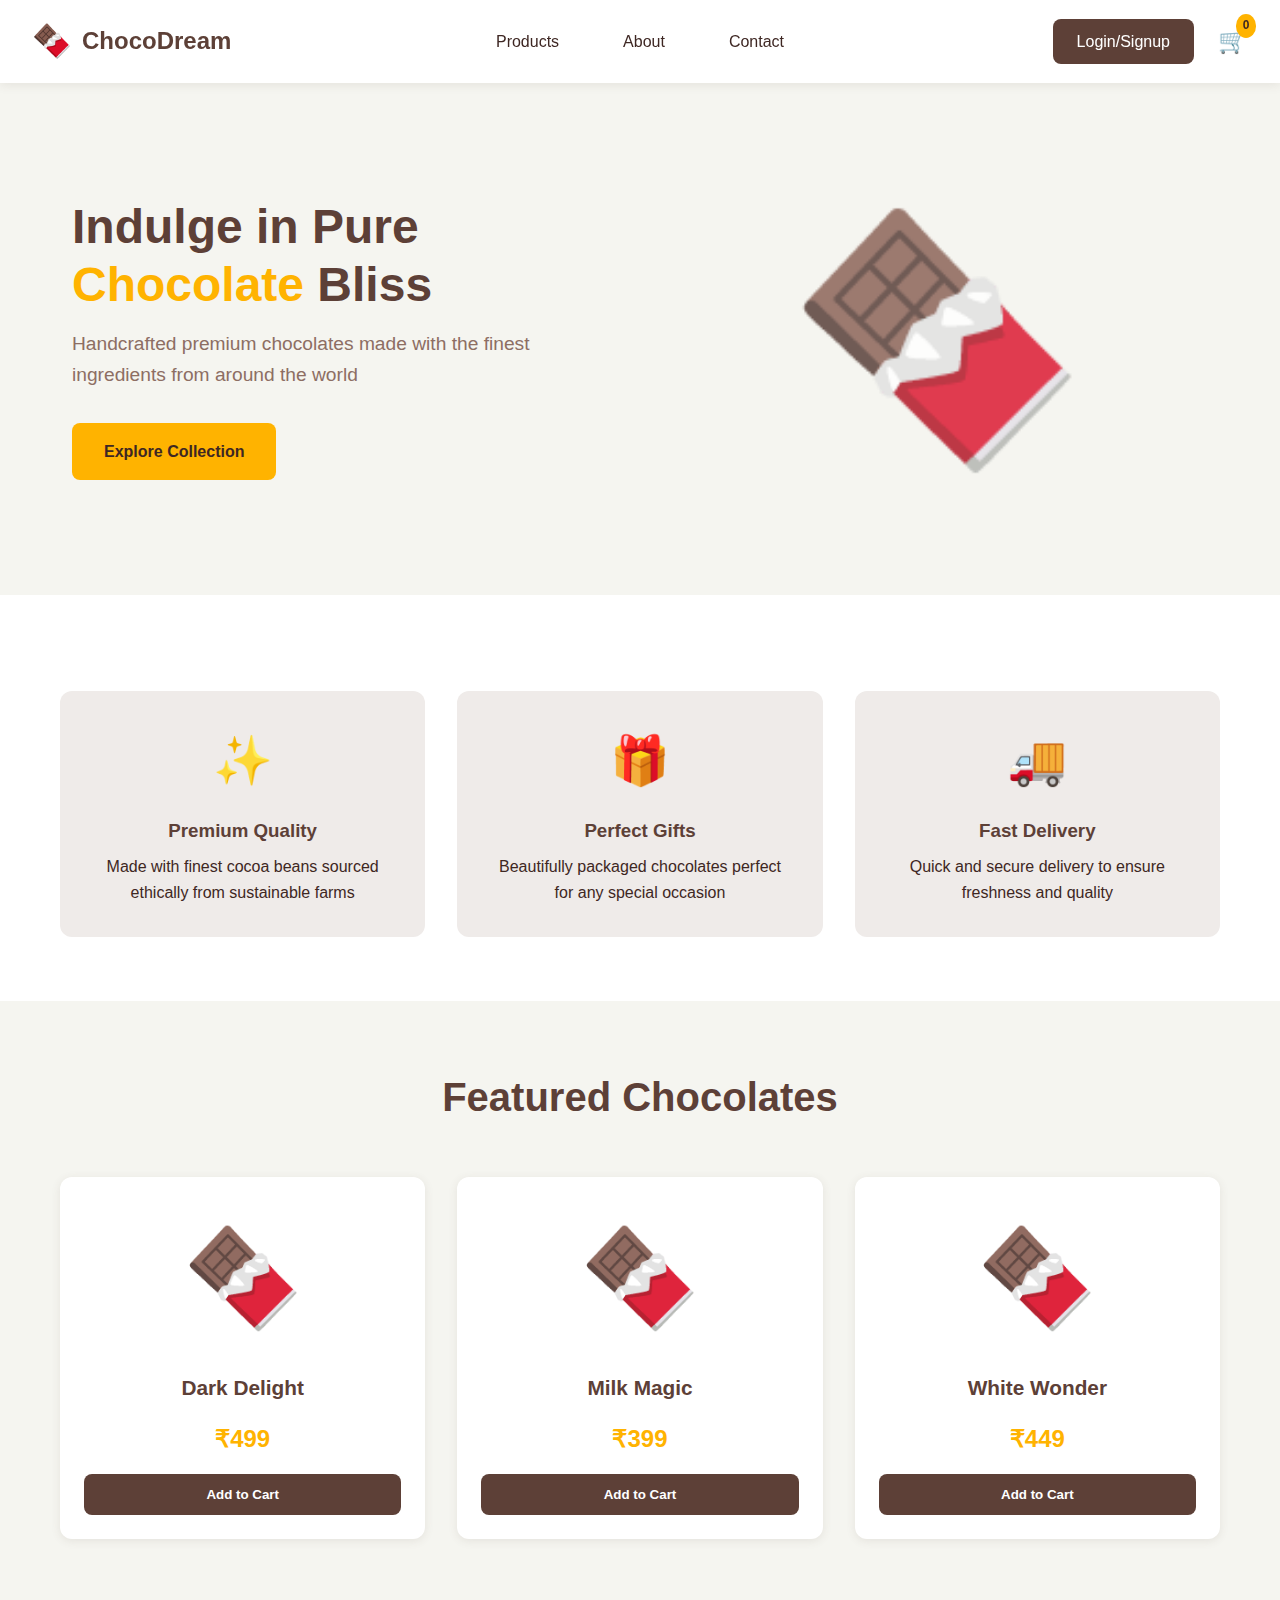
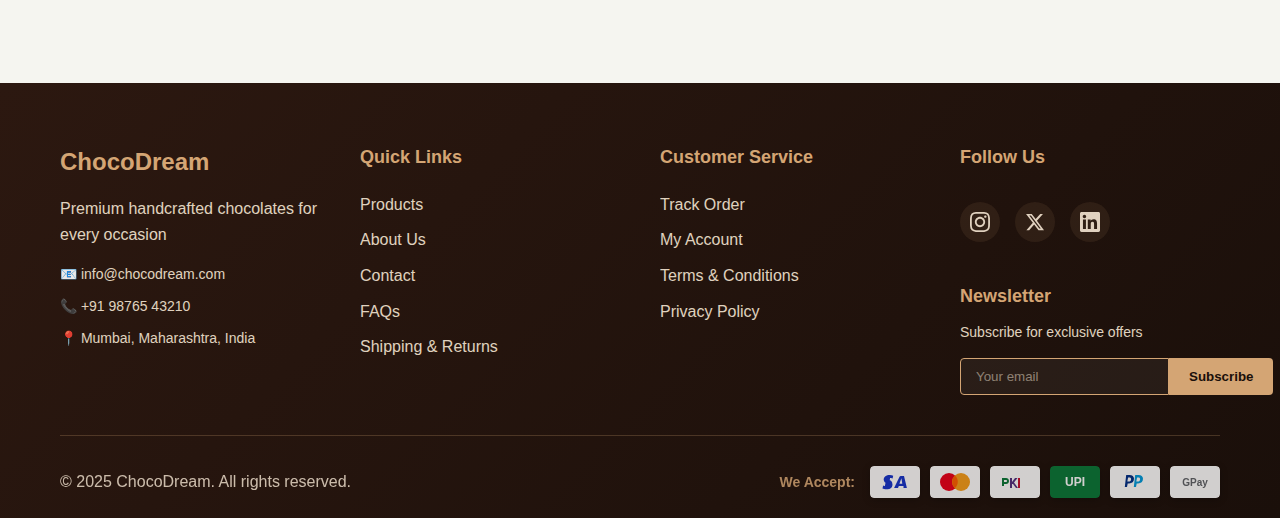
<file: index.html>
<!DOCTYPE html>
<html lang="en">
<head>
    <meta charset="UTF-8">
    <meta name="viewport" content="width=device-width, initial-scale=1.0">
    <title>ChocoDream - Premium Chocolate Experience</title>
    <link rel="stylesheet" href="css/style.css">
</head>
<body>
    <nav class="navbar" id="navbar">
        <div class="nav-container">
           <div class="nav-left">
    <a href="index.html" class="logo">
        <span class="logo-icon">🍫</span>
        <span class="brand-name">ChocoDream</span>
    </a>
</div>

            <div class="nav-toggle" id="navToggle">
                <span></span>
                <span></span>
                <span></span>
            </div>
            <div class="nav-center" id="navMenu">
                <a href="products.html">Products</a>
                <a href="about.html">About</a>
                <a href="contact.html">Contact</a>
            </div>
            <div class="nav-right">
                <a href="login.html" class="login-btn">Login/Signup</a>
                <div class="cart-icon" id="cartIcon">
                    🛒
                    <span class="cart-count" id="cartCount">0</span>
                </div>
            </div>
        </div>
    </nav>

    <main>
        <section class="hero">
            <div class="hero-content">
                <h1>Indulge in Pure <span class="highlight">Chocolate</span> Bliss</h1>
                <p>Handcrafted premium chocolates made with the finest ingredients from around the world</p>
                <a href="products.html" class="cta-button">Explore Collection</a>
            </div>
            <div class="hero-image">
                <div class="hero-placeholder">🍫</div>
            </div>
        </section>

        <section class="features">
            <div class="container">
                <div class="feature-grid">
                    <div class="feature-card">
                        <div class="feature-icon">✨</div>
                        <h3>Premium Quality</h3>
                        <p>Made with finest cocoa beans sourced ethically from sustainable farms</p>
                    </div>
                    <div class="feature-card">
                        <div class="feature-icon">🎁</div>
                        <h3>Perfect Gifts</h3>
                        <p>Beautifully packaged chocolates perfect for any special occasion</p>
                    </div>
                    <div class="feature-card">
                        <div class="feature-icon">🚚</div>
                        <h3>Fast Delivery</h3>
                        <p>Quick and secure delivery to ensure freshness and quality</p>
                    </div>
                </div>
            </div>
        </section>

        <section class="featured-products">
            <div class="container">
                <h2>Featured Chocolates</h2>
                <div class="product-grid">
                    <div class="product-card">
                        <div class="product-image">
                            <div class="product-placeholder">🍫</div>
                        </div>
                        <h3>Dark Delight</h3>
                        <p class="product-price">₹499</p>
                        <button class="add-to-cart-btn" data-id="1" data-name="Dark Delight" data-price="499">Add to Cart</button>
                    </div>
                    <div class="product-card">
                        <div class="product-image">
                            <div class="product-placeholder">🍫</div>
                        </div>
                        <h3>Milk Magic</h3>
                        <p class="product-price">₹399</p>
                        <button class="add-to-cart-btn" data-id="2" data-name="Milk Magic" data-price="399">Add to Cart</button>
                    </div>
                    <div class="product-card">
                        <div class="product-image">
                            <div class="product-placeholder">🍫</div>
                        </div>
                        <h3>White Wonder</h3>
                        <p class="product-price">₹449</p>
                        <button class="add-to-cart-btn" data-id="3" data-name="White Wonder" data-price="449">Add to Cart</button>
                    </div>
                </div>
            </div>
        </section>
    </main>

    <div class="cart-modal" id="cartModal">
        <div class="cart-content">
            <div class="cart-header">
                <h2>Shopping Cart</h2>
                <button class="close-cart" id="closeCart">&times;</button>
            </div>
            <div class="cart-items" id="cartItems"></div>
            <div class="cart-footer">
                <div class="cart-total">
                    <span>Total:</span>
                    <span id="cartTotal">₹0</span>
                </div>
                <button class="checkout-btn">Checkout</button>
            </div>
        </div>
    </div>

  <footer class="footer">
    <div class="container">
        <div class="footer-content">
            <div class="footer-section">
                <h3>ChocoDream</h3>
                <p>Premium handcrafted chocolates for every occasion</p>
                <div class="footer-contact">
                    <p>📧 info@chocodream.com</p>
                    <p>📞 +91 98765 43210</p>
                    <p>📍 Mumbai, Maharashtra, India</p>
                </div>
            </div>
            <div class="footer-section">
                <h4>Quick Links</h4>
                <a href="products.html">Products</a>
                <a href="about.html">About Us</a>
                <a href="contact.html">Contact</a>
                <a href="faq.html">FAQs</a>
                <a href="shipping.html">Shipping & Returns</a>
            </div>
            <div class="footer-section">
                <h4>Customer Service</h4>
                <a href="track-order.html">Track Order</a>
                <a href="my-account.html">My Account</a>
                <a href="terms.html">Terms & Conditions</a>
                <a href="privacy.html">Privacy Policy</a>
            </div>
            <div class="footer-section">
                <h4>Follow Us</h4>
                <div class="social-links">
                    <a href="https://instagram.com/chocodream" target="_blank" aria-label="Instagram">
                        <svg width="24" height="24" viewBox="0 0 24 24" fill="currentColor">
                            <path d="M12 2.163c3.204 0 3.584.012 4.85.07 3.252.148 4.771 1.691 4.919 4.919.058 1.265.069 1.645.069 4.849 0 3.205-.012 3.584-.069 4.849-.149 3.225-1.664 4.771-4.919 4.919-1.266.058-1.644.07-4.85.07-3.204 0-3.584-.012-4.849-.07-3.26-.149-4.771-1.699-4.919-4.92-.058-1.265-.07-1.644-.07-4.849 0-3.204.013-3.583.07-4.849.149-3.227 1.664-4.771 4.919-4.919 1.266-.057 1.645-.069 4.849-.069zm0-2.163c-3.259 0-3.667.014-4.947.072-4.358.2-6.78 2.618-6.98 6.98-.059 1.281-.073 1.689-.073 4.948 0 3.259.014 3.668.072 4.948.2 4.358 2.618 6.78 6.98 6.98 1.281.058 1.689.072 4.948.072 3.259 0 3.668-.014 4.948-.072 4.354-.2 6.782-2.618 6.979-6.98.059-1.28.073-1.689.073-4.948 0-3.259-.014-3.667-.072-4.947-.196-4.354-2.617-6.78-6.979-6.98-1.281-.059-1.69-.073-4.949-.073zm0 5.838c-3.403 0-6.162 2.759-6.162 6.162s2.759 6.163 6.162 6.163 6.162-2.759 6.162-6.163c0-3.403-2.759-6.162-6.162-6.162zm0 10.162c-2.209 0-4-1.79-4-4 0-2.209 1.791-4 4-4s4 1.791 4 4c0 2.21-1.791 4-4 4zm6.406-11.845c-.796 0-1.441.645-1.441 1.44s.645 1.44 1.441 1.44c.795 0 1.439-.645 1.439-1.44s-.644-1.44-1.439-1.44z"/>
                        </svg>
                    </a>
                    <a href="https://twitter.com/chocodream" target="_blank" aria-label="Twitter">
                        <svg width="24" height="24" viewBox="0 0 24 24" fill="currentColor">
                            <path d="M18.244 2.25h3.308l-7.227 8.26 8.502 11.24H16.17l-5.214-6.817L4.99 21.75H1.68l7.73-8.835L1.254 2.25H8.08l4.713 6.231zm-1.161 17.52h1.833L7.084 4.126H5.117z"/>
                        </svg>
                    </a>
                    <a href="https://linkedin.com/company/chocodream" target="_blank" aria-label="LinkedIn">
                        <svg width="24" height="24" viewBox="0 0 24 24" fill="currentColor">
                            <path d="M20.447 20.452h-3.554v-5.569c0-1.328-.027-3.037-1.852-3.037-1.853 0-2.136 1.445-2.136 2.939v5.667H9.351V9h3.414v1.561h.046c.477-.9 1.637-1.85 3.37-1.85 3.601 0 4.267 2.37 4.267 5.455v6.286zM5.337 7.433c-1.144 0-2.063-.926-2.063-2.065 0-1.138.92-2.063 2.063-2.063 1.14 0 2.064.925 2.064 2.063 0 1.139-.925 2.065-2.064 2.065zm1.782 13.019H3.555V9h3.564v11.452zM22.225 0H1.771C.792 0 0 .774 0 1.729v20.542C0 23.227.792 24 1.771 24h20.451C23.2 24 24 23.227 24 22.271V1.729C24 .774 23.2 0 22.222 0h.003z"/>
                        </svg>
                    </a>
                </div>
                <div class="newsletter">
                    <h4>Newsletter</h4>
                    <p>Subscribe for exclusive offers</p>
                    <form class="newsletter-form">
                        <input type="email" placeholder="Your email" required>
                        <button type="submit">Subscribe</button>
                    </form>
                </div>
            </div>
        </div>
        <div class="footer-bottom">
            <p>&copy; 2025 ChocoDream. All rights reserved.</p>
            <div class="payment-methods">
                <span>We Accept:</span>
                <div class="payment-icons">
                    <!-- Visa -->
                    <svg width="50" height="32" viewBox="0 0 50 32" fill="none">
                        <rect width="50" height="32" rx="4" fill="white"/>
                        <path d="M20.5 10h-3.7l-2.3 12h3.7l2.3-12zm8.9 7.7l2-5.4.9 5.4h-2.9zm4.1 4.3h3.4l-2.9-12h-3.1c-.7 0-1.3.4-1.5 1l-5.3 11h3.9l.8-2.1h4.7zm-11.2-4.6c0-3.2-4.4-3.4-4.4-4.8 0-.4.4-.9 1.3-.9 1.2 0 2.6.4 3.4.9l.6-2.9c-.9-.3-2-.6-3.4-.6-3.6 0-6.1 1.9-6.1 4.6 0 2 1.8 3.1 3.1 3.8 1.4.7 1.9 1.1 1.9 1.7 0 .9-1.1 1.3-2.1 1.3-1.8 0-2.7-.5-3.5-.9l-.6 3c.8.4 2.3.7 3.8.7 3.8.1 6.2-1.8 6.2-4.9z" fill="#1434CB"/>
                    </svg>
                    
                    <!-- Mastercard -->
                    <svg width="50" height="32" viewBox="0 0 50 32" fill="none">
                        <rect width="50" height="32" rx="4" fill="white"/>
                        <circle cx="19" cy="16" r="9" fill="#EB001B"/>
                        <circle cx="31" cy="16" r="9" fill="#F79E1B"/>
                        <path d="M25 9.5c-1.7 1.5-2.8 3.7-2.8 6.2s1.1 4.7 2.8 6.2c1.7-1.5 2.8-3.7 2.8-6.2s-1.1-4.7-2.8-6.2z" fill="#FF5F00"/>
                    </svg>
                    
                    <!-- RuPay -->
                    <svg width="50" height="32" viewBox="0 0 50 32" fill="none">
                        <rect width="50" height="32" rx="4" fill="white"/>
                        <path d="M12 12h4c1.7 0 3 1.3 3 3s-1.3 3-3 3h-2v2h-2v-8zm2 4h2c.6 0 1-.4 1-1s-.4-1-1-1h-2v2z" fill="#097939"/>
                        <path d="M22 18v4h-2v-10h2v4l3-4h2.5l-3.5 4.5 4 5.5H26l-3-4z" fill="#523080"/>
                        <path d="M30 12v10h-2v-10h2z" fill="#C8102E"/>
                    </svg>
                    
                    <!-- UPI -->
                    <svg width="50" height="32" viewBox="0 0 50 32" fill="none">
                        <rect width="50" height="32" rx="4" fill="#097939"/>
                        <text x="50%" y="50%" text-anchor="middle" dy=".35em" fill="white" font-family="Arial" font-size="12" font-weight="bold">UPI</text>
                    </svg>
                    
                    <!-- PayPal -->
                    <svg width="50" height="32" viewBox="0 0 50 32" fill="none">
                        <rect width="50" height="32" rx="4" fill="white"/>
                        <path d="M19.5 9c2.8 0 4.5 1.4 4.5 3.8 0 2.8-2 4.7-4.9 4.7h-1.4l-.7 3.5h-2.2L16.2 9h3.3zm-.8 6.5c1.4 0 2.4-.9 2.4-2.3 0-1-.6-1.7-1.8-1.7h-1.2l-.8 4h1.4z" fill="#003087"/>
                        <path d="M28.5 9c2.8 0 4.5 1.4 4.5 3.8 0 2.8-2 4.7-4.9 4.7h-1.4l-.7 3.5h-2.2L25.2 9h3.3zm-.8 6.5c1.4 0 2.4-.9 2.4-2.3 0-1-.6-1.7-1.8-1.7h-1.2l-.8 4h1.4z" fill="#009CDE"/>
                    </svg>
                    
                    <!-- Google Pay -->
                    <svg width="50" height="32" viewBox="0 0 50 32" fill="none">
                        <rect width="50" height="32" rx="4" fill="white"/>
                        <text x="50%" y="50%" text-anchor="middle" dy=".35em" fill="#5F6368" font-family="Arial" font-size="10" font-weight="bold">GPay</text>
                    </svg>
                </div>
            </div>
        </div>
    </div>
</footer>

<style>
.footer {
    background: linear-gradient(135deg, #2c1810 0%, #1a0f0a 100%);
    color: #f5e6d3;
    padding: 60px 0 20px;
    margin-top: 80px;
}

.container {
    max-width: 1200px;
    margin: 0 auto;
    padding: 0 20px;
}

.footer-content {
    display: grid;
    grid-template-columns: repeat(auto-fit, minmax(250px, 1fr));
    gap: 40px;
    margin-bottom: 40px;
}

.footer-section h3 {
    color: #d4a574;
    font-size: 24px;
    margin-bottom: 15px;
}

.footer-section h4 {
    color: #d4a574;
    font-size: 18px;
    margin-bottom: 20px;
}

.footer-section p {
    line-height: 1.6;
    margin-bottom: 15px;
    color: #f5e6d3;
}

.footer-contact p {
    margin: 10px 0;
    font-size: 14px;
}

.footer-section a {
    display: block;
    color: #f5e6d3;
    text-decoration: none;
    margin: 10px 0;
    transition: color 0.3s;
}

.footer-section a:hover {
    color: #d4a574;
}

.social-links {
    display: flex;
    gap: 15px;
    margin-bottom: 30px;
}

.social-links a {
    display: flex;
    align-items: center;
    justify-content: center;
    width: 40px;
    height: 40px;
    background: rgba(212, 165, 116, 0.1);
    border-radius: 50%;
    transition: all 0.3s;
}

.social-links a:hover {
    background: #d4a574;
    color: #1a0f0a;
    transform: translateY(-3px);
}

.social-links svg {
    width: 20px;
    height: 20px;
}

.newsletter {
    margin-top: 20px;
}

.newsletter h4 {
    margin-bottom: 10px;
}

.newsletter p {
    font-size: 14px;
    margin-bottom: 10px;
}

.newsletter-form {
    display: flex;
    margin-top: 15px;
}

.newsletter-form input {
    flex: 1;
    padding: 10px 15px;
    border: 1px solid #d4a574;
    background: rgba(255, 255, 255, 0.05);
    color: #f5e6d3;
    border-radius: 4px 0 0 4px;
    outline: none;
}

.newsletter-form input::placeholder {
    color: rgba(245, 230, 211, 0.5);
}

.newsletter-form button {
    padding: 10px 20px;
    background: #d4a574;
    color: #1a0f0a;
    border: none;
    border-radius: 0 4px 4px 0;
    cursor: pointer;
    font-weight: 600;
    transition: background 0.3s;
}

.newsletter-form button:hover {
    background: #c89961;
}

.footer-bottom {
    display: flex;
    justify-content: space-between;
    align-items: center;
    padding-top: 30px;
    border-top: 1px solid rgba(212, 165, 116, 0.3);
    flex-wrap: wrap;
    gap: 20px;
}

.footer-bottom p {
    margin: 0;
}

.payment-methods {
    display: flex;
    align-items: center;
    gap: 15px;
}

.payment-methods span {
    font-size: 14px;
    color: #d4a574;
    font-weight: 600;
}

.payment-icons {
    display: flex;
    gap: 10px;
    flex-wrap: wrap;
}

.payment-icons svg {
    box-shadow: 0 2px 8px rgba(0, 0, 0, 0.3);
    border-radius: 4px;
    transition: transform 0.3s;
}

.payment-icons svg:hover {
    transform: translateY(-2px);
}

@media (max-width: 768px) {
    .footer-content {
        grid-template-columns: 1fr;
    }
    
    .footer-bottom {
        flex-direction: column;
        text-align: center;
    }
    
    .payment-methods {
        flex-direction: column;
        text-align: center;
    }
    
    .payment-icons {
        justify-content: center;
    }
}
</style>



    <div class="toast" id="toast"></div>

   <!-- At the end of body, before closing </body> tag -->
<script src="js/cart.js"></script>
<script src="js/validation.js"></script>
<script src="js/main.js"></script>

</body>
</html>
</file>
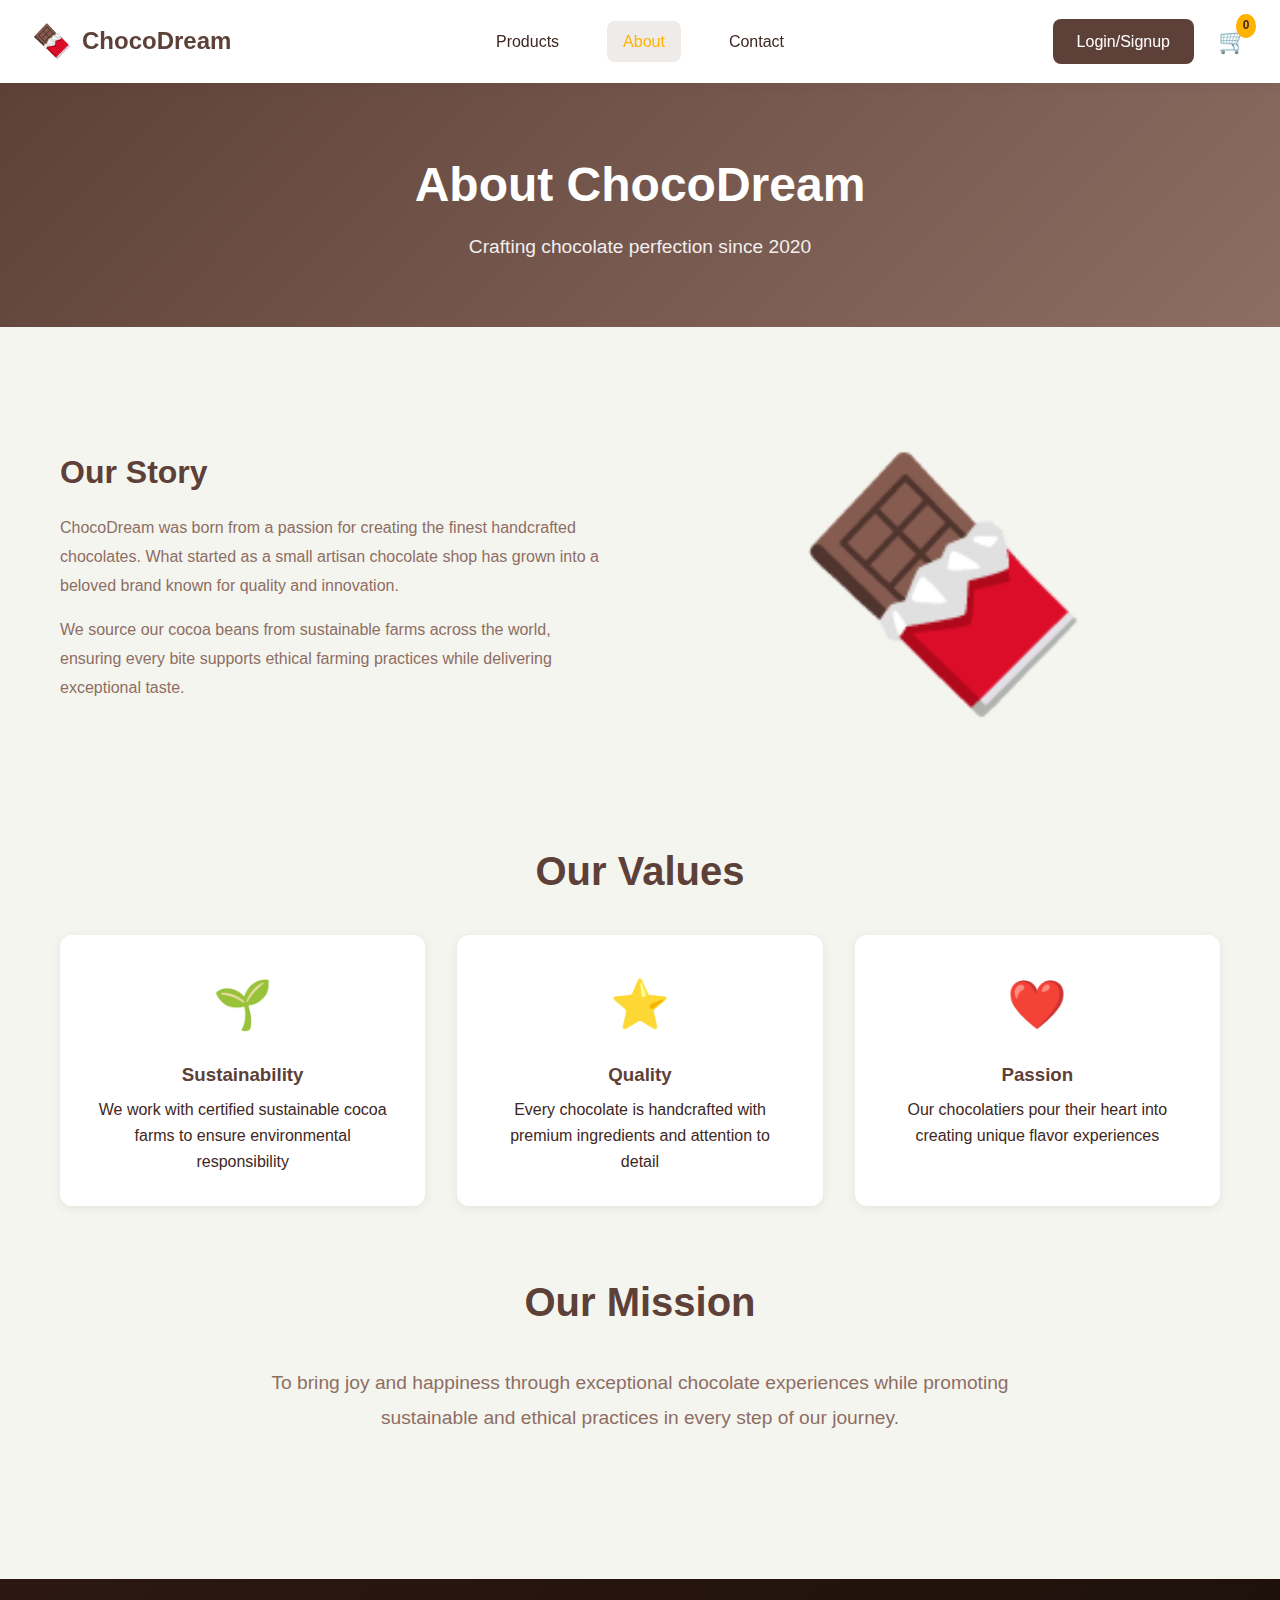
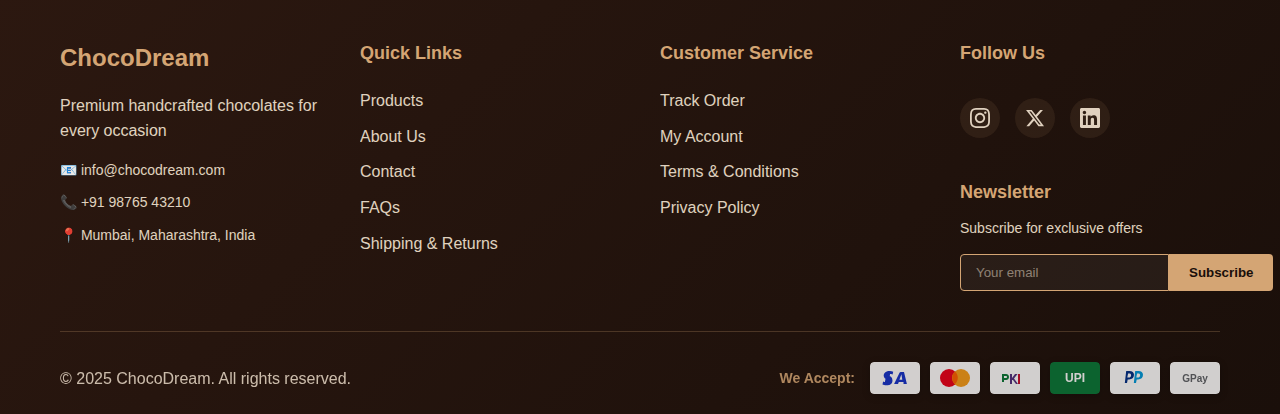
<file: about.html>
<!DOCTYPE html>
<html lang="en">
<head>
    <meta charset="UTF-8">
    <meta name="viewport" content="width=device-width, initial-scale=1.0">
    <title>About - ChocoDream</title>
    <link rel="stylesheet" href="css/style.css">
</head>
<body>
    <nav class="navbar" id="navbar">
        <div class="nav-container">
            <div class="nav-left">
    <a href="index.html" class="logo">
        <span class="logo-icon">🍫</span>
        <span class="brand-name">ChocoDream</span>
    </a>
</div>

            <div class="nav-toggle" id="navToggle">
                <span></span>
                <span></span>
                <span></span>
            </div>
            <div class="nav-center" id="navMenu">
                <a href="products.html">Products</a>
                <a href="about.html" class="active">About</a>
                <a href="contact.html">Contact</a>
            </div>
            <div class="nav-right">
                <a href="login.html" class="login-btn">Login/Signup</a>
                <div class="cart-icon" id="cartIcon">
                    🛒
                    <span class="cart-count" id="cartCount">0</span>
                </div>
            </div>
        </div>
    </nav>

    <main>
        <section class="page-header">
            <div class="container">
                <h1>About ChocoDream</h1>
                <p>Crafting chocolate perfection since 2020</p>
            </div>
        </section>

        <section class="about-content">
            <div class="container">
                <div class="about-grid">
                    <div class="about-text">
                        <h2>Our Story</h2>
                        <p>ChocoDream was born from a passion for creating the finest handcrafted chocolates. What started as a small artisan chocolate shop has grown into a beloved brand known for quality and innovation.</p>
                        <p>We source our cocoa beans from sustainable farms across the world, ensuring every bite supports ethical farming practices while delivering exceptional taste.</p>
                    </div>
                    <div class="about-image">
                        <div class="about-placeholder">🍫</div>
                    </div>
                </div>

                <div class="values-section">
                    <h2>Our Values</h2>
                    <div class="values-grid">
                        <div class="value-card">
                            <div class="value-icon">🌱</div>
                            <h3>Sustainability</h3>
                            <p>We work with certified sustainable cocoa farms to ensure environmental responsibility</p>
                        </div>
                        <div class="value-card">
                            <div class="value-icon">⭐</div>
                            <h3>Quality</h3>
                            <p>Every chocolate is handcrafted with premium ingredients and attention to detail</p>
                        </div>
                        <div class="value-card">
                            <div class="value-icon">❤️</div>
                            <h3>Passion</h3>
                            <p>Our chocolatiers pour their heart into creating unique flavor experiences</p>
                        </div>
                    </div>
                </div>

                <div class="mission-section">
                    <h2>Our Mission</h2>
                    <p>To bring joy and happiness through exceptional chocolate experiences while promoting sustainable and ethical practices in every step of our journey.</p>
                </div>
            </div>
        </section>
    </main>

    <div class="cart-modal" id="cartModal">
        <div class="cart-content">
            <div class="cart-header">
                <h2>Shopping Cart</h2>
                <button class="close-cart" id="closeCart">&times;</button>
            </div>
            <div class="cart-items" id="cartItems"></div>
            <div class="cart-footer">
                <div class="cart-total">
                    <span>Total:</span>
                    <span id="cartTotal">₹0</span>
                </div>
                <button class="checkout-btn">Checkout</button>
            </div>
        </div>
    </div>
<footer class="footer">
    <div class="container">
        <div class="footer-content">
            <div class="footer-section">
                <h3>ChocoDream</h3>
                <p>Premium handcrafted chocolates for every occasion</p>
                <div class="footer-contact">
                    <p>📧 info@chocodream.com</p>
                    <p>📞 +91 98765 43210</p>
                    <p>📍 Mumbai, Maharashtra, India</p>
                </div>
            </div>
            <div class="footer-section">
                <h4>Quick Links</h4>
                <a href="products.html">Products</a>
                <a href="about.html">About Us</a>
                <a href="contact.html">Contact</a>
                <a href="faq.html">FAQs</a>
                <a href="shipping.html">Shipping & Returns</a>
            </div>
            <div class="footer-section">
                <h4>Customer Service</h4>
                <a href="track-order.html">Track Order</a>
                <a href="my-account.html">My Account</a>
                <a href="terms.html">Terms & Conditions</a>
                <a href="privacy.html">Privacy Policy</a>
            </div>
            <div class="footer-section">
                <h4>Follow Us</h4>
                <div class="social-links">
                    <a href="https://instagram.com/chocodream" target="_blank" aria-label="Instagram">
                        <svg width="24" height="24" viewBox="0 0 24 24" fill="currentColor">
                            <path d="M12 2.163c3.204 0 3.584.012 4.85.07 3.252.148 4.771 1.691 4.919 4.919.058 1.265.069 1.645.069 4.849 0 3.205-.012 3.584-.069 4.849-.149 3.225-1.664 4.771-4.919 4.919-1.266.058-1.644.07-4.85.07-3.204 0-3.584-.012-4.849-.07-3.26-.149-4.771-1.699-4.919-4.92-.058-1.265-.07-1.644-.07-4.849 0-3.204.013-3.583.07-4.849.149-3.227 1.664-4.771 4.919-4.919 1.266-.057 1.645-.069 4.849-.069zm0-2.163c-3.259 0-3.667.014-4.947.072-4.358.2-6.78 2.618-6.98 6.98-.059 1.281-.073 1.689-.073 4.948 0 3.259.014 3.668.072 4.948.2 4.358 2.618 6.78 6.98 6.98 1.281.058 1.689.072 4.948.072 3.259 0 3.668-.014 4.948-.072 4.354-.2 6.782-2.618 6.979-6.98.059-1.28.073-1.689.073-4.948 0-3.259-.014-3.667-.072-4.947-.196-4.354-2.617-6.78-6.979-6.98-1.281-.059-1.69-.073-4.949-.073zm0 5.838c-3.403 0-6.162 2.759-6.162 6.162s2.759 6.163 6.162 6.163 6.162-2.759 6.162-6.163c0-3.403-2.759-6.162-6.162-6.162zm0 10.162c-2.209 0-4-1.79-4-4 0-2.209 1.791-4 4-4s4 1.791 4 4c0 2.21-1.791 4-4 4zm6.406-11.845c-.796 0-1.441.645-1.441 1.44s.645 1.44 1.441 1.44c.795 0 1.439-.645 1.439-1.44s-.644-1.44-1.439-1.44z"/>
                        </svg>
                    </a>
                    <a href="https://twitter.com/chocodream" target="_blank" aria-label="Twitter">
                        <svg width="24" height="24" viewBox="0 0 24 24" fill="currentColor">
                            <path d="M18.244 2.25h3.308l-7.227 8.26 8.502 11.24H16.17l-5.214-6.817L4.99 21.75H1.68l7.73-8.835L1.254 2.25H8.08l4.713 6.231zm-1.161 17.52h1.833L7.084 4.126H5.117z"/>
                        </svg>
                    </a>
                    <a href="https://linkedin.com/company/chocodream" target="_blank" aria-label="LinkedIn">
                        <svg width="24" height="24" viewBox="0 0 24 24" fill="currentColor">
                            <path d="M20.447 20.452h-3.554v-5.569c0-1.328-.027-3.037-1.852-3.037-1.853 0-2.136 1.445-2.136 2.939v5.667H9.351V9h3.414v1.561h.046c.477-.9 1.637-1.85 3.37-1.85 3.601 0 4.267 2.37 4.267 5.455v6.286zM5.337 7.433c-1.144 0-2.063-.926-2.063-2.065 0-1.138.92-2.063 2.063-2.063 1.14 0 2.064.925 2.064 2.063 0 1.139-.925 2.065-2.064 2.065zm1.782 13.019H3.555V9h3.564v11.452zM22.225 0H1.771C.792 0 0 .774 0 1.729v20.542C0 23.227.792 24 1.771 24h20.451C23.2 24 24 23.227 24 22.271V1.729C24 .774 23.2 0 22.222 0h.003z"/>
                        </svg>
                    </a>
                </div>
                <div class="newsletter">
                    <h4>Newsletter</h4>
                    <p>Subscribe for exclusive offers</p>
                    <form class="newsletter-form">
                        <input type="email" placeholder="Your email" required>
                        <button type="submit">Subscribe</button>
                    </form>
                </div>
            </div>
        </div>
        <div class="footer-bottom">
            <p>&copy; 2025 ChocoDream. All rights reserved.</p>
            <div class="payment-methods">
                <span>We Accept:</span>
                <div class="payment-icons">
                    <!-- Visa -->
                    <svg width="50" height="32" viewBox="0 0 50 32" fill="none">
                        <rect width="50" height="32" rx="4" fill="white"/>
                        <path d="M20.5 10h-3.7l-2.3 12h3.7l2.3-12zm8.9 7.7l2-5.4.9 5.4h-2.9zm4.1 4.3h3.4l-2.9-12h-3.1c-.7 0-1.3.4-1.5 1l-5.3 11h3.9l.8-2.1h4.7zm-11.2-4.6c0-3.2-4.4-3.4-4.4-4.8 0-.4.4-.9 1.3-.9 1.2 0 2.6.4 3.4.9l.6-2.9c-.9-.3-2-.6-3.4-.6-3.6 0-6.1 1.9-6.1 4.6 0 2 1.8 3.1 3.1 3.8 1.4.7 1.9 1.1 1.9 1.7 0 .9-1.1 1.3-2.1 1.3-1.8 0-2.7-.5-3.5-.9l-.6 3c.8.4 2.3.7 3.8.7 3.8.1 6.2-1.8 6.2-4.9z" fill="#1434CB"/>
                    </svg>
                    
                    <!-- Mastercard -->
                    <svg width="50" height="32" viewBox="0 0 50 32" fill="none">
                        <rect width="50" height="32" rx="4" fill="white"/>
                        <circle cx="19" cy="16" r="9" fill="#EB001B"/>
                        <circle cx="31" cy="16" r="9" fill="#F79E1B"/>
                        <path d="M25 9.5c-1.7 1.5-2.8 3.7-2.8 6.2s1.1 4.7 2.8 6.2c1.7-1.5 2.8-3.7 2.8-6.2s-1.1-4.7-2.8-6.2z" fill="#FF5F00"/>
                    </svg>
                    
                    <!-- RuPay -->
                    <svg width="50" height="32" viewBox="0 0 50 32" fill="none">
                        <rect width="50" height="32" rx="4" fill="white"/>
                        <path d="M12 12h4c1.7 0 3 1.3 3 3s-1.3 3-3 3h-2v2h-2v-8zm2 4h2c.6 0 1-.4 1-1s-.4-1-1-1h-2v2z" fill="#097939"/>
                        <path d="M22 18v4h-2v-10h2v4l3-4h2.5l-3.5 4.5 4 5.5H26l-3-4z" fill="#523080"/>
                        <path d="M30 12v10h-2v-10h2z" fill="#C8102E"/>
                    </svg>
                    
                    <!-- UPI -->
                    <svg width="50" height="32" viewBox="0 0 50 32" fill="none">
                        <rect width="50" height="32" rx="4" fill="#097939"/>
                        <text x="50%" y="50%" text-anchor="middle" dy=".35em" fill="white" font-family="Arial" font-size="12" font-weight="bold">UPI</text>
                    </svg>
                    
                    <!-- PayPal -->
                    <svg width="50" height="32" viewBox="0 0 50 32" fill="none">
                        <rect width="50" height="32" rx="4" fill="white"/>
                        <path d="M19.5 9c2.8 0 4.5 1.4 4.5 3.8 0 2.8-2 4.7-4.9 4.7h-1.4l-.7 3.5h-2.2L16.2 9h3.3zm-.8 6.5c1.4 0 2.4-.9 2.4-2.3 0-1-.6-1.7-1.8-1.7h-1.2l-.8 4h1.4z" fill="#003087"/>
                        <path d="M28.5 9c2.8 0 4.5 1.4 4.5 3.8 0 2.8-2 4.7-4.9 4.7h-1.4l-.7 3.5h-2.2L25.2 9h3.3zm-.8 6.5c1.4 0 2.4-.9 2.4-2.3 0-1-.6-1.7-1.8-1.7h-1.2l-.8 4h1.4z" fill="#009CDE"/>
                    </svg>
                    
                    <!-- Google Pay -->
                    <svg width="50" height="32" viewBox="0 0 50 32" fill="none">
                        <rect width="50" height="32" rx="4" fill="white"/>
                        <text x="50%" y="50%" text-anchor="middle" dy=".35em" fill="#5F6368" font-family="Arial" font-size="10" font-weight="bold">GPay</text>
                    </svg>
                </div>
            </div>
        </div>
    </div>
</footer>

<style>
.footer {
    background: linear-gradient(135deg, #2c1810 0%, #1a0f0a 100%);
    color: #f5e6d3;
    padding: 60px 0 20px;
    margin-top: 80px;
}

.container {
    max-width: 1200px;
    margin: 0 auto;
    padding: 0 20px;
}

.footer-content {
    display: grid;
    grid-template-columns: repeat(auto-fit, minmax(250px, 1fr));
    gap: 40px;
    margin-bottom: 40px;
}

.footer-section h3 {
    color: #d4a574;
    font-size: 24px;
    margin-bottom: 15px;
}

.footer-section h4 {
    color: #d4a574;
    font-size: 18px;
    margin-bottom: 20px;
}

.footer-section p {
    line-height: 1.6;
    margin-bottom: 15px;
    color: #f5e6d3;
}

.footer-contact p {
    margin: 10px 0;
    font-size: 14px;
}

.footer-section a {
    display: block;
    color: #f5e6d3;
    text-decoration: none;
    margin: 10px 0;
    transition: color 0.3s;
}

.footer-section a:hover {
    color: #d4a574;
}

.social-links {
    display: flex;
    gap: 15px;
    margin-bottom: 30px;
}

.social-links a {
    display: flex;
    align-items: center;
    justify-content: center;
    width: 40px;
    height: 40px;
    background: rgba(212, 165, 116, 0.1);
    border-radius: 50%;
    transition: all 0.3s;
}

.social-links a:hover {
    background: #d4a574;
    color: #1a0f0a;
    transform: translateY(-3px);
}

.social-links svg {
    width: 20px;
    height: 20px;
}

.newsletter {
    margin-top: 20px;
}

.newsletter h4 {
    margin-bottom: 10px;
}

.newsletter p {
    font-size: 14px;
    margin-bottom: 10px;
}

.newsletter-form {
    display: flex;
    margin-top: 15px;
}

.newsletter-form input {
    flex: 1;
    padding: 10px 15px;
    border: 1px solid #d4a574;
    background: rgba(255, 255, 255, 0.05);
    color: #f5e6d3;
    border-radius: 4px 0 0 4px;
    outline: none;
}

.newsletter-form input::placeholder {
    color: rgba(245, 230, 211, 0.5);
}

.newsletter-form button {
    padding: 10px 20px;
    background: #d4a574;
    color: #1a0f0a;
    border: none;
    border-radius: 0 4px 4px 0;
    cursor: pointer;
    font-weight: 600;
    transition: background 0.3s;
}

.newsletter-form button:hover {
    background: #c89961;
}

.footer-bottom {
    display: flex;
    justify-content: space-between;
    align-items: center;
    padding-top: 30px;
    border-top: 1px solid rgba(212, 165, 116, 0.3);
    flex-wrap: wrap;
    gap: 20px;
}

.footer-bottom p {
    margin: 0;
}

.payment-methods {
    display: flex;
    align-items: center;
    gap: 15px;
}

.payment-methods span {
    font-size: 14px;
    color: #d4a574;
    font-weight: 600;
}

.payment-icons {
    display: flex;
    gap: 10px;
    flex-wrap: wrap;
}

.payment-icons svg {
    box-shadow: 0 2px 8px rgba(0, 0, 0, 0.3);
    border-radius: 4px;
    transition: transform 0.3s;
}

.payment-icons svg:hover {
    transform: translateY(-2px);
}

@media (max-width: 768px) {
    .footer-content {
        grid-template-columns: 1fr;
    }
    
    .footer-bottom {
        flex-direction: column;
        text-align: center;
    }
    
    .payment-methods {
        flex-direction: column;
        text-align: center;
    }
    
    .payment-icons {
        justify-content: center;
    }
}
</style>



    <div class="toast" id="toast"></div>
<!-- At the end of body, before closing </body> tag -->
<script src="js/cart.js"></script>
<script src="js/validation.js"></script>
<script src="js/main.js"></script>

</body>
</html>
</file>
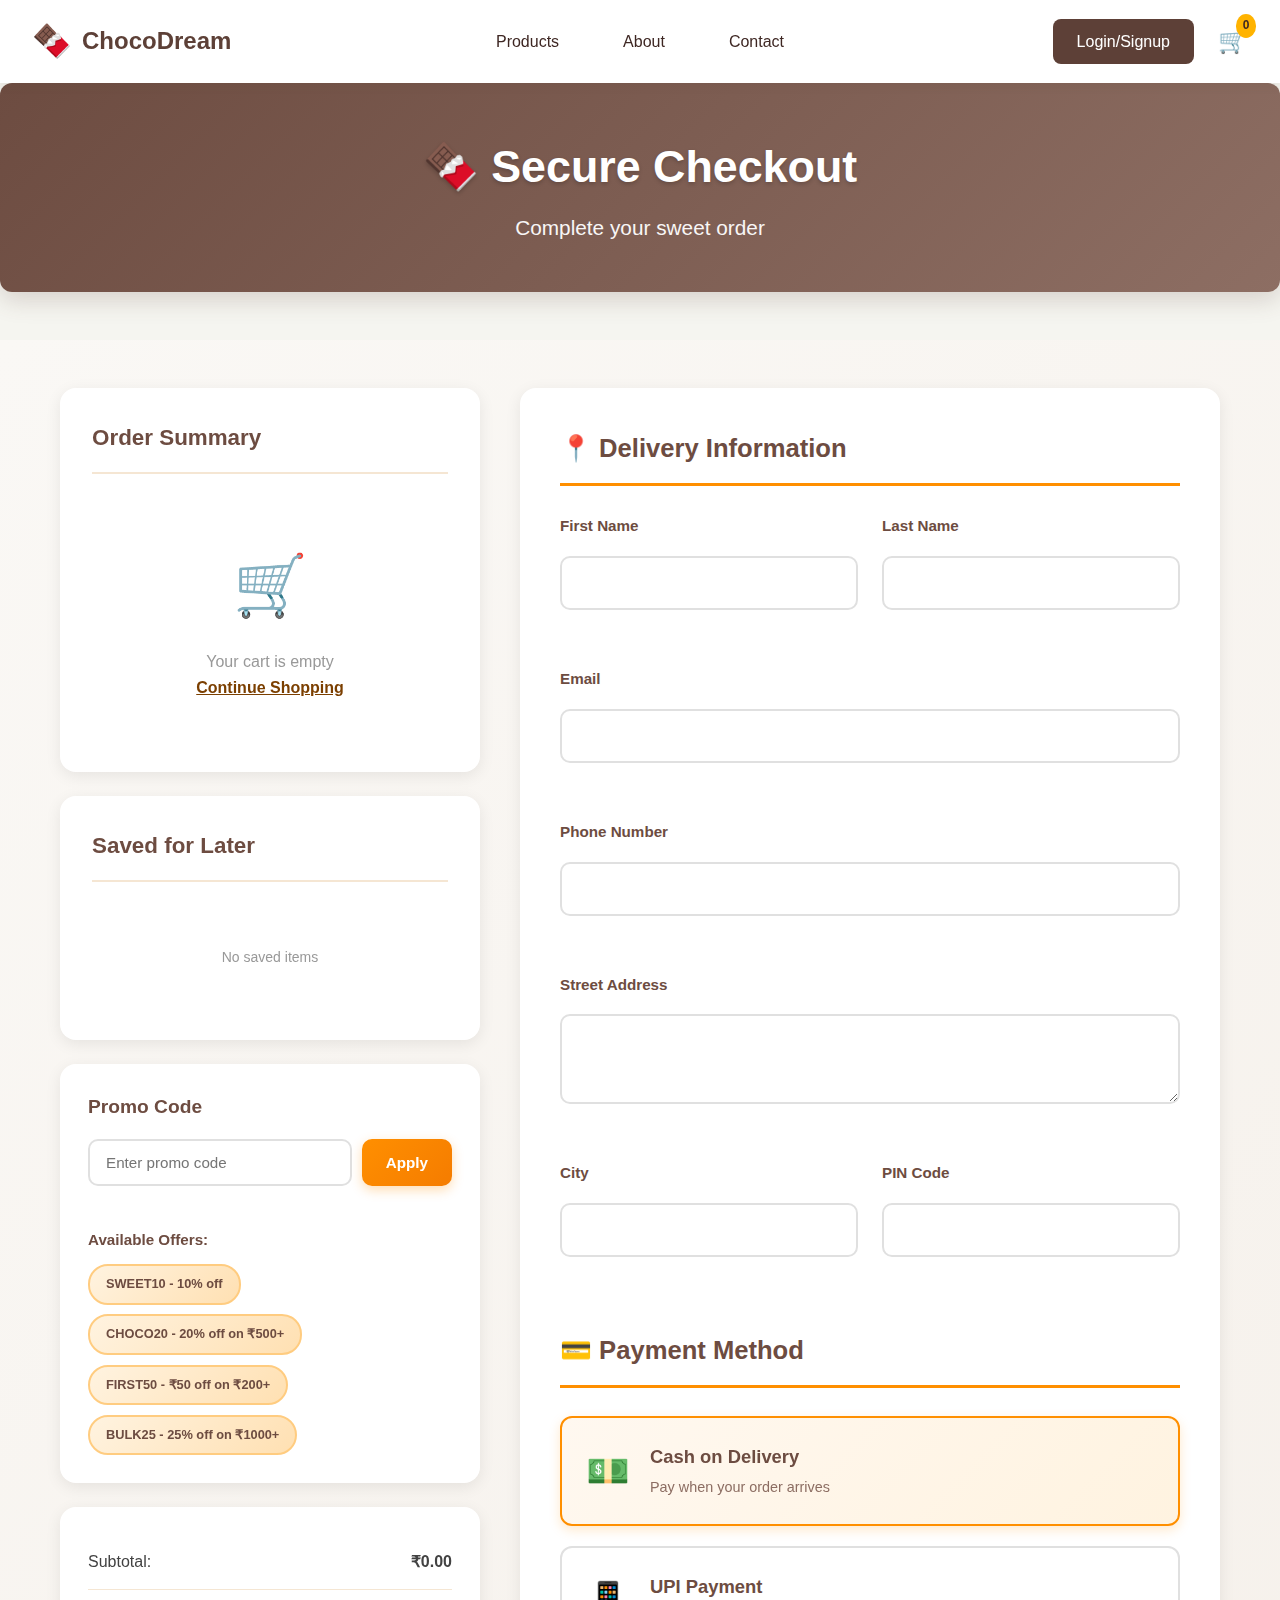
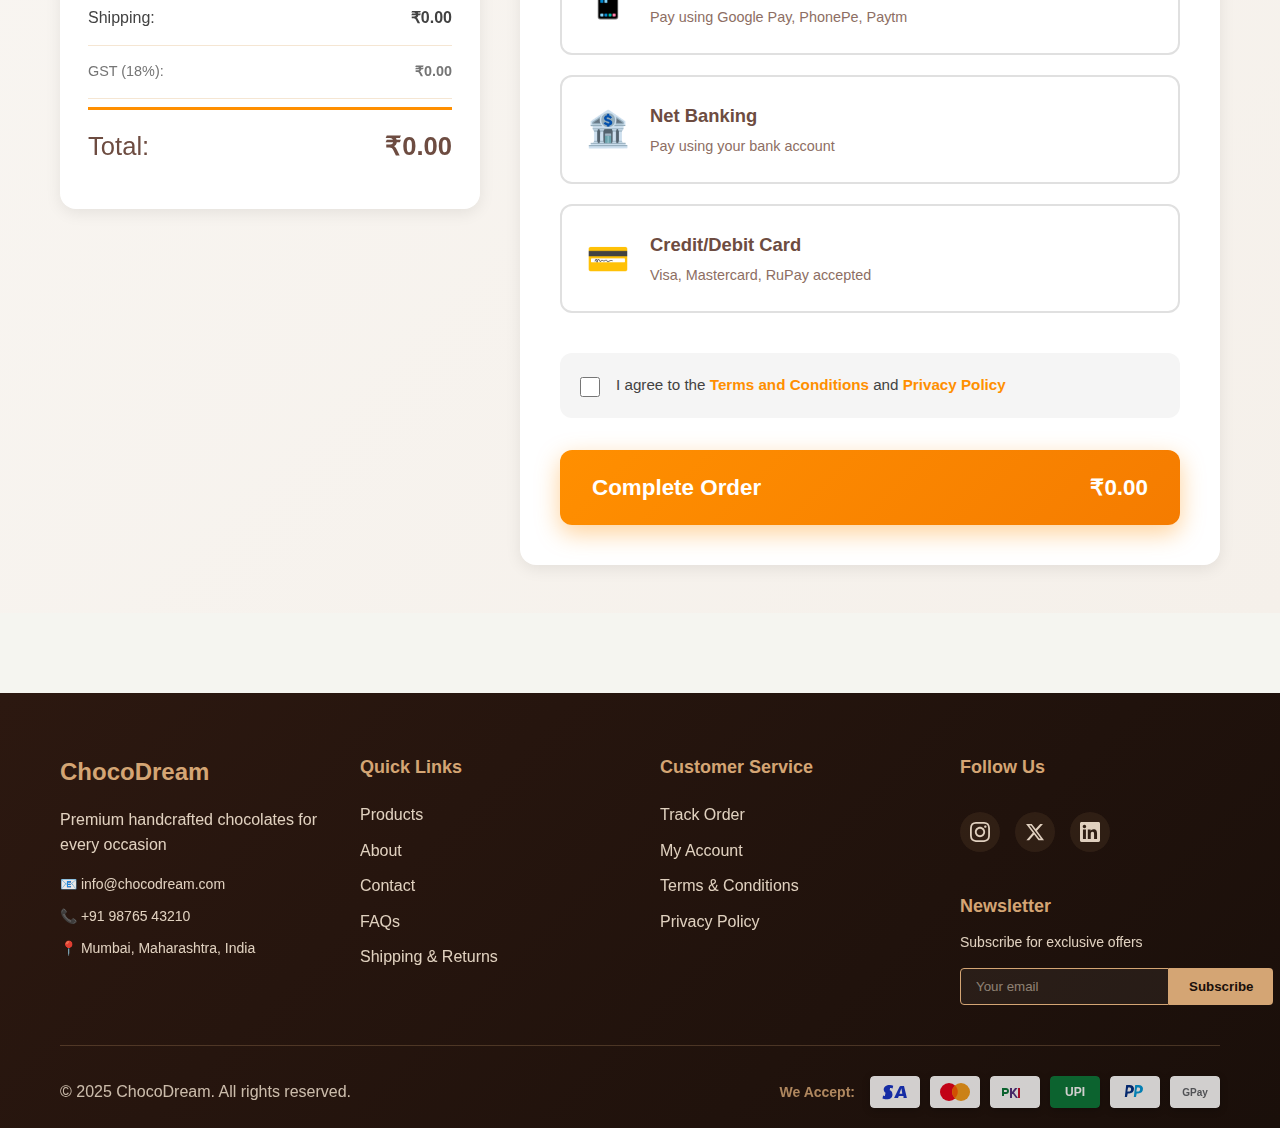
<file: checkout.html>
<!DOCTYPE html>
<html lang="en">
<head>
    <meta charset="UTF-8">
    <meta name="viewport" content="width=device-width, initial-scale=1.0">
    <title>Checkout - ChocoDream</title>
    <link rel="stylesheet" href="css/style.css">
    <link rel="stylesheet" href="css/checkout-styles.css">
    
    <style>
        /* Additional styles for gradient product images and quantity controls */
        .cart-item {
            display: flex;
            gap: 15px;
            padding: 15px;
            border-bottom: 1px solid #eee;
            align-items: center;
        }
        
        .cart-item-image {
            width: 80px;
            height: 80px;
            border-radius: 10px;
            overflow: hidden;
            display: flex;
            align-items: center;
            justify-content: center;
            position: relative;
            flex-shrink: 0;
        }
        
        /* Gradient variations for different product types */
        .cart-item-image[data-type="Dark"] {
            background: linear-gradient(135deg, #3f0110 0%, #5b1f07 100%);
        }
        .cart-item-image[data-type="Milk"] {
            background: linear-gradient(135deg, #8b5a3c 0%, #d4a574 100%);
        }
        .cart-item-image[data-type="White"] {
            background: linear-gradient(135deg, #f5e6d3 0%, #e8d4b8 100%);
        }
        .cart-item-image[data-type="Ruby"] {
            background: linear-gradient(135deg, #e05297 0%, #b83b6f 100%);
        }
        .cart-item-image[data-type="Praline"] {
            background: linear-gradient(135deg, #6f3203 0%, #8a4e0f 100%);
        }
        .cart-item-image[data-type="Truffle"] {
            background: linear-gradient(135deg, #4b0b0d 0%, #7b3e00 100%);
        }
        .cart-item-image[data-type="Gianduja"] {
            background: linear-gradient(135deg, #7e4e42 0%, #b06e70 100%);
        }
        .cart-item-image[data-type="Single Origin"] {
            background: linear-gradient(135deg, #2c1810 0%, #4b2e16 100%);
        }
        .cart-item-image[data-type="Matcha"] {
            background: linear-gradient(135deg, #7cb342 0%, #558b2f 100%);
        }
        .cart-item-image[data-type="Orange"] {
            background: linear-gradient(135deg, #ff6f00 0%, #e65100 100%);
        }
        .cart-item-image[data-type="Caramel"] {
            background: linear-gradient(135deg, #c68642 0%, #9d6b3b 100%);
        }
        .cart-item-image[data-type="Sea Salt"] {
            background: linear-gradient(135deg, #78909c 0%, #546e7a 100%);
        }
        .cart-item-image[data-type="Coffee"] {
            background: linear-gradient(135deg, #4e342e 0%, #3e2723 100%);
        }
        .cart-item-image[data-type="Nutty"] {
            background: linear-gradient(135deg, #a0826d 0%, #8d6e63 100%);
        }
        .cart-item-image[data-type="Fruity"] {
            background: linear-gradient(135deg, #d32f2f 0%, #c62828 100%);
        }
        .cart-item-image[data-type="Spiced"] {
            background: linear-gradient(135deg, #bf360c 0%, #e64a19 100%);
        }
        .cart-item-image[data-type="Coconut"] {
            background: linear-gradient(135deg, #efebe9 0%, #d7ccc8 100%);
        }
        .cart-item-image[data-type="Chili"] {
            background: linear-gradient(135deg, #d32f2f 0%, #b71c1c 100%);
        }
        .cart-item-image[data-type="Mint"] {
            background: linear-gradient(135deg, #26a69a 0%, #00897b 100%);
        }
        .cart-item-image[data-type="Raspberry"] {
            background: linear-gradient(135deg, #c2185b 0%, #ad1457 100%);
        }
        .cart-item-image[data-type="Filled"] {
            background: linear-gradient(135deg, #6d4c41 0%, #5d4037 100%);
        }
        .cart-item-image[data-type="Vegan"] {
            background: linear-gradient(135deg, #689f38 0%, #558b2f 100%);
        }
        
        /* Default gradient for unspecified types */
        .cart-item-image:not([data-type]) {
            background: linear-gradient(135deg, #7b3f00 0%, #5d2100 100%);
        }
        
        /* Chocolate icon in the center */
        .cart-item-image::before {
            content: '🍫';
            font-size: 40px;
            opacity: 0.9;
            filter: drop-shadow(0 2px 4px rgba(0,0,0,0.3));
        }
        
        /* Decorative pattern overlay */
        .cart-item-image::after {
            content: '';
            position: absolute;
            top: 0;
            left: 0;
            right: 0;
            bottom: 0;
            background: 
                radial-gradient(circle at 20% 30%, rgba(255,255,255,0.1) 0%, transparent 50%),
                radial-gradient(circle at 80% 70%, rgba(255,255,255,0.08) 0%, transparent 50%);
            pointer-events: none;
        }
        
        .cart-item-details {
            flex: 1;
            display: flex;
            flex-direction: column;
            gap: 5px;
        }
        
        .cart-item-name {
            font-weight: 700;
            font-size: 16px;
            color: #333;
        }
        
        .cart-item-type {
            font-size: 13px;
            color: #666;
        }
        
        .cart-item-price {
            font-weight: 600;
            color: #7b3f00;
            font-size: 15px;
        }
        
        /* Quantity Controls */
        .quantity-control {
            display: flex;
            align-items: center;
            gap: 8px;
            border: 1px solid #ddd;
            border-radius: 8px;
            padding: 4px;
            background: #f9f9f9;
        }
        
        .quantity-btn {
            width: 30px;
            height: 30px;
            border: none;
            background: #7b3f00;
            color: white;
            border-radius: 6px;
            cursor: pointer;
            font-size: 18px;
            font-weight: 700;
            display: flex;
            align-items: center;
            justify-content: center;
            transition: background 0.2s ease;
        }
        
        .quantity-btn:hover {
            background: #5e3000;
        }
        
        .quantity-btn:disabled {
            background: #ccc;
            cursor: not-allowed;
            opacity: 0.6;
        }
        
        .quantity-value {
            min-width: 40px;
            text-align: center;
            font-weight: 700;
            font-size: 16px;
            color: #333;
        }
        
        .cart-item-actions {
            display: flex;
            flex-direction: column;
            gap: 10px;
            align-items: flex-end;
        }
        
        .cart-item-total {
            font-weight: 800;
            font-size: 16px;
            color: #2e2e2e;
            white-space: nowrap;
        }
        
        .remove-btn {
            background: none;
            border: none;
            color: #dc3545;
            cursor: pointer;
            font-size: 12px;
            padding: 5px 10px;
            border-radius: 5px;
            transition: all 0.2s;
        }
        
        .remove-btn:hover {
            background: #dc3545;
            color: white;
        }
        
        .save-later-btn {
            background: none;
            border: none;
            color: #007bff;
            cursor: pointer;
            font-size: 12px;
            padding: 5px 10px;
            border-radius: 5px;
            transition: all 0.2s;
        }
        
        .save-later-btn:hover {
            background: #007bff;
            color: white;
        }
        
        .empty-cart {
            text-align: center;
            padding: 40px 20px;
            color: #999;
        }
        
        .empty-cart-icon {
            font-size: 60px;
            margin-bottom: 15px;
        }
        
        /* Saved for later items */
        .saved-item {
            display: flex;
            gap: 15px;
            padding: 15px;
            border-bottom: 1px solid #eee;
            align-items: center;
        }
        
        .move-to-cart-btn {
            background: #28a745;
            color: white;
            border: none;
            padding: 8px 16px;
            border-radius: 6px;
            cursor: pointer;
            font-size: 13px;
            font-weight: 600;
            transition: background 0.2s;
        }
        
        .move-to-cart-btn:hover {
            background: #218838;
        }
        
        /* Mobile responsive */
        @media (max-width: 768px) {
            .cart-item {
                flex-wrap: wrap;
            }
            
            .cart-item-actions {
                width: 100%;
                flex-direction: row;
                justify-content: space-between;
                align-items: center;
            }
        }
    </style>
</head>
<body>
    <div id="toast" class="toast"></div>

    <nav class="navbar" id="navbar">
        <div class="nav-container">
            <div class="nav-left">
                <a href="index.html" class="logo">
                    <span class="logo-icon">🍫</span>
                    <span class="brand-name">ChocoDream</span>
                </a>
            </div>
            <div class="nav-toggle" id="navToggle">
                <span></span><span></span><span></span>
            </div>
            <div class="nav-center" id="navMenu">
                <a href="products.html">Products</a>
                <a href="about.html">About</a>
                <a href="contact.html">Contact</a>
            </div>
            <div class="nav-right">
                <a href="login.html" class="login-btn">Login/Signup</a>
                <div class="cart-icon" id="cartIcon">🛒 <span class="cart-count" id="cartCount">0</span></div>
            </div>
        </div>
    </nav>

    <main>
        <section class="page-header">
            <div class="container">
                <h1>🍫 Secure Checkout</h1>
                <p>Complete your sweet order</p>
            </div>
        </section>

        <section class="checkout-section">
            <div class="container">
                <div class="checkout-grid">
                    <!-- LEFT SIDEBAR: Order Summary, Promo, Total -->
                    <div class="order-summary">
                        <!-- Cart Items -->
                        <div class="summary-card">
                            <h2>Order Summary</h2>
                            <div id="checkoutItems"></div>
                        </div>

                        <!-- Saved for Later -->
                        <div class="summary-card">
                            <h2>Saved for Later</h2>
                            <div id="savedForLaterItems"></div>
                        </div>

                        <!-- Promo Code -->
                        <div class="promo-section">
                            <h3>Promo Code</h3>
                            <div class="promo-input">
                                <input type="text" id="promoCode" placeholder="Enter promo code">
                                <button id="applyPromo" class="apply-btn" type="button">Apply</button>
                            </div>
                            <div class="promo-message" id="promoMessage"></div>
                            <div class="available-offers">
                                <h4>Available Offers:</h4>
                                <div class="offer-tags">
                                    <span class="offer-tag" data-code="SWEET10">SWEET10 - 10% off</span>
                                    <span class="offer-tag" data-code="CHOCO20">CHOCO20 - 20% off on ₹500+</span>
                                    <span class="offer-tag" data-code="FIRST50">FIRST50 - ₹50 off on ₹200+</span>
                                    <span class="offer-tag" data-code="BULK25">BULK25 - 25% off on ₹1000+</span>
                                </div>
                            </div>
                        </div>

                        <!-- Price Breakdown -->
                        <div class="price-breakdown">
                            <div class="price-row">
                                <span>Subtotal:</span>
                                <span id="subtotal">₹0.00</span>
                            </div>
                            <div class="price-row discount-row" id="discountRow" style="display:none;">
                                <span>Discount:</span>
                                <span class="discount-text" id="discountAmount">-₹0.00</span>
                            </div>
                            <div class="price-row">
                                <span>Shipping:</span>
                                <span id="shipping">₹50.00</span>
                            </div>
                            <div class="price-row tax-row">
                                <span>GST (18%):</span>
                                <span id="gst">₹0.00</span>
                            </div>
                            <div class="price-row total-row">
                                <span>Total:</span>
                                <span id="finalTotal">₹0.00</span>
                            </div>
                        </div>
                    </div>

                    <!-- RIGHT SIDE: Delivery Information & Payment -->
                    <div class="checkout-form">
                        <form id="checkoutForm">
                            <!-- Delivery Information -->
                            <div class="form-section">
                                <h2>📍 Delivery Information</h2>
                                <div class="form-grid">
                                    <div class="form-group">
                                        <label for="firstName">First Name</label>
                                        <input type="text" id="firstName" name="firstName" required>
                                        <span class="error-message" id="firstNameError"></span>
                                    </div>
                                    <div class="form-group">
                                        <label for="lastName">Last Name</label>
                                        <input type="text" id="lastName" name="lastName" required>
                                        <span class="error-message" id="lastNameError"></span>
                                    </div>
                                    <div class="form-group full-width">
                                        <label for="email">Email</label>
                                        <input type="email" id="email" name="email" required>
                                        <span class="error-message" id="emailError"></span>
                                    </div>
                                    <div class="form-group full-width">
                                        <label for="phone">Phone Number</label>
                                        <input type="tel" id="phone" name="phone" required>
                                        <span class="error-message" id="phoneError"></span>
                                    </div>
                                    <div class="form-group full-width">
                                        <label for="address">Street Address</label>
                                        <textarea id="address" name="address" rows="3" required></textarea>
                                        <span class="error-message" id="addressError"></span>
                                    </div>
                                    <div class="form-group">
                                        <label for="city">City</label>
                                        <input type="text" id="city" name="city" required>
                                        <span class="error-message" id="cityError"></span>
                                    </div>
                                    <div class="form-group">
                                        <label for="pincode">PIN Code</label>
                                        <input type="text" id="pincode" name="pincode" maxlength="6" required>
                                        <span class="error-message" id="pincodeError"></span>
                                    </div>
                                </div>
                            </div>

                            <!-- Payment Method -->
                            <div class="form-section">
                                <h2>💳 Payment Method</h2>
                                <div class="payment-options">
                                    <div class="payment-option">
                                        <input type="radio" id="cod" name="payment" value="cod" checked>
                                        <label for="cod" class="payment-label">
                                            <div class="payment-icon">💵</div>
                                            <div class="payment-info">
                                                <h3>Cash on Delivery</h3>
                                                <p>Pay when your order arrives</p>
                                            </div>
                                        </label>
                                    </div>

                                    <div class="payment-option">
                                        <input type="radio" id="upi" name="payment" value="upi">
                                        <label for="upi" class="payment-label">
                                            <div class="payment-icon">📱</div>
                                            <div class="payment-info">
                                                <h3>UPI Payment</h3>
                                                <p>Pay using Google Pay, PhonePe, Paytm</p>
                                            </div>
                                        </label>
                                    </div>

                                    <div class="payment-option">
                                        <input type="radio" id="bank" name="payment" value="bank">
                                        <label for="bank" class="payment-label">
                                            <div class="payment-icon">🏦</div>
                                            <div class="payment-info">
                                                <h3>Net Banking</h3>
                                                <p>Pay using your bank account</p>
                                            </div>
                                        </label>
                                    </div>

                                    <div class="payment-option">
                                        <input type="radio" id="card" name="payment" value="card">
                                        <label for="card" class="payment-label">
                                            <div class="payment-icon">💳</div>
                                            <div class="payment-info">
                                                <h3>Credit/Debit Card</h3>
                                                <p>Visa, Mastercard, RuPay accepted</p>
                                            </div>
                                        </label>
                                    </div>
                                </div>

                                <!-- Payment Details (Hidden initially) -->
                                <div class="payment-details" id="upiDetails" style="display:none;">
                                    <div class="form-group">
                                        <label for="upiId">UPI ID</label>
                                        <input type="text" id="upiId" name="upiId" placeholder="yourname@paytm">
                                        <span class="error-message" id="upiIdError"></span>
                                    </div>
                                </div>

                                <div class="payment-details" id="bankDetails" style="display:none;">
                                    <div class="form-group">
                                        <label for="bankName">Select Bank</label>
                                        <select id="bankName" name="bankName">
                                            <option value="">Choose your bank</option>
                                            <option value="sbi">State Bank of India</option>
                                            <option value="hdfc">HDFC Bank</option>
                                            <option value="icici">ICICI Bank</option>
                                            <option value="axis">Axis Bank</option>
                                            <option value="pnb">Punjab National Bank</option>
                                        </select>
                                        <span class="error-message" id="bankNameError"></span>
                                    </div>
                                </div>

                                <div class="payment-details" id="cardDetails" style="display:none;">
                                    <div class="form-group">
                                        <label for="cardNumber">Card Number</label>
                                        <input type="text" id="cardNumber" name="cardNumber" placeholder="1234 5678 9012 3456" maxlength="19">
                                        <span class="error-message" id="cardNumberError"></span>
                                    </div>
                                    <div class="form-grid">
                                        <div class="form-group">
                                            <label for="expiryDate">Expiry Date</label>
                                            <input type="text" id="expiryDate" name="expiryDate" placeholder="MM/YY" maxlength="5">
                                            <span class="error-message" id="expiryDateError"></span>
                                        </div>
                                        <div class="form-group">
                                            <label for="cvv">CVV</label>
                                            <input type="text" id="cvv" name="cvv" placeholder="123" maxlength="4">
                                            <span class="error-message" id="cvvError"></span>
                                        </div>
                                    </div>
                                    <div class="form-group">
                                        <label for="cardName">Name on Card</label>
                                        <input type="text" id="cardName" name="cardName" placeholder="John Doe">
                                        <span class="error-message" id="cardNameError"></span>
                                    </div>
                                </div>
                            </div>

                            <!-- Terms & Submit -->
                            <div class="form-section">
                                <div class="terms-checkbox">
                                    <input type="checkbox" id="terms" name="terms" required>
                                    <label for="terms">
                                        I agree to the <a href="#" class="link">Terms and Conditions</a> and 
                                        <a href="#" class="link">Privacy Policy</a>
                                    </label>
                                    <span class="error-message" id="termsError"></span>
                                </div>
                                <button type="submit" id="placeOrderBtn" class="place-order-btn">
                                    <span class="btn-text">Complete Order</span>
                                    <span class="btn-amount" id="btnAmount">₹0.00</span>
                                </button>
                            </div>
                        </form>
                    </div>
                </div>
            </div>
        </section>
    </main>

<footer class="footer">
    <div class="container">
        <div class="footer-content">
            <div class="footer-section">
                <h3>ChocoDream</h3>
                <p>Premium handcrafted chocolates for every occasion</p>
                <div class="footer-contact">
                    <p>📧 info@chocodream.com</p>
                    <p>📞 +91 98765 43210</p>
                    <p>📍 Mumbai, Maharashtra, India</p>
                </div>
            </div>
            <div class="footer-section">
                <h4>Quick Links</h4>
                <a href="products.html">Products</a>
                <a href="about.html">About</a>
                <a href="contact.html">Contact</a>
                <a href="faq.html">FAQs</a>
                <a href="shipping.html">Shipping & Returns</a>
            </div>
            <div class="footer-section">
                <h4>Customer Service</h4>
                <a href="track-order.html">Track Order</a>
                <a href="my-account.html">My Account</a>
                <a href="terms.html">Terms & Conditions</a>
                <a href="privacy.html">Privacy Policy</a>
            </div>
            <div class="footer-section">
                <h4>Follow Us</h4>
                <div class="social-links">
                    <a href="https://instagram.com/chocodream" target="_blank" aria-label="Instagram">
                        <svg width="24" height="24" viewBox="0 0 24 24" fill="currentColor">
                            <path d="M12 2.163c3.204 0 3.584.012 4.85.07 3.252.148 4.771 1.691 4.919 4.919.058 1.265.069 1.645.069 4.849 0 3.205-.012 3.584-.069 4.849-.149 3.225-1.664 4.771-4.919 4.919-1.266.058-1.644.07-4.85.07-3.204 0-3.584-.012-4.849-.07-3.26-.149-4.771-1.699-4.919-4.92-.058-1.265-.07-1.644-.07-4.849 0-3.204.013-3.583.07-4.849.149-3.227 1.664-4.771 4.919-4.919 1.266-.057 1.645-.069 4.849-.069zm0-2.163c-3.259 0-3.667.014-4.947.072-4.358.2-6.78 2.618-6.98 6.98-.059 1.281-.073 1.689-.073 4.948 0 3.259.014 3.668.072 4.948.2 4.358 2.618 6.78 6.98 6.98 1.281.058 1.689.072 4.948.072 3.259 0 3.668-.014 4.948-.072 4.354-.2 6.782-2.618 6.979-6.98.059-1.28.073-1.689.073-4.948 0-3.259-.014-3.667-.072-4.947-.196-4.354-2.617-6.78-6.979-6.98-1.281-.059-1.69-.073-4.949-.073zm0 5.838c-3.403 0-6.162 2.759-6.162 6.162s2.759 6.163 6.162 6.163 6.162-2.759 6.162-6.163c0-3.403-2.759-6.162-6.162-6.162zm0 10.162c-2.209 0-4-1.79-4-4 0-2.209 1.791-4 4-4s4 1.791 4 4c0 2.21-1.791 4-4 4zm6.406-11.845c-.796 0-1.441.645-1.441 1.44s.645 1.44 1.441 1.44c.795 0 1.439-.645 1.439-1.44s-.644-1.44-1.439-1.44z"/>
                        </svg>
                    </a>
                    <a href="https://twitter.com/chocodream" target="_blank" aria-label="Twitter">
                        <svg width="24" height="24" viewBox="0 0 24 24" fill="currentColor">
                            <path d="M18.244 2.25h3.308l-7.227 8.26 8.502 11.24H16.17l-5.214-6.817L4.99 21.75H1.68l7.73-8.835L1.254 2.25H8.08l4.713 6.231zm-1.161 17.52h1.833L7.084 4.126H5.117z"/>
                        </svg>
                    </a>
                    <a href="https://linkedin.com/company/chocodream" target="_blank" aria-label="LinkedIn">
                        <svg width="24" height="24" viewBox="0 0 24 24" fill="currentColor">
                            <path d="M20.447 20.452h-3.554v-5.569c0-1.328-.027-3.037-1.852-3.037-1.853 0-2.136 1.445-2.136 2.939v5.667H9.351V9h3.414v1.561h.046c.477-.9 1.637-1.85 3.37-1.85 3.601 0 4.267 2.37 4.267 5.455v6.286zM5.337 7.433c-1.144 0-2.063-.926-2.063-2.065 0-1.138.92-2.063 2.063-2.063 1.14 0 2.064.925 2.064 2.063 0 1.139-.925 2.065-2.064 2.065zm1.782 13.019H3.555V9h3.564v11.452zM22.225 0H1.771C.792 0 0 .774 0 1.729v20.542C0 23.227.792 24 1.771 24h20.451C23.2 24 24 23.227 24 22.271V1.729C24 .774 23.2 0 22.222 0h.003z"/>
                        </svg>
                    </a>
                </div>
                <div class="newsletter">
                    <h4>Newsletter</h4>
                    <p>Subscribe for exclusive offers</p>
                    <form class="newsletter-form">
                        <input type="email" placeholder="Your email" required>
                        <button type="submit">Subscribe</button>
                    </form>
                </div>
            </div>
        </div>
        <div class="footer-bottom">
            <p>&copy; 2025 ChocoDream. All rights reserved.</p>
            <div class="payment-methods">
                <span>We Accept:</span>
                <div class="payment-icons">
                    <svg width="50" height="32" viewBox="0 0 50 32" fill="none">
                        <rect width="50" height="32" rx="4" fill="white"/>
                        <path d="M20.5 10h-3.7l-2.3 12h3.7l2.3-12zm8.9 7.7l2-5.4.9 5.4h-2.9zm4.1 4.3h3.4l-2.9-12h-3.1c-.7 0-1.3.4-1.5 1l-5.3 11h3.9l.8-2.1h4.7zm-11.2-4.6c0-3.2-4.4-3.4-4.4-4.8 0-.4.4-.9 1.3-.9 1.2 0 2.6.4 3.4.9l.6-2.9c-.9-.3-2-.6-3.4-.6-3.6 0-6.1 1.9-6.1 4.6 0 2 1.8 3.1 3.1 3.8 1.4.7 1.9 1.1 1.9 1.7 0 .9-1.1 1.3-2.1 1.3-1.8 0-2.7-.5-3.5-.9l-.6 3c.8.4 2.3.7 3.8.7 3.8.1 6.2-1.8 6.2-4.9z" fill="#1434CB"/>
                    </svg>
                    <svg width="50" height="32" viewBox="0 0 50 32" fill="none">
                        <rect width="50" height="32" rx="4" fill="white"/>
                        <circle cx="19" cy="16" r="9" fill="#EB001B"/>
                        <circle cx="31" cy="16" r="9" fill="#F79E1B"/>
                        <path d="M25 9.5c-1.7 1.5-2.8 3.7-2.8 6.2s1.1 4.7 2.8 6.2c1.7-1.5 2.8-3.7 2.8-6.2s-1.1-4.7-2.8-6.2z" fill="#FF5F00"/>
                    </svg>
                    <svg width="50" height="32" viewBox="0 0 50 32" fill="none">
                        <rect width="50" height="32" rx="4" fill="white"/>
                        <path d="M12 12h4c1.7 0 3 1.3 3 3s-1.3 3-3 3h-2v2h-2v-8zm2 4h2c.6 0 1-.4 1-1s-.4-1-1-1h-2v2z" fill="#097939"/>
                        <path d="M22 18v4h-2v-10h2v4l3-4h2.5l-3.5 4.5 4 5.5H26l-3-4z" fill="#523080"/>
                        <path d="M30 12v10h-2v-10h2z" fill="#C8102E"/>
                    </svg>
                    <svg width="50" height="32" viewBox="0 0 50 32" fill="none">
                        <rect width="50" height="32" rx="4" fill="#097939"/>
                        <text x="50%" y="50%" text-anchor="middle" dy=".35em" fill="white" font-family="Arial" font-size="12" font-weight="bold">UPI</text>
                    </svg>
                    <svg width="50" height="32" viewBox="0 0 50 32" fill="none">
                        <rect width="50" height="32" rx="4" fill="white"/>
                        <path d="M19.5 9c2.8 0 4.5 1.4 4.5 3.8 0 2.8-2 4.7-4.9 4.7h-1.4l-.7 3.5h-2.2L16.2 9h3.3zm-.8 6.5c1.4 0 2.4-.9 2.4-2.3 0-1-.6-1.7-1.8-1.7h-1.2l-.8 4h1.4z" fill="#003087"/>
                        <path d="M28.5 9c2.8 0 4.5 1.4 4.5 3.8 0 2.8-2 4.7-4.9 4.7h-1.4l-.7 3.5h-2.2L25.2 9h3.3zm-.8 6.5c1.4 0 2.4-.9 2.4-2.3 0-1-.6-1.7-1.8-1.7h-1.2l-.8 4h1.4z" fill="#009CDE"/>
                    </svg>
                    <svg width="50" height="32" viewBox="0 0 50 32" fill="none">
                        <rect width="50" height="32" rx="4" fill="white"/>
                        <text x="50%" y="50%" text-anchor="middle" dy=".35em" fill="#5F6368" font-family="Arial" font-size="10" font-weight="bold">GPay</text>
                    </svg>
                </div>
            </div>
        </div>
    </div>
</footer>

<style>
.footer {
    background: linear-gradient(135deg, #2c1810 0%, #1a0f0a 100%);
    color: #f5e6d3;
    padding: 60px 0 20px;
    margin-top: 80px;
}

.container {
    max-width: 1200px;
    margin: 0 auto;
    padding: 0 20px;
}

.footer-content {
    display: grid;
    grid-template-columns: repeat(auto-fit, minmax(250px, 1fr));
    gap: 40px;
    margin-bottom: 40px;
}

.footer-section h3 {
    color: #d4a574;
    font-size: 24px;
    margin-bottom: 15px;
}

.footer-section h4 {
    color: #d4a574;
    font-size: 18px;
    margin-bottom: 20px;
}

.footer-section p {
    line-height: 1.6;
    margin-bottom: 15px;
    color: #f5e6d3;
}

.footer-contact p {
    margin: 10px 0;
    font-size: 14px;
}

.footer-section a {
    display: block;
    color: #f5e6d3;
    text-decoration: none;
    margin: 10px 0;
    transition: color 0.3s;
}

.footer-section a:hover {
    color: #d4a574;
}

.social-links {
    display: flex;
    gap: 15px;
    margin-bottom: 30px;
}

.social-links a {
    display: flex;
    align-items: center;
    justify-content: center;
    width: 40px;
    height: 40px;
    background: rgba(212, 165, 116, 0.1);
    border-radius: 50%;
    transition: all 0.3s;
}

.social-links a:hover {
    background: #d4a574;
    color: #1a0f0a;
    transform: translateY(-3px);
}

.social-links svg {
    width: 20px;
    height: 20px;
}

.newsletter {
    margin-top: 20px;
}

.newsletter h4 {
    margin-bottom: 10px;
}

.newsletter p {
    font-size: 14px;
    margin-bottom: 10px;
}

.newsletter-form {
    display: flex;
    margin-top: 15px;
}

.newsletter-form input {
    flex: 1;
    padding: 10px 15px;
    border: 1px solid #d4a574;
    background: rgba(255, 255, 255, 0.05);
    color: #f5e6d3;
    border-radius: 4px 0 0 4px;
    outline: none;
}

.newsletter-form input::placeholder {
    color: rgba(245, 230, 211, 0.5);
}

.newsletter-form button {
    padding: 10px 20px;
    background: #d4a574;
    color: #1a0f0a;
    border: none;
    border-radius: 0 4px 4px 0;
    cursor: pointer;
    font-weight: 600;
    transition: background 0.3s;
}

.newsletter-form button:hover {
    background: #c89961;
}

.footer-bottom {
    display: flex;
    justify-content: space-between;
    align-items: center;
    padding-top: 30px;
    border-top: 1px solid rgba(212, 165, 116, 0.3);
    flex-wrap: wrap;
    gap: 20px;
}

.footer-bottom p {
    margin: 0;
}

.payment-methods {
    display: flex;
    align-items: center;
    gap: 15px;
}

.payment-methods span {
    font-size: 14px;
    color: #d4a574;
    font-weight: 600;
}

.payment-icons {
    display: flex;
    gap: 10px;
    flex-wrap: wrap;
}

.payment-icons svg {
    box-shadow: 0 2px 8px rgba(0, 0, 0, 0.3);
    border-radius: 4px;
    transition: transform 0.3s;
}

.payment-icons svg:hover {
    transform: translateY(-2px);
}

@media (max-width: 768px) {
    .footer-content {
        grid-template-columns: 1fr;
    }
    
    .footer-bottom {
        flex-direction: column;
        text-align: center;
    }
    
    .payment-methods {
        flex-direction: column;
        text-align: center;
    }
    
    .payment-icons {
        justify-content: center;
    }
}
</style>

    <script src="js/main.js" defer></script>
   <script>
    // Enhanced checkout.js with FULL FUNCTIONALITY - Including Form Submission & Redirect
    
    // Promo code definitions
    const PROMO_CODES = {
        'SWEET10': { discount: 0.10, minAmount: 0, description: '10% off' },
        'CHOCO20': { discount: 0.20, minAmount: 500, description: '20% off on ₹500+' },
        'FIRST50': { discount: 50, minAmount: 200, description: '₹50 off on ₹200+' },
        'BULK25': { discount: 0.25, minAmount: 1000, description: '25% off on ₹1000+' }
    };
    
    let appliedPromoCode = null;
    let currentDiscount = 0;
    
    document.addEventListener('DOMContentLoaded', function() {
        updateCartDisplay();
        updateSavedForLaterDisplay();
        setupPaymentMethodToggle();
        setupPromoCode();
        setupOfferTagClick();
        setupFormSubmission();
        
        // Event delegation for cart actions
        document.addEventListener('click', function(e) {
            const target = e.target;
            
            if (target.classList.contains('quantity-btn-minus')) {
                e.preventDefault();
                const itemId = target.getAttribute('data-id');
                decreaseQuantity(itemId);
            } 
            else if (target.classList.contains('quantity-btn-plus')) {
                e.preventDefault();
                const itemId = target.getAttribute('data-id');
                increaseQuantity(itemId);
            } 
            else if (target.classList.contains('remove-btn') && !target.classList.contains('remove-saved-btn')) {
                e.preventDefault();
                const itemId = target.getAttribute('data-id');
                removeFromCart(itemId);
            } 
            else if (target.classList.contains('save-later-btn')) {
                e.preventDefault();
                const itemId = target.getAttribute('data-id');
                saveForLater(itemId);
            } 
            else if (target.classList.contains('move-to-cart-btn')) {
                e.preventDefault();
                const itemId = target.getAttribute('data-id');
                moveToCart(itemId);
            } 
            else if (target.classList.contains('remove-saved-btn')) {
                e.preventDefault();
                const itemId = target.getAttribute('data-id');
                removeFromSaved(itemId);
            }
        });
    });
    
    // Setup form submission with validation and redirect
    function setupFormSubmission() {
        const checkoutForm = document.getElementById('checkoutForm');
        
        if (checkoutForm) {
            checkoutForm.addEventListener('submit', function(e) {
                e.preventDefault(); // Prevent default form submission
                
                // Validate form
                if (validateCheckoutForm()) {
                    // Get order data
                    const orderData = collectOrderData();
                    
                    // Save order to localStorage
                    saveOrderToLocalStorage(orderData);
                    
                    // Clear cart after successful order
                    localStorage.removeItem('chocodream_cart');
                    
                    // Show loading state
                    const submitBtn = document.getElementById('placeOrderBtn');
                    const originalText = submitBtn.innerHTML;
                    submitBtn.innerHTML = '<span>Processing...</span>';
                    submitBtn.disabled = true;
                    
                    // Simulate processing delay (remove in production if using real payment gateway)
                    setTimeout(function() {
                        // Redirect to success page with order ID
                        window.location.href = 'order-success.html?order=' + orderData.orderId;
                    }, 1500);
                } else {
                    showToast('Please fill all required fields correctly');
                }
            });
        }
    }
    
    function validateCheckoutForm() {
        let isValid = true;
        
        // Clear previous errors
        document.querySelectorAll('.error-message').forEach(el => el.textContent = '');
        
        // Validate delivery information
        const firstName = document.getElementById('firstName').value.trim();
        const lastName = document.getElementById('lastName').value.trim();
        const email = document.getElementById('email').value.trim();
        const phone = document.getElementById('phone').value.trim();
        const address = document.getElementById('address').value.trim();
        const city = document.getElementById('city').value.trim();
        const pincode = document.getElementById('pincode').value.trim();
        
        if (!firstName) {
            document.getElementById('firstNameError').textContent = 'First name is required';
            isValid = false;
        }
        
        if (!lastName) {
            document.getElementById('lastNameError').textContent = 'Last name is required';
            isValid = false;
        }
        
        if (!email || !isValidEmail(email)) {
            document.getElementById('emailError').textContent = 'Valid email is required';
            isValid = false;
        }
        
        if (!phone || !isValidPhone(phone)) {
            document.getElementById('phoneError').textContent = 'Valid phone number is required';
            isValid = false;
        }
        
        if (!address) {
            document.getElementById('addressError').textContent = 'Address is required';
            isValid = false;
        }
        
        if (!city) {
            document.getElementById('cityError').textContent = 'City is required';
            isValid = false;
        }
        
        if (!pincode || !isValidPincode(pincode)) {
            document.getElementById('pincodeError').textContent = 'Valid 6-digit PIN code is required';
            isValid = false;
        }
        
        // Validate payment method specific fields
        const paymentMethod = document.querySelector('input[name="payment"]:checked').value;
        
        if (paymentMethod === 'upi') {
            const upiId = document.getElementById('upiId').value.trim();
            if (!upiId || !isValidUPI(upiId)) {
                document.getElementById('upiIdError').textContent = 'Valid UPI ID is required';
                isValid = false;
            }
        } else if (paymentMethod === 'bank') {
            const bankName = document.getElementById('bankName').value;
            if (!bankName) {
                document.getElementById('bankNameError').textContent = 'Please select a bank';
                isValid = false;
            }
        } else if (paymentMethod === 'card') {
            const cardNumber = document.getElementById('cardNumber').value.replace(/\s/g, '');
            const expiryDate = document.getElementById('expiryDate').value;
            const cvv = document.getElementById('cvv').value;
            const cardName = document.getElementById('cardName').value.trim();
            
            if (!cardNumber || !isValidCardNumber(cardNumber)) {
                document.getElementById('cardNumberError').textContent = 'Valid card number is required';
                isValid = false;
            }
            
            if (!expiryDate || !isValidExpiry(expiryDate)) {
                document.getElementById('expiryDateError').textContent = 'Valid expiry date is required (MM/YY)';
                isValid = false;
            }
            
            if (!cvv || cvv.length < 3) {
                document.getElementById('cvvError').textContent = 'Valid CVV is required';
                isValid = false;
            }
            
            if (!cardName) {
                document.getElementById('cardNameError').textContent = 'Name on card is required';
                isValid = false;
            }
        }
        
        // Validate terms checkbox
        const terms = document.getElementById('terms').checked;
        if (!terms) {
            document.getElementById('termsError').textContent = 'You must accept terms and conditions';
            isValid = false;
        }
        
        // Check if cart is empty
        const cart = JSON.parse(localStorage.getItem('chocodream_cart') || '{}');
        if (Object.keys(cart).length === 0) {
            showToast('Your cart is empty');
            isValid = false;
        }
        
        return isValid;
    }
    
    function collectOrderData() {
        const cart = JSON.parse(localStorage.getItem('chocodream_cart') || '{}');
        const paymentMethod = document.querySelector('input[name="payment"]:checked').value;
        
        // Calculate totals
        let subtotal = 0;
        Object.values(cart).forEach(item => {
            subtotal += item.price * item.quantity;
        });
        
        const discount = currentDiscount;
        const shipping = 50;
        const gst = (subtotal - discount) * 0.18;
        const total = subtotal - discount + shipping + gst;
        
        // Generate order ID
        const orderId = 'ORD' + Date.now();
        
        // Collect order data
        const orderData = {
            orderId: orderId,
            orderDate: new Date().toISOString(),
            customer: {
                firstName: document.getElementById('firstName').value.trim(),
                lastName: document.getElementById('lastName').value.trim(),
                email: document.getElementById('email').value.trim(),
                phone: document.getElementById('phone').value.trim(),
                address: document.getElementById('address').value.trim(),
                city: document.getElementById('city').value.trim(),
                pincode: document.getElementById('pincode').value.trim()
            },
            items: cart,
            payment: {
                method: paymentMethod,
                subtotal: subtotal,
                discount: discount,
                shipping: shipping,
                gst: gst,
                total: total,
                promoCode: appliedPromoCode
            }
        };
        
        return orderData;
    }
    
    function saveOrderToLocalStorage(orderData) {
        // Get existing orders
        const orders = JSON.parse(localStorage.getItem('chocodream_orders') || '[]');
        
        // Add new order
        orders.push(orderData);
        
        // Save back to localStorage
        localStorage.setItem('chocodream_orders', JSON.stringify(orders));
        
        // Also save last order for success page
        localStorage.setItem('chocodream_last_order', JSON.stringify(orderData));
    }
    
    // Validation helper functions
    function isValidEmail(email) {
        return /^[^\s@]+@[^\s@]+\.[^\s@]+$/.test(email);
    }
    
    function isValidPhone(phone) {
        return /^[6-9]\d{9}$/.test(phone.replace(/\s/g, ''));
    }
    
    function isValidPincode(pincode) {
        return /^\d{6}$/.test(pincode);
    }
    
    function isValidUPI(upi) {
        return /^[\w.-]+@[\w.-]+$/.test(upi);
    }
    
    function isValidCardNumber(cardNumber) {
        return /^\d{13,19}$/.test(cardNumber);
    }
    
    function isValidExpiry(expiry) {
        if (!/^\d{2}\/\d{2}$/.test(expiry)) return false;
        
        const [month, year] = expiry.split('/');
        const monthNum = parseInt(month);
        const yearNum = parseInt('20' + year);
        const currentYear = new Date().getFullYear();
        const currentMonth = new Date().getMonth() + 1;
        
        if (monthNum < 1 || monthNum > 12) return false;
        if (yearNum < currentYear) return false;
        if (yearNum === currentYear && monthNum < currentMonth) return false;
        
        return true;
    }
    
    // Setup payment method toggle functionality
    function setupPaymentMethodToggle() {
        const paymentRadios = document.querySelectorAll('input[name="payment"]');
        
        paymentRadios.forEach(radio => {
            radio.addEventListener('change', function() {
                // Hide all payment details
                document.getElementById('upiDetails').style.display = 'none';
                document.getElementById('bankDetails').style.display = 'none';
                document.getElementById('cardDetails').style.display = 'none';
                
                // Clear required attributes
                clearPaymentValidation();
                
                // Show relevant payment details based on selection
                if (this.value === 'upi') {
                    document.getElementById('upiDetails').style.display = 'block';
                    document.getElementById('upiId').setAttribute('required', 'required');
                } 
                else if (this.value === 'bank') {
                    document.getElementById('bankDetails').style.display = 'block';
                    document.getElementById('bankName').setAttribute('required', 'required');
                } 
                else if (this.value === 'card') {
                    document.getElementById('cardDetails').style.display = 'block';
                    document.getElementById('cardNumber').setAttribute('required', 'required');
                    document.getElementById('expiryDate').setAttribute('required', 'required');
                    document.getElementById('cvv').setAttribute('required', 'required');
                    document.getElementById('cardName').setAttribute('required', 'required');
                }
            });
        });
    }
    
    function clearPaymentValidation() {
        // Remove required from all payment fields
        document.getElementById('upiId').removeAttribute('required');
        document.getElementById('bankName').removeAttribute('required');
        document.getElementById('cardNumber').removeAttribute('required');
        document.getElementById('expiryDate').removeAttribute('required');
        document.getElementById('cvv').removeAttribute('required');
        document.getElementById('cardName').removeAttribute('required');
        
        // Clear error messages
        document.getElementById('upiIdError').textContent = '';
        document.getElementById('bankNameError').textContent = '';
        document.getElementById('cardNumberError').textContent = '';
        document.getElementById('expiryDateError').textContent = '';
        document.getElementById('cvvError').textContent = '';
        document.getElementById('cardNameError').textContent = '';
    }
    
    // Setup promo code functionality
    function setupPromoCode() {
        const applyBtn = document.getElementById('applyPromo');
        const promoInput = document.getElementById('promoCode');
        
        applyBtn.addEventListener('click', function() {
            const code = promoInput.value.trim().toUpperCase();
            applyPromoCode(code);
        });
        
        // Allow Enter key to apply promo
        promoInput.addEventListener('keypress', function(e) {
            if (e.key === 'Enter') {
                e.preventDefault();
                const code = promoInput.value.trim().toUpperCase();
                applyPromoCode(code);
            }
        });
    }
    
    // Setup offer tag click functionality
    function setupOfferTagClick() {
        const offerTags = document.querySelectorAll('.offer-tag');
        offerTags.forEach(tag => {
            tag.addEventListener('click', function() {
                const code = this.getAttribute('data-code');
                document.getElementById('promoCode').value = code;
                applyPromoCode(code);
            });
        });
    }
    
    function applyPromoCode(code) {
        const promoMessage = document.getElementById('promoMessage');
        
        if (!code) {
            promoMessage.textContent = 'Please enter a promo code';
            promoMessage.style.color = '#dc3545';
            return;
        }
        
        if (!PROMO_CODES[code]) {
            promoMessage.textContent = 'Invalid promo code';
            promoMessage.style.color = '#dc3545';
            appliedPromoCode = null;
            currentDiscount = 0;
            updateCartDisplay();
            return;
        }
        
        const promo = PROMO_CODES[code];
        const cart = JSON.parse(localStorage.getItem('chocodream_cart') || '{}');
        let subtotal = 0;
        
        Object.values(cart).forEach(item => {
            subtotal += item.price * item.quantity;
        });
        
        // Check minimum amount requirement
        if (subtotal < promo.minAmount) {
            promoMessage.textContent = `Minimum order of ₹${promo.minAmount} required for this code`;
            promoMessage.style.color = '#dc3545';
            appliedPromoCode = null;
            currentDiscount = 0;
            updateCartDisplay();
            return;
        }
        
        // Calculate discount
        if (promo.discount < 1) {
            // Percentage discount
            currentDiscount = subtotal * promo.discount;
        } else {
            // Fixed amount discount
            currentDiscount = promo.discount;
        }
        
        appliedPromoCode = code;
        promoMessage.textContent = `✓ Promo code applied! You saved ₹${currentDiscount.toFixed(2)}`;
        promoMessage.style.color = '#28a745';
        
        updateCartDisplay();
        showToast(`Promo code ${code} applied successfully!`);
    }
    
    function updateCartDisplay() {
        const cart = JSON.parse(localStorage.getItem('chocodream_cart') || '{}');
        const checkoutItems = document.getElementById('checkoutItems');
        
        if (!cart || Object.keys(cart).length === 0) {
            checkoutItems.innerHTML = `
                <div class="empty-cart">
                    <div class="empty-cart-icon">🛒</div>
                    <p>Your cart is empty</p>
                    <a href="products.html" style="color: #7b3f00; text-decoration: underline;">Continue Shopping</a>
                </div>
            `;
            updatePriceBreakdown(0, 0);
            return;
        }
        
        let html = '';
        let subtotal = 0;
        
        Object.entries(cart).forEach(([key, item]) => {
            const itemTotal = item.price * item.quantity;
            subtotal += itemTotal;
            
            html += `
                <div class="cart-item" data-item-id="${key}">
                    <div class="cart-item-image" data-type="${item.type || ''}"></div>
                    <div class="cart-item-details">
                        <div class="cart-item-name">${item.name}</div>
                        <div class="cart-item-type">${item.type || 'Chocolate'}</div>
                        <div class="cart-item-price">₹${item.price}</div>
                    </div>
                    <div class="cart-item-actions">
                        <div class="quantity-control">
                            <button type="button" class="quantity-btn quantity-btn-minus" data-id="${key}" ${item.quantity <= 1 ? 'disabled' : ''}>−</button>
                            <span class="quantity-value">${item.quantity}</span>
                            <button type="button" class="quantity-btn quantity-btn-plus" data-id="${key}">+</button>
                        </div>
                        <div class="cart-item-total">₹${itemTotal.toFixed(2)}</div>
                        <button type="button" class="remove-btn" data-id="${key}">Remove</button>
                        <button type="button" class="save-later-btn" data-id="${key}">Save for Later</button>
                    </div>
                </div>
            `;
        });
        
        checkoutItems.innerHTML = html;
        updatePriceBreakdown(subtotal, currentDiscount);
        updateCartCount();
    }
    
    function updateSavedForLaterDisplay() {
        const saved = JSON.parse(localStorage.getItem('chocodream_saved') || '{}');
        const savedItems = document.getElementById('savedForLaterItems');
        
        if (!saved || Object.keys(saved).length === 0) {
            savedItems.innerHTML = `
                <div class="empty-cart">
                    <p style="font-size: 14px; color: #999;">No saved items</p>
                </div>
            `;
            return;
        }
        
        let html = '';
        Object.entries(saved).forEach(([key, item]) => {
            html += `
                <div class="saved-item" data-item-id="${key}">
                    <div class="cart-item-image" data-type="${item.type || ''}"></div>
                    <div class="cart-item-details">
                        <div class="cart-item-name">${item.name}</div>
                        <div class="cart-item-type">${item.type || 'Chocolate'}</div>
                        <div class="cart-item-price">₹${item.price}</div>
                    </div>
                    <div style="display: flex; flex-direction: column; gap: 8px;">
                        <button type="button" class="move-to-cart-btn" data-id="${key}">Move to Cart</button>
                        <button type="button" class="remove-btn remove-saved-btn" data-id="${key}">Remove</button>
                    </div>
                </div>
            `;
        });
        
        savedItems.innerHTML = html;
    }
    
    function increaseQuantity(itemId) {
        try {
            const cart = JSON.parse(localStorage.getItem('chocodream_cart') || '{}');
            
            if (cart.hasOwnProperty(itemId)) {
                cart[itemId].quantity += 1;
                localStorage.setItem('chocodream_cart', JSON.stringify(cart));
                updateCartDisplay();
                showToast('Quantity increased!');
            }
        } catch (error) {
            console.error('Error increasing quantity:', error);
        }
    }
    
    function decreaseQuantity(itemId) {
        try {
            const cart = JSON.parse(localStorage.getItem('chocodream_cart') || '{}');
            
            if (cart.hasOwnProperty(itemId) && cart[itemId].quantity > 1) {
                cart[itemId].quantity -= 1;
                localStorage.setItem('chocodream_cart', JSON.stringify(cart));
                updateCartDisplay();
                showToast('Quantity decreased!');
            }
        } catch (error) {
            console.error('Error decreasing quantity:', error);
        }
    }
    
    function removeFromCart(itemId) {
        try {
            const cart = JSON.parse(localStorage.getItem('chocodream_cart') || '{}');
            
            if (cart.hasOwnProperty(itemId)) {
                delete cart[itemId];
                localStorage.setItem('chocodream_cart', JSON.stringify(cart));
                updateCartDisplay();
                showToast('Item removed from cart!');
            } else {
                const foundKey = Object.keys(cart).find(k => k == itemId);
                if (foundKey) {
                    delete cart[foundKey];
                    localStorage.setItem('chocodream_cart', JSON.stringify(cart));
                    updateCartDisplay();
                    showToast('Item removed from cart!');
                }
            }
        } catch (error) {
            console.error('Error removing from cart:', error);
        }
    }
    
    function saveForLater(itemId) {
        try {
            const cart = JSON.parse(localStorage.getItem('chocodream_cart') || '{}');
            const saved = JSON.parse(localStorage.getItem('chocodream_saved') || '{}');
            
            if (cart.hasOwnProperty(itemId)) {
                saved[itemId] = { ...cart[itemId], quantity: 1 };
                delete cart[itemId];
                localStorage.setItem('chocodream_cart', JSON.stringify(cart));
                localStorage.setItem('chocodream_saved', JSON.stringify(saved));
                updateCartDisplay();
                updateSavedForLaterDisplay();
                showToast('Item saved for later!');
            }
        } catch (error) {
            console.error('Error saving for later:', error);
        }
    }
    
    function moveToCart(itemId) {
        try {
            const cart = JSON.parse(localStorage.getItem('chocodream_cart') || '{}');
            const saved = JSON.parse(localStorage.getItem('chocodream_saved') || '{}');
            
            if (saved.hasOwnProperty(itemId)) {
                cart[itemId] = saved[itemId];
                delete saved[itemId];
                localStorage.setItem('chocodream_cart', JSON.stringify(cart));
                localStorage.setItem('chocodream_saved', JSON.stringify(saved));
                updateCartDisplay();
                updateSavedForLaterDisplay();
                showToast('Item moved to cart!');
            }
        } catch (error) {
            console.error('Error moving to cart:', error);
        }
    }
    
    function removeFromSaved(itemId) {
        try {
            const saved = JSON.parse(localStorage.getItem('chocodream_saved') || '{}');
            
            if (saved.hasOwnProperty(itemId)) {
                delete saved[itemId];
                localStorage.setItem('chocodream_saved', JSON.stringify(saved));
                updateSavedForLaterDisplay();
                showToast('Item removed!');
            } else {
                const foundKey = Object.keys(saved).find(k => k == itemId);
                if (foundKey) {
                    delete saved[foundKey];
                    localStorage.setItem('chocodream_saved', JSON.stringify(saved));
                    updateSavedForLaterDisplay();
                    showToast('Item removed!');
                }
            }
        } catch (error) {
            console.error('Error removing from saved:', error);
        }
    }
    
    function updatePriceBreakdown(subtotal, discount) {
        const shipping = subtotal > 0 ? 50 : 0;
        const gst = (subtotal - discount) * 0.18;
        const total = subtotal - discount + shipping + gst;
        
        document.getElementById('subtotal').textContent = `₹${subtotal.toFixed(2)}`;
        document.getElementById('shipping').textContent = `₹${shipping.toFixed(2)}`;
        document.getElementById('gst').textContent = `₹${gst.toFixed(2)}`;
        document.getElementById('finalTotal').textContent = `₹${total.toFixed(2)}`;
        document.getElementById('btnAmount').textContent = `₹${total.toFixed(2)}`;
        
        if (discount > 0) {
            document.getElementById('discountRow').style.display = 'flex';
            document.getElementById('discountAmount').textContent = `-₹${discount.toFixed(2)}`;
        } else {
            document.getElementById('discountRow').style.display = 'none';
        }
    }
    
    function updateCartCount() {
        const cart = JSON.parse(localStorage.getItem('chocodream_cart') || '{}');
        let count = 0;
        Object.values(cart).forEach(item => count += (item.quantity || 0));
        const cartCountEl = document.getElementById('cartCount');
        if (cartCountEl) cartCountEl.textContent = count;
    }
    
    function showToast(message) {
        const toast = document.getElementById('toast');
        if (toast) {
            toast.textContent = message;
            toast.classList.add('show');
            setTimeout(() => {
                toast.classList.remove('show');
            }, 3000);
        }
    }
</script>




</body>
</html>
</file>
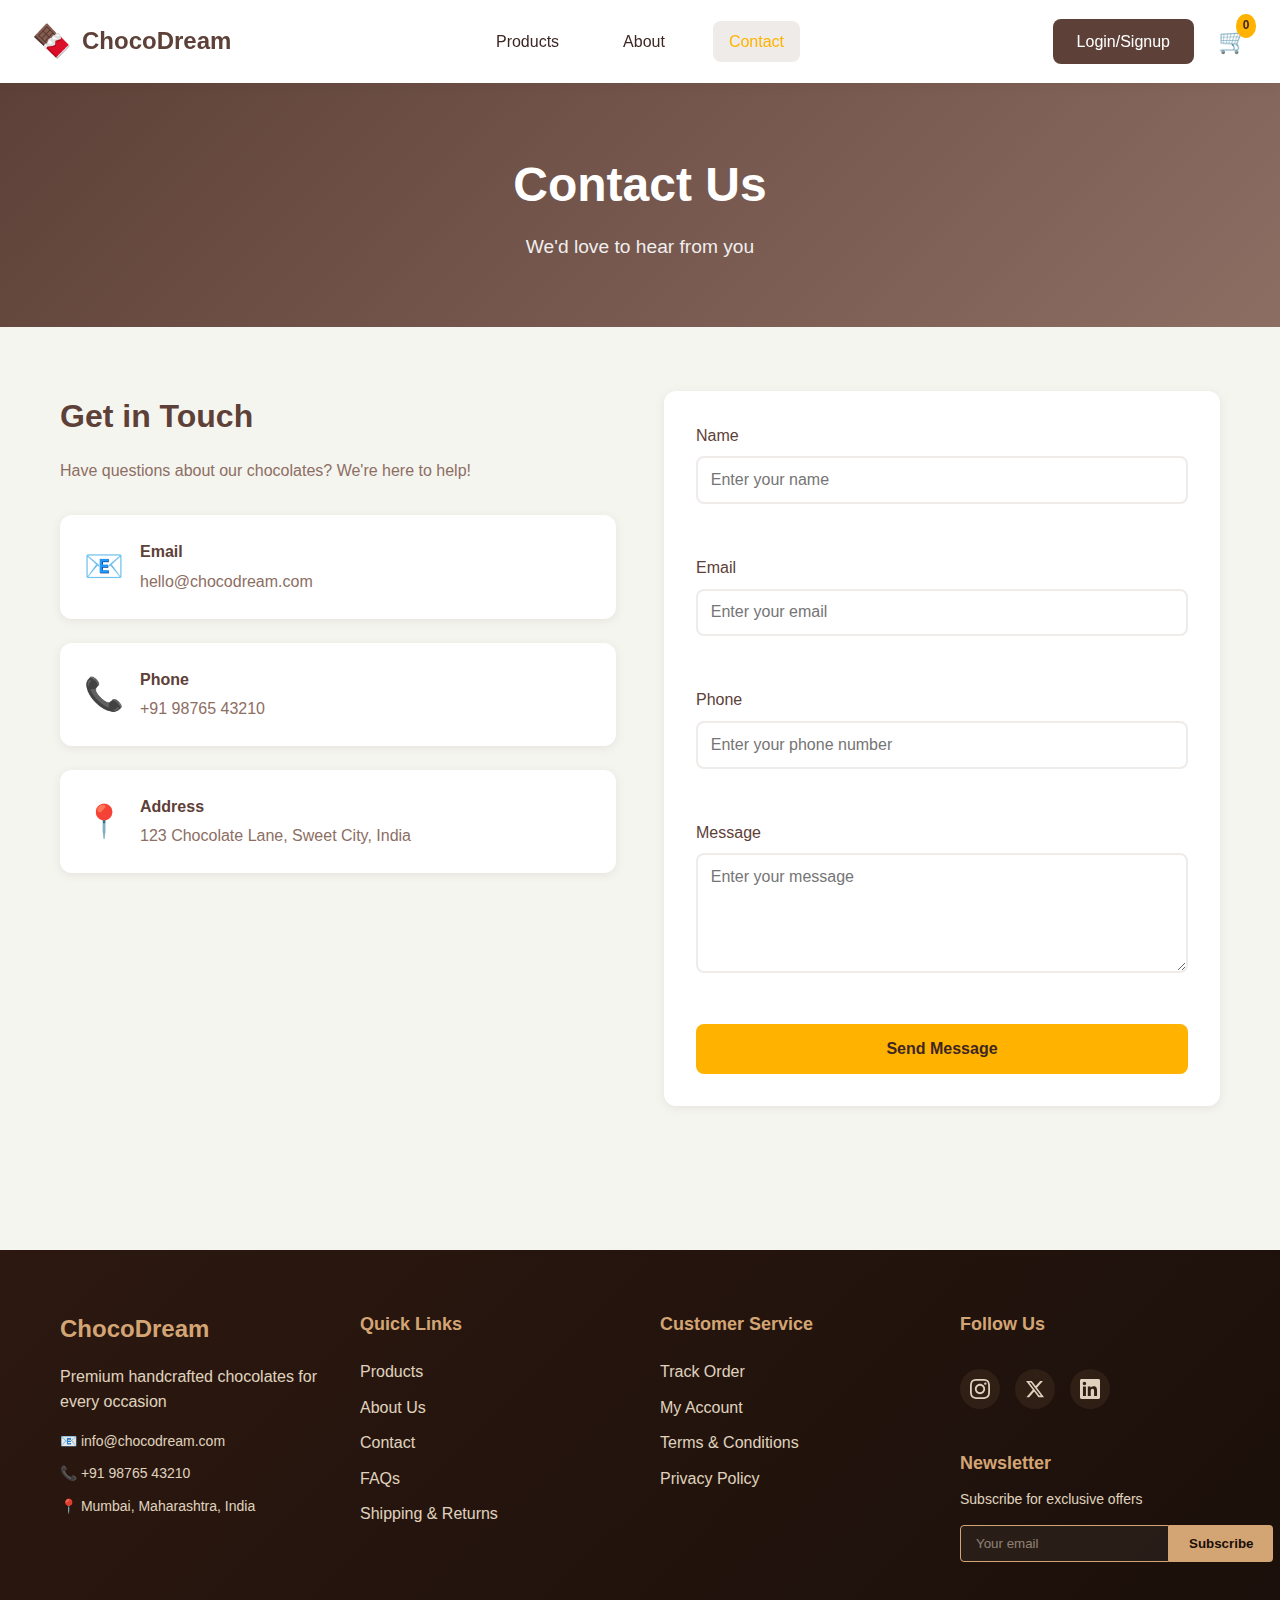
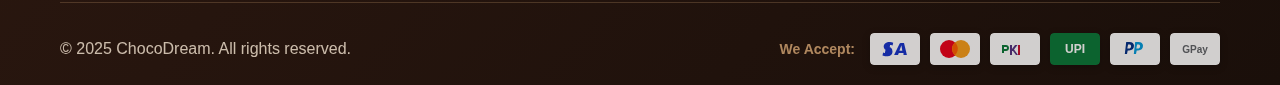
<file: contact.html>
<!DOCTYPE html>
<html lang="en">
<head>
    <meta charset="UTF-8">
    <meta name="viewport" content="width=device-width, initial-scale=1.0">
    <title>Contact - ChocoDream</title>
    <link rel="stylesheet" href="css/style.css">
</head>
<body>
    <nav class="navbar" id="navbar">
        <div class="nav-container">
<div class="nav-left">
    <a href="index.html" class="logo">
        <span class="logo-icon">🍫</span>
        <span class="brand-name">ChocoDream</span>
    </a>
</div>

            <div class="nav-toggle" id="navToggle">
                <span></span>
                <span></span>
                <span></span>
            </div>
            <div class="nav-center" id="navMenu">
                <a href="products.html">Products</a>
                <a href="about.html">About</a>
                <a href="contact.html" class="active">Contact</a>
            </div>
            <div class="nav-right">
                <a href="login.html" class="login-btn">Login/Signup</a>
                <div class="cart-icon" id="cartIcon">
                    🛒
                    <span class="cart-count" id="cartCount">0</span>
                </div>
            </div>
        </div>
    </nav>

    <main>
        <section class="page-header">
            <div class="container">
                <h1>Contact Us</h1>
                <p>We'd love to hear from you</p>
            </div>
        </section>

        <section class="contact-section">
            <div class="container">
                <div class="contact-grid">
                    <div class="contact-info">
                        <h2>Get in Touch</h2>
                        <p>Have questions about our chocolates? We're here to help!</p>
                        
                        <div class="contact-details">
                            <div class="contact-item">
                                <div class="contact-icon">📧</div>
                                <div>
                                    <h4>Email</h4>
                                    <p>hello@chocodream.com</p>
                                </div>
                            </div>
                            <div class="contact-item">
                                <div class="contact-icon">📞</div>
                                <div>
                                    <h4>Phone</h4>
                                    <p>+91 98765 43210</p>
                                </div>
                            </div>
                            <div class="contact-item">
                                <div class="contact-icon">📍</div>
                                <div>
                                    <h4>Address</h4>
                                    <p>123 Chocolate Lane, Sweet City, India</p>
                                </div>
                            </div>
                        </div>
                    </div>

                    <div class="contact-form-container">
                        <form id="contactForm" class="contact-form">
                            <div class="form-group">
                                <label for="name">Name</label>
                                <input type="text" id="name" name="name" placeholder="Enter your name">
                                <span class="error-message" id="nameError"></span>
                            </div>

                            <div class="form-group">
                                <label for="email">Email</label>
                                <input type="email" id="email" name="email" placeholder="Enter your email">
                                <span class="error-message" id="emailError"></span>
                            </div>

                            <div class="form-group">
                                <label for="phone">Phone</label>
                                <input type="tel" id="phone" name="phone" placeholder="Enter your phone number">
                                <span class="error-message" id="phoneError"></span>
                            </div>

                            <div class="form-group">
                                <label for="message">Message</label>
                                <textarea id="message" name="message" rows="5" placeholder="Enter your message"></textarea>
                                <span class="error-message" id="messageError"></span>
                            </div>

                            <button type="submit" class="submit-btn">Send Message</button>
                        </form>
                    </div>
                </div>
            </div>
        </section>
    </main>

    <div class="cart-modal" id="cartModal">
        <div class="cart-content">
            <div class="cart-header">
                <h2>Shopping Cart</h2>
                <button class="close-cart" id="closeCart">&times;</button>
            </div>
            <div class="cart-items" id="cartItems"></div>
            <div class="cart-footer">
                <div class="cart-total">
                    <span>Total:</span>
                    <span id="cartTotal">₹0</span>
                </div>
                <button class="checkout-btn">Checkout</button>
            </div>
        </div>
    </div>
<footer class="footer">
    <div class="container">
        <div class="footer-content">
            <div class="footer-section">
                <h3>ChocoDream</h3>
                <p>Premium handcrafted chocolates for every occasion</p>
                <div class="footer-contact">
                    <p>📧 info@chocodream.com</p>
                    <p>📞 +91 98765 43210</p>
                    <p>📍 Mumbai, Maharashtra, India</p>
                </div>
            </div>
            <div class="footer-section">
                <h4>Quick Links</h4>
                <a href="products.html">Products</a>
                <a href="about.html">About Us</a>
                <a href="contact.html">Contact</a>
                <a href="faq.html">FAQs</a>
                <a href="shipping.html">Shipping & Returns</a>
            </div>
            <div class="footer-section">
                <h4>Customer Service</h4>
                <a href="track-order.html">Track Order</a>
                <a href="my-account.html">My Account</a>
                <a href="terms.html">Terms & Conditions</a>
                <a href="privacy.html">Privacy Policy</a>
            </div>
            <div class="footer-section">
                <h4>Follow Us</h4>
                <div class="social-links">
                    <a href="https://instagram.com/chocodream" target="_blank" aria-label="Instagram">
                        <svg width="24" height="24" viewBox="0 0 24 24" fill="currentColor">
                            <path d="M12 2.163c3.204 0 3.584.012 4.85.07 3.252.148 4.771 1.691 4.919 4.919.058 1.265.069 1.645.069 4.849 0 3.205-.012 3.584-.069 4.849-.149 3.225-1.664 4.771-4.919 4.919-1.266.058-1.644.07-4.85.07-3.204 0-3.584-.012-4.849-.07-3.26-.149-4.771-1.699-4.919-4.92-.058-1.265-.07-1.644-.07-4.849 0-3.204.013-3.583.07-4.849.149-3.227 1.664-4.771 4.919-4.919 1.266-.057 1.645-.069 4.849-.069zm0-2.163c-3.259 0-3.667.014-4.947.072-4.358.2-6.78 2.618-6.98 6.98-.059 1.281-.073 1.689-.073 4.948 0 3.259.014 3.668.072 4.948.2 4.358 2.618 6.78 6.98 6.98 1.281.058 1.689.072 4.948.072 3.259 0 3.668-.014 4.948-.072 4.354-.2 6.782-2.618 6.979-6.98.059-1.28.073-1.689.073-4.948 0-3.259-.014-3.667-.072-4.947-.196-4.354-2.617-6.78-6.979-6.98-1.281-.059-1.69-.073-4.949-.073zm0 5.838c-3.403 0-6.162 2.759-6.162 6.162s2.759 6.163 6.162 6.163 6.162-2.759 6.162-6.163c0-3.403-2.759-6.162-6.162-6.162zm0 10.162c-2.209 0-4-1.79-4-4 0-2.209 1.791-4 4-4s4 1.791 4 4c0 2.21-1.791 4-4 4zm6.406-11.845c-.796 0-1.441.645-1.441 1.44s.645 1.44 1.441 1.44c.795 0 1.439-.645 1.439-1.44s-.644-1.44-1.439-1.44z"/>
                        </svg>
                    </a>
                    <a href="https://twitter.com/chocodream" target="_blank" aria-label="Twitter">
                        <svg width="24" height="24" viewBox="0 0 24 24" fill="currentColor">
                            <path d="M18.244 2.25h3.308l-7.227 8.26 8.502 11.24H16.17l-5.214-6.817L4.99 21.75H1.68l7.73-8.835L1.254 2.25H8.08l4.713 6.231zm-1.161 17.52h1.833L7.084 4.126H5.117z"/>
                        </svg>
                    </a>
                    <a href="https://linkedin.com/company/chocodream" target="_blank" aria-label="LinkedIn">
                        <svg width="24" height="24" viewBox="0 0 24 24" fill="currentColor">
                            <path d="M20.447 20.452h-3.554v-5.569c0-1.328-.027-3.037-1.852-3.037-1.853 0-2.136 1.445-2.136 2.939v5.667H9.351V9h3.414v1.561h.046c.477-.9 1.637-1.85 3.37-1.85 3.601 0 4.267 2.37 4.267 5.455v6.286zM5.337 7.433c-1.144 0-2.063-.926-2.063-2.065 0-1.138.92-2.063 2.063-2.063 1.14 0 2.064.925 2.064 2.063 0 1.139-.925 2.065-2.064 2.065zm1.782 13.019H3.555V9h3.564v11.452zM22.225 0H1.771C.792 0 0 .774 0 1.729v20.542C0 23.227.792 24 1.771 24h20.451C23.2 24 24 23.227 24 22.271V1.729C24 .774 23.2 0 22.222 0h.003z"/>
                        </svg>
                    </a>
                </div>
                <div class="newsletter">
                    <h4>Newsletter</h4>
                    <p>Subscribe for exclusive offers</p>
                    <form class="newsletter-form">
                        <input type="email" placeholder="Your email" required>
                        <button type="submit">Subscribe</button>
                    </form>
                </div>
            </div>
        </div>
        <div class="footer-bottom">
            <p>&copy; 2025 ChocoDream. All rights reserved.</p>
            <div class="payment-methods">
                <span>We Accept:</span>
                <div class="payment-icons">
                    <!-- Visa -->
                    <svg width="50" height="32" viewBox="0 0 50 32" fill="none">
                        <rect width="50" height="32" rx="4" fill="white"/>
                        <path d="M20.5 10h-3.7l-2.3 12h3.7l2.3-12zm8.9 7.7l2-5.4.9 5.4h-2.9zm4.1 4.3h3.4l-2.9-12h-3.1c-.7 0-1.3.4-1.5 1l-5.3 11h3.9l.8-2.1h4.7zm-11.2-4.6c0-3.2-4.4-3.4-4.4-4.8 0-.4.4-.9 1.3-.9 1.2 0 2.6.4 3.4.9l.6-2.9c-.9-.3-2-.6-3.4-.6-3.6 0-6.1 1.9-6.1 4.6 0 2 1.8 3.1 3.1 3.8 1.4.7 1.9 1.1 1.9 1.7 0 .9-1.1 1.3-2.1 1.3-1.8 0-2.7-.5-3.5-.9l-.6 3c.8.4 2.3.7 3.8.7 3.8.1 6.2-1.8 6.2-4.9z" fill="#1434CB"/>
                    </svg>
                    
                    <!-- Mastercard -->
                    <svg width="50" height="32" viewBox="0 0 50 32" fill="none">
                        <rect width="50" height="32" rx="4" fill="white"/>
                        <circle cx="19" cy="16" r="9" fill="#EB001B"/>
                        <circle cx="31" cy="16" r="9" fill="#F79E1B"/>
                        <path d="M25 9.5c-1.7 1.5-2.8 3.7-2.8 6.2s1.1 4.7 2.8 6.2c1.7-1.5 2.8-3.7 2.8-6.2s-1.1-4.7-2.8-6.2z" fill="#FF5F00"/>
                    </svg>
                    
                    <!-- RuPay -->
                    <svg width="50" height="32" viewBox="0 0 50 32" fill="none">
                        <rect width="50" height="32" rx="4" fill="white"/>
                        <path d="M12 12h4c1.7 0 3 1.3 3 3s-1.3 3-3 3h-2v2h-2v-8zm2 4h2c.6 0 1-.4 1-1s-.4-1-1-1h-2v2z" fill="#097939"/>
                        <path d="M22 18v4h-2v-10h2v4l3-4h2.5l-3.5 4.5 4 5.5H26l-3-4z" fill="#523080"/>
                        <path d="M30 12v10h-2v-10h2z" fill="#C8102E"/>
                    </svg>
                    
                    <!-- UPI -->
                    <svg width="50" height="32" viewBox="0 0 50 32" fill="none">
                        <rect width="50" height="32" rx="4" fill="#097939"/>
                        <text x="50%" y="50%" text-anchor="middle" dy=".35em" fill="white" font-family="Arial" font-size="12" font-weight="bold">UPI</text>
                    </svg>
                    
                    <!-- PayPal -->
                    <svg width="50" height="32" viewBox="0 0 50 32" fill="none">
                        <rect width="50" height="32" rx="4" fill="white"/>
                        <path d="M19.5 9c2.8 0 4.5 1.4 4.5 3.8 0 2.8-2 4.7-4.9 4.7h-1.4l-.7 3.5h-2.2L16.2 9h3.3zm-.8 6.5c1.4 0 2.4-.9 2.4-2.3 0-1-.6-1.7-1.8-1.7h-1.2l-.8 4h1.4z" fill="#003087"/>
                        <path d="M28.5 9c2.8 0 4.5 1.4 4.5 3.8 0 2.8-2 4.7-4.9 4.7h-1.4l-.7 3.5h-2.2L25.2 9h3.3zm-.8 6.5c1.4 0 2.4-.9 2.4-2.3 0-1-.6-1.7-1.8-1.7h-1.2l-.8 4h1.4z" fill="#009CDE"/>
                    </svg>
                    
                    <!-- Google Pay -->
                    <svg width="50" height="32" viewBox="0 0 50 32" fill="none">
                        <rect width="50" height="32" rx="4" fill="white"/>
                        <text x="50%" y="50%" text-anchor="middle" dy=".35em" fill="#5F6368" font-family="Arial" font-size="10" font-weight="bold">GPay</text>
                    </svg>
                </div>
            </div>
        </div>
    </div>
</footer>

<style>
.footer {
    background: linear-gradient(135deg, #2c1810 0%, #1a0f0a 100%);
    color: #f5e6d3;
    padding: 60px 0 20px;
    margin-top: 80px;
}

.container {
    max-width: 1200px;
    margin: 0 auto;
    padding: 0 20px;
}

.footer-content {
    display: grid;
    grid-template-columns: repeat(auto-fit, minmax(250px, 1fr));
    gap: 40px;
    margin-bottom: 40px;
}

.footer-section h3 {
    color: #d4a574;
    font-size: 24px;
    margin-bottom: 15px;
}

.footer-section h4 {
    color: #d4a574;
    font-size: 18px;
    margin-bottom: 20px;
}

.footer-section p {
    line-height: 1.6;
    margin-bottom: 15px;
    color: #f5e6d3;
}

.footer-contact p {
    margin: 10px 0;
    font-size: 14px;
}

.footer-section a {
    display: block;
    color: #f5e6d3;
    text-decoration: none;
    margin: 10px 0;
    transition: color 0.3s;
}

.footer-section a:hover {
    color: #d4a574;
}

.social-links {
    display: flex;
    gap: 15px;
    margin-bottom: 30px;
}

.social-links a {
    display: flex;
    align-items: center;
    justify-content: center;
    width: 40px;
    height: 40px;
    background: rgba(212, 165, 116, 0.1);
    border-radius: 50%;
    transition: all 0.3s;
}

.social-links a:hover {
    background: #d4a574;
    color: #1a0f0a;
    transform: translateY(-3px);
}

.social-links svg {
    width: 20px;
    height: 20px;
}

.newsletter {
    margin-top: 20px;
}

.newsletter h4 {
    margin-bottom: 10px;
}

.newsletter p {
    font-size: 14px;
    margin-bottom: 10px;
}

.newsletter-form {
    display: flex;
    margin-top: 15px;
}

.newsletter-form input {
    flex: 1;
    padding: 10px 15px;
    border: 1px solid #d4a574;
    background: rgba(255, 255, 255, 0.05);
    color: #f5e6d3;
    border-radius: 4px 0 0 4px;
    outline: none;
}

.newsletter-form input::placeholder {
    color: rgba(245, 230, 211, 0.5);
}

.newsletter-form button {
    padding: 10px 20px;
    background: #d4a574;
    color: #1a0f0a;
    border: none;
    border-radius: 0 4px 4px 0;
    cursor: pointer;
    font-weight: 600;
    transition: background 0.3s;
}

.newsletter-form button:hover {
    background: #c89961;
}

.footer-bottom {
    display: flex;
    justify-content: space-between;
    align-items: center;
    padding-top: 30px;
    border-top: 1px solid rgba(212, 165, 116, 0.3);
    flex-wrap: wrap;
    gap: 20px;
}

.footer-bottom p {
    margin: 0;
}

.payment-methods {
    display: flex;
    align-items: center;
    gap: 15px;
}

.payment-methods span {
    font-size: 14px;
    color: #d4a574;
    font-weight: 600;
}

.payment-icons {
    display: flex;
    gap: 10px;
    flex-wrap: wrap;
}

.payment-icons svg {
    box-shadow: 0 2px 8px rgba(0, 0, 0, 0.3);
    border-radius: 4px;
    transition: transform 0.3s;
}

.payment-icons svg:hover {
    transform: translateY(-2px);
}

@media (max-width: 768px) {
    .footer-content {
        grid-template-columns: 1fr;
    }
    
    .footer-bottom {
        flex-direction: column;
        text-align: center;
    }
    
    .payment-methods {
        flex-direction: column;
        text-align: center;
    }
    
    .payment-icons {
        justify-content: center;
    }
}
</style>



    <div class="toast" id="toast"></div>
<!-- At the end of body, before closing </body> tag -->
<script src="js/cart.js"></script>
<script src="js/validation.js"></script>
<script src="js/main.js"></script>

</body>
</html>
</file>
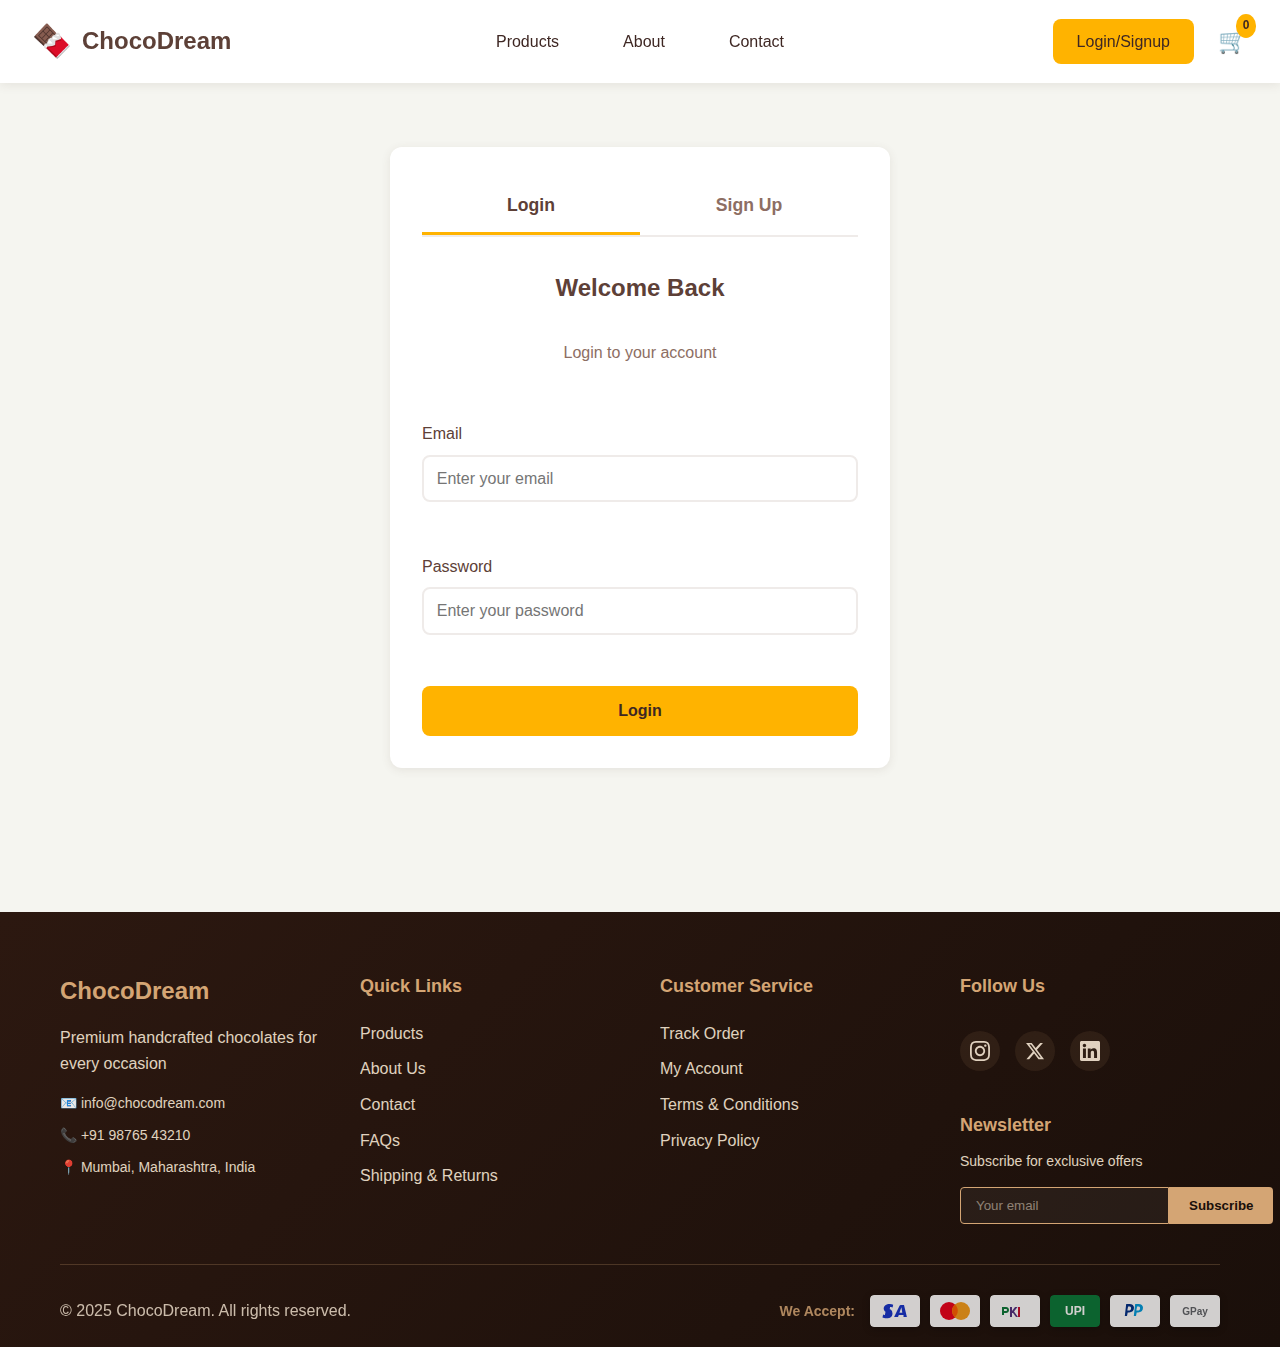
<file: login.html>
<!DOCTYPE html>
<html lang="en">
<head>
    <meta charset="UTF-8">
    <meta name="viewport" content="width=device-width, initial-scale=1.0">
    <title>Login/Signup - ChocoDream</title>
    <link rel="stylesheet" href="css/style.css">
</head>
<body>
    <nav class="navbar" id="navbar">
        <div class="nav-container">
           <div class="nav-left">
    <a href="index.html" class="logo">
        <span class="logo-icon">🍫</span>
        <span class="brand-name">ChocoDream</span>
    </a>
</div>

            <div class="nav-toggle" id="navToggle">
                <span></span>
                <span></span>
                <span></span>
            </div>
            <div class="nav-center" id="navMenu">
                <a href="products.html">Products</a>
                <a href="about.html">About</a>
                <a href="contact.html">Contact</a>
            </div>
            <div class="nav-right">
                <a href="login.html" class="login-btn active">Login/Signup</a>
                <div class="cart-icon" id="cartIcon">
                    🛒
                    <span class="cart-count" id="cartCount">0</span>
                </div>
            </div>
        </div>
    </nav>

    <main>
        <section class="auth-section">
            <div class="container">
                <div class="auth-container">
                    <div class="auth-tabs">
                        <button class="tab-btn active" id="loginTab">Login</button>
                        <button class="tab-btn" id="signupTab">Sign Up</button>
                    </div>

                    <div class="tab-content active" id="loginContent">
                        <form id="loginForm" class="auth-form">
                            <h2>Welcome Back</h2>
                            <p class="form-subtitle">Login to your account</p>

                            <div class="form-group">
                                <label for="loginEmail">Email</label>
                                <input type="email" id="loginEmail" name="email" placeholder="Enter your email">
                                <span class="error-message" id="loginEmailError"></span>
                            </div>

                            <div class="form-group">
                                <label for="loginPassword">Password</label>
                                <input type="password" id="loginPassword" name="password" placeholder="Enter your password">
                                <span class="error-message" id="loginPasswordError"></span>
                            </div>

                            <button type="submit" class="submit-btn">Login</button>
                        </form>
                    </div>

                    <div class="tab-content" id="signupContent">
                        <form id="signupForm" class="auth-form">
                            <h2>Create Account</h2>
                            <p class="form-subtitle">Sign up for a new account</p>

                            <div class="form-group">
                                <label for="signupName">Full Name</label>
                                <input type="text" id="signupName" name="name" placeholder="Enter your full name">
                                <span class="error-message" id="signupNameError"></span>
                            </div>

                            <div class="form-group">
                                <label for="signupEmail">Email</label>
                                <input type="email" id="signupEmail" name="email" placeholder="Enter your email">
                                <span class="error-message" id="signupEmailError"></span>
                            </div>

                            <div class="form-group">
                                <label for="signupPassword">Password</label>
                                <input type="password" id="signupPassword" name="password" placeholder="Create a password">
                                <span class="error-message" id="signupPasswordError"></span>
                            </div>

                            <div class="form-group">
                                <label for="confirmPassword">Confirm Password</label>
                                <input type="password" id="confirmPassword" name="confirmPassword" placeholder="Confirm your password">
                                <span class="error-message" id="confirmPasswordError"></span>
                            </div>

                            <button type="submit" class="submit-btn">Sign Up</button>
                        </form>
                    </div>
                </div>
            </div>
        </section>
    </main>

    <div class="cart-modal" id="cartModal">
        <div class="cart-content">
            <div class="cart-header">
                <h2>Shopping Cart</h2>
                <button class="close-cart" id="closeCart">&times;</button>
            </div>
            <div class="cart-items" id="cartItems"></div>
            <div class="cart-footer">
                <div class="cart-total">
                    <span>Total:</span>
                    <span id="cartTotal">₹0</span>
                </div>
                <button class="checkout-btn">Checkout</button>
            </div>
        </div>
    </div>
<footer class="footer">
    <div class="container">
        <div class="footer-content">
            <div class="footer-section">
                <h3>ChocoDream</h3>
                <p>Premium handcrafted chocolates for every occasion</p>
                <div class="footer-contact">
                    <p>📧 info@chocodream.com</p>
                    <p>📞 +91 98765 43210</p>
                    <p>📍 Mumbai, Maharashtra, India</p>
                </div>
            </div>
            <div class="footer-section">
                <h4>Quick Links</h4>
                <a href="products.html">Products</a>
                <a href="about.html">About Us</a>
                <a href="contact.html">Contact</a>
                <a href="faq.html">FAQs</a>
                <a href="shipping.html">Shipping & Returns</a>
            </div>
            <div class="footer-section">
                <h4>Customer Service</h4>
                <a href="track-order.html">Track Order</a>
                <a href="my-account.html">My Account</a>
                <a href="terms.html">Terms & Conditions</a>
                <a href="privacy.html">Privacy Policy</a>
            </div>
            <div class="footer-section">
                <h4>Follow Us</h4>
                <div class="social-links">
                    <a href="https://instagram.com/chocodream" target="_blank" aria-label="Instagram">
                        <svg width="24" height="24" viewBox="0 0 24 24" fill="currentColor">
                            <path d="M12 2.163c3.204 0 3.584.012 4.85.07 3.252.148 4.771 1.691 4.919 4.919.058 1.265.069 1.645.069 4.849 0 3.205-.012 3.584-.069 4.849-.149 3.225-1.664 4.771-4.919 4.919-1.266.058-1.644.07-4.85.07-3.204 0-3.584-.012-4.849-.07-3.26-.149-4.771-1.699-4.919-4.92-.058-1.265-.07-1.644-.07-4.849 0-3.204.013-3.583.07-4.849.149-3.227 1.664-4.771 4.919-4.919 1.266-.057 1.645-.069 4.849-.069zm0-2.163c-3.259 0-3.667.014-4.947.072-4.358.2-6.78 2.618-6.98 6.98-.059 1.281-.073 1.689-.073 4.948 0 3.259.014 3.668.072 4.948.2 4.358 2.618 6.78 6.98 6.98 1.281.058 1.689.072 4.948.072 3.259 0 3.668-.014 4.948-.072 4.354-.2 6.782-2.618 6.979-6.98.059-1.28.073-1.689.073-4.948 0-3.259-.014-3.667-.072-4.947-.196-4.354-2.617-6.78-6.979-6.98-1.281-.059-1.69-.073-4.949-.073zm0 5.838c-3.403 0-6.162 2.759-6.162 6.162s2.759 6.163 6.162 6.163 6.162-2.759 6.162-6.163c0-3.403-2.759-6.162-6.162-6.162zm0 10.162c-2.209 0-4-1.79-4-4 0-2.209 1.791-4 4-4s4 1.791 4 4c0 2.21-1.791 4-4 4zm6.406-11.845c-.796 0-1.441.645-1.441 1.44s.645 1.44 1.441 1.44c.795 0 1.439-.645 1.439-1.44s-.644-1.44-1.439-1.44z"/>
                        </svg>
                    </a>
                    <a href="https://twitter.com/chocodream" target="_blank" aria-label="Twitter">
                        <svg width="24" height="24" viewBox="0 0 24 24" fill="currentColor">
                            <path d="M18.244 2.25h3.308l-7.227 8.26 8.502 11.24H16.17l-5.214-6.817L4.99 21.75H1.68l7.73-8.835L1.254 2.25H8.08l4.713 6.231zm-1.161 17.52h1.833L7.084 4.126H5.117z"/>
                        </svg>
                    </a>
                    <a href="https://linkedin.com/company/chocodream" target="_blank" aria-label="LinkedIn">
                        <svg width="24" height="24" viewBox="0 0 24 24" fill="currentColor">
                            <path d="M20.447 20.452h-3.554v-5.569c0-1.328-.027-3.037-1.852-3.037-1.853 0-2.136 1.445-2.136 2.939v5.667H9.351V9h3.414v1.561h.046c.477-.9 1.637-1.85 3.37-1.85 3.601 0 4.267 2.37 4.267 5.455v6.286zM5.337 7.433c-1.144 0-2.063-.926-2.063-2.065 0-1.138.92-2.063 2.063-2.063 1.14 0 2.064.925 2.064 2.063 0 1.139-.925 2.065-2.064 2.065zm1.782 13.019H3.555V9h3.564v11.452zM22.225 0H1.771C.792 0 0 .774 0 1.729v20.542C0 23.227.792 24 1.771 24h20.451C23.2 24 24 23.227 24 22.271V1.729C24 .774 23.2 0 22.222 0h.003z"/>
                        </svg>
                    </a>
                </div>
                <div class="newsletter">
                    <h4>Newsletter</h4>
                    <p>Subscribe for exclusive offers</p>
                    <form class="newsletter-form">
                        <input type="email" placeholder="Your email" required>
                        <button type="submit">Subscribe</button>
                    </form>
                </div>
            </div>
        </div>
        <div class="footer-bottom">
            <p>&copy; 2025 ChocoDream. All rights reserved.</p>
            <div class="payment-methods">
                <span>We Accept:</span>
                <div class="payment-icons">
                    <!-- Visa -->
                    <svg width="50" height="32" viewBox="0 0 50 32" fill="none">
                        <rect width="50" height="32" rx="4" fill="white"/>
                        <path d="M20.5 10h-3.7l-2.3 12h3.7l2.3-12zm8.9 7.7l2-5.4.9 5.4h-2.9zm4.1 4.3h3.4l-2.9-12h-3.1c-.7 0-1.3.4-1.5 1l-5.3 11h3.9l.8-2.1h4.7zm-11.2-4.6c0-3.2-4.4-3.4-4.4-4.8 0-.4.4-.9 1.3-.9 1.2 0 2.6.4 3.4.9l.6-2.9c-.9-.3-2-.6-3.4-.6-3.6 0-6.1 1.9-6.1 4.6 0 2 1.8 3.1 3.1 3.8 1.4.7 1.9 1.1 1.9 1.7 0 .9-1.1 1.3-2.1 1.3-1.8 0-2.7-.5-3.5-.9l-.6 3c.8.4 2.3.7 3.8.7 3.8.1 6.2-1.8 6.2-4.9z" fill="#1434CB"/>
                    </svg>
                    
                    <!-- Mastercard -->
                    <svg width="50" height="32" viewBox="0 0 50 32" fill="none">
                        <rect width="50" height="32" rx="4" fill="white"/>
                        <circle cx="19" cy="16" r="9" fill="#EB001B"/>
                        <circle cx="31" cy="16" r="9" fill="#F79E1B"/>
                        <path d="M25 9.5c-1.7 1.5-2.8 3.7-2.8 6.2s1.1 4.7 2.8 6.2c1.7-1.5 2.8-3.7 2.8-6.2s-1.1-4.7-2.8-6.2z" fill="#FF5F00"/>
                    </svg>
                    
                    <!-- RuPay -->
                    <svg width="50" height="32" viewBox="0 0 50 32" fill="none">
                        <rect width="50" height="32" rx="4" fill="white"/>
                        <path d="M12 12h4c1.7 0 3 1.3 3 3s-1.3 3-3 3h-2v2h-2v-8zm2 4h2c.6 0 1-.4 1-1s-.4-1-1-1h-2v2z" fill="#097939"/>
                        <path d="M22 18v4h-2v-10h2v4l3-4h2.5l-3.5 4.5 4 5.5H26l-3-4z" fill="#523080"/>
                        <path d="M30 12v10h-2v-10h2z" fill="#C8102E"/>
                    </svg>
                    
                    <!-- UPI -->
                    <svg width="50" height="32" viewBox="0 0 50 32" fill="none">
                        <rect width="50" height="32" rx="4" fill="#097939"/>
                        <text x="50%" y="50%" text-anchor="middle" dy=".35em" fill="white" font-family="Arial" font-size="12" font-weight="bold">UPI</text>
                    </svg>
                    
                    <!-- PayPal -->
                    <svg width="50" height="32" viewBox="0 0 50 32" fill="none">
                        <rect width="50" height="32" rx="4" fill="white"/>
                        <path d="M19.5 9c2.8 0 4.5 1.4 4.5 3.8 0 2.8-2 4.7-4.9 4.7h-1.4l-.7 3.5h-2.2L16.2 9h3.3zm-.8 6.5c1.4 0 2.4-.9 2.4-2.3 0-1-.6-1.7-1.8-1.7h-1.2l-.8 4h1.4z" fill="#003087"/>
                        <path d="M28.5 9c2.8 0 4.5 1.4 4.5 3.8 0 2.8-2 4.7-4.9 4.7h-1.4l-.7 3.5h-2.2L25.2 9h3.3zm-.8 6.5c1.4 0 2.4-.9 2.4-2.3 0-1-.6-1.7-1.8-1.7h-1.2l-.8 4h1.4z" fill="#009CDE"/>
                    </svg>
                    
                    <!-- Google Pay -->
                    <svg width="50" height="32" viewBox="0 0 50 32" fill="none">
                        <rect width="50" height="32" rx="4" fill="white"/>
                        <text x="50%" y="50%" text-anchor="middle" dy=".35em" fill="#5F6368" font-family="Arial" font-size="10" font-weight="bold">GPay</text>
                    </svg>
                </div>
            </div>
        </div>
    </div>
</footer>

<style>
.footer {
    background: linear-gradient(135deg, #2c1810 0%, #1a0f0a 100%);
    color: #f5e6d3;
    padding: 60px 0 20px;
    margin-top: 80px;
}

.container {
    max-width: 1200px;
    margin: 0 auto;
    padding: 0 20px;
}

.footer-content {
    display: grid;
    grid-template-columns: repeat(auto-fit, minmax(250px, 1fr));
    gap: 40px;
    margin-bottom: 40px;
}

.footer-section h3 {
    color: #d4a574;
    font-size: 24px;
    margin-bottom: 15px;
}

.footer-section h4 {
    color: #d4a574;
    font-size: 18px;
    margin-bottom: 20px;
}

.footer-section p {
    line-height: 1.6;
    margin-bottom: 15px;
    color: #f5e6d3;
}

.footer-contact p {
    margin: 10px 0;
    font-size: 14px;
}

.footer-section a {
    display: block;
    color: #f5e6d3;
    text-decoration: none;
    margin: 10px 0;
    transition: color 0.3s;
}

.footer-section a:hover {
    color: #d4a574;
}

.social-links {
    display: flex;
    gap: 15px;
    margin-bottom: 30px;
}

.social-links a {
    display: flex;
    align-items: center;
    justify-content: center;
    width: 40px;
    height: 40px;
    background: rgba(212, 165, 116, 0.1);
    border-radius: 50%;
    transition: all 0.3s;
}

.social-links a:hover {
    background: #d4a574;
    color: #1a0f0a;
    transform: translateY(-3px);
}

.social-links svg {
    width: 20px;
    height: 20px;
}

.newsletter {
    margin-top: 20px;
}

.newsletter h4 {
    margin-bottom: 10px;
}

.newsletter p {
    font-size: 14px;
    margin-bottom: 10px;
}

.newsletter-form {
    display: flex;
    margin-top: 15px;
}

.newsletter-form input {
    flex: 1;
    padding: 10px 15px;
    border: 1px solid #d4a574;
    background: rgba(255, 255, 255, 0.05);
    color: #f5e6d3;
    border-radius: 4px 0 0 4px;
    outline: none;
}

.newsletter-form input::placeholder {
    color: rgba(245, 230, 211, 0.5);
}

.newsletter-form button {
    padding: 10px 20px;
    background: #d4a574;
    color: #1a0f0a;
    border: none;
    border-radius: 0 4px 4px 0;
    cursor: pointer;
    font-weight: 600;
    transition: background 0.3s;
}

.newsletter-form button:hover {
    background: #c89961;
}

.footer-bottom {
    display: flex;
    justify-content: space-between;
    align-items: center;
    padding-top: 30px;
    border-top: 1px solid rgba(212, 165, 116, 0.3);
    flex-wrap: wrap;
    gap: 20px;
}

.footer-bottom p {
    margin: 0;
}

.payment-methods {
    display: flex;
    align-items: center;
    gap: 15px;
}

.payment-methods span {
    font-size: 14px;
    color: #d4a574;
    font-weight: 600;
}

.payment-icons {
    display: flex;
    gap: 10px;
    flex-wrap: wrap;
}

.payment-icons svg {
    box-shadow: 0 2px 8px rgba(0, 0, 0, 0.3);
    border-radius: 4px;
    transition: transform 0.3s;
}

.payment-icons svg:hover {
    transform: translateY(-2px);
}

@media (max-width: 768px) {
    .footer-content {
        grid-template-columns: 1fr;
    }
    
    .footer-bottom {
        flex-direction: column;
        text-align: center;
    }
    
    .payment-methods {
        flex-direction: column;
        text-align: center;
    }
    
    .payment-icons {
        justify-content: center;
    }
}
</style>



    <div class="toast" id="toast"></div>

    <!-- At the end of body, before closing </body> tag -->
<script src="js/cart.js"></script>
<script src="js/validation.js"></script>
<script src="js/main.js"></script>

</body>
</html>
</file>
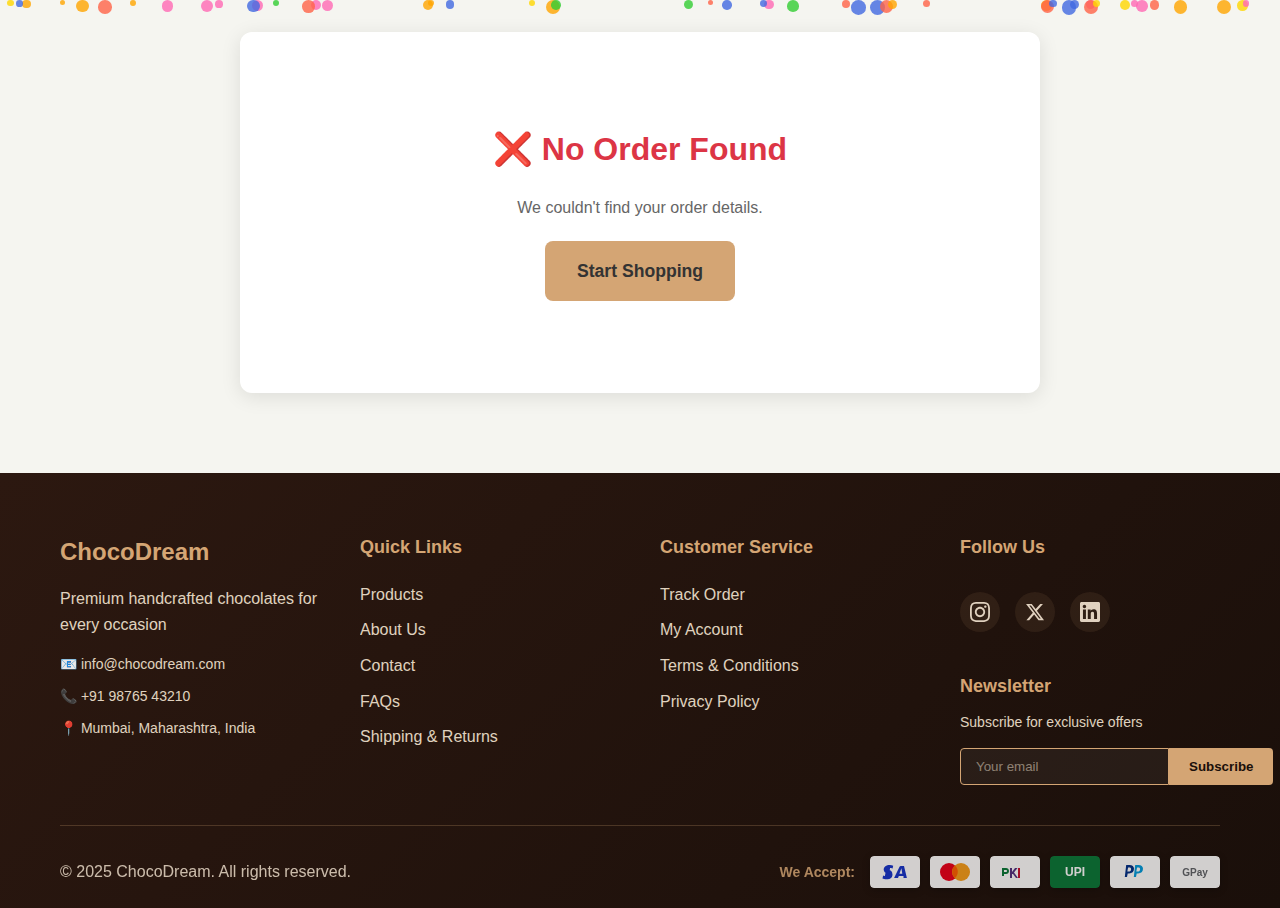
<file: order-success.html>
<!DOCTYPE html>
<html lang="en">
<head>
    <meta charset="UTF-8">
    <meta name="viewport" content="width=device-width, initial-scale=1.0">
    <title>Order Success - ChocoDream</title>
    <link rel="stylesheet" href="css/style.css">
    <style>
        /* Success Page Specific Styles */
        .success-container {
            max-width: 800px;
            margin: 2rem auto;
            padding: 2rem;
            background-color: #ffffff;
            border-radius: 12px;
            box-shadow: 0 4px 20px rgba(0, 0, 0, 0.1);
            text-align: center;
        }

        .success-header {
            margin-bottom: 2rem;
        }

        .success-header h1 {
            color: #7b3f00;
            font-size: 2.5rem;
            margin-bottom: 1rem;
            animation: bounce 2s ease-in-out infinite;
        }

        @keyframes bounce {
            0%, 100% { transform: translateY(0); }
            50% { transform: translateY(-10px); }
        }

        .success-header p {
            color: #8b5a3c;
            font-size: 1.2rem;
        }

        .order-details {
            background-color: #f5e6d3;
            padding: 2rem;
            border-radius: 10px;
            margin: 2rem 0;
            text-align: left;
        }

        .order-details h2 {
            color: #7b3f00;
            margin-bottom: 1.5rem;
            font-size: 1.5rem;
        }

        .order-info {
            display: grid;
            gap: 1rem;
        }

        .order-info p {
            color: #333;
            font-size: 1rem;
            display: flex;
            justify-content: space-between;
            padding: 0.5rem 0;
            border-bottom: 1px solid #e0e0e0;
        }

        .order-info p:last-child {
            border-bottom: none;
        }

        .order-info strong {
            color: #7b3f00;
        }

        .sweet-note {
            background-color: #fff8e7;
            padding: 1.5rem;
            border-radius: 10px;
            margin: 2rem 0;
            border-left: 4px solid #d4a574;
        }

        .sweet-note h3 {
            color: #7b3f00;
            margin-bottom: 0.5rem;
            font-size: 1.2rem;
        }

        .sweet-note p {
            color: #333;
            margin: 0;
        }

        .progress-steps {
            margin: 3rem 0;
        }

        .progress-steps h2 {
            color: #7b3f00;
            margin-bottom: 2rem;
            font-size: 1.8rem;
        }

        .steps-container {
            display: flex;
            justify-content: space-around;
            gap: 2rem;
            margin: 2rem 0;
        }

        .step {
            flex: 1;
            text-align: center;
        }

        .step-icon {
            font-size: 3rem;
            margin-bottom: 1rem;
        }

        .step h3 {
            color: #7b3f00;
            font-size: 1.2rem;
            margin-bottom: 0.5rem;
        }

        .step p {
            color: #8b5a3c;
            font-size: 0.95rem;
        }

        /* Action Buttons Styling */
        .action-buttons {
            display: flex;
            gap: 1rem;
            justify-content: center;
            margin: 2rem 0;
            flex-wrap: wrap;
        }

        .action-btn {
            padding: 1rem 2rem;
            border: none;
            border-radius: 8px;
            font-size: 1.1rem;
            font-weight: bold;
            cursor: pointer;
            text-decoration: none;
            transition: all 0.3s ease;
            display: inline-flex;
            align-items: center;
            gap: 0.5rem;
        }

        .btn-primary {
            background-color: #d4a574;
            color: #333;
        }

        .btn-primary:hover {
            background-color: #7b3f00;
            color: #ffffff;
            transform: translateY(-2px);
            box-shadow: 0 4px 12px rgba(0, 0, 0, 0.2);
        }

        .btn-secondary {
            background-color: #7b3f00;
            color: #ffffff;
        }

        .btn-secondary:hover {
            background-color: #d4a574;
            color: #333;
            transform: translateY(-2px);
            box-shadow: 0 4px 12px rgba(0, 0, 0, 0.2);
        }

        /* Social Share Section */
        .social-share {
            margin: 3rem 0;
            padding: 2rem;
            background-color: #fff8e7;
            border-radius: 10px;
        }

        .social-share h3 {
            color: #7b3f00;
            margin-bottom: 1.5rem;
            font-size: 1.3rem;
        }

        .social-icons {
            display: flex;
            gap: 2rem;
            justify-content: center;
            align-items: center;
            flex-wrap: wrap;
        }

        .social-icon {
            display: inline-flex;
            align-items: center;
            justify-content: center;
            transition: all 0.3s ease;
            cursor: pointer;
        }

        .social-icon:hover {
            transform: translateY(-5px) scale(1.1);
        }

        .social-icon svg {
            width: 40px;
            height: 40px;
            transition: all 0.3s ease;
        }

        .social-icon:hover svg {
            filter: drop-shadow(0 4px 8px rgba(0, 0, 0, 0.3));
        }

        /* Confetti Animation */
        #confettiContainer {
            position: fixed;
            top: 0;
            left: 0;
            width: 100%;
            height: 100%;
            pointer-events: none;
            z-index: 9999;
            overflow: hidden;
        }

        .confetti {
            position: absolute;
            width: 10px;
            height: 10px;
            border-radius: 50%;
            animation: confetti-fall 4s ease-out forwards;
            opacity: 0.8;
        }

        @keyframes confetti-fall {
            0% {
                transform: translateY(-100vh) rotate(0deg);
                opacity: 1;
            }
            100% {
                transform: translateY(100vh) rotate(720deg);
                opacity: 0;
            }
        }

        /* Responsive Design for Social Icons */
        @media (max-width: 768px) {
            .success-container {
                margin: 1rem;
                padding: 1.5rem;
            }

            .success-header h1 {
                font-size: 2rem;
            }

            .steps-container {
                flex-direction: column;
                gap: 1.5rem;
            }

            .action-buttons {
                flex-direction: column;
            }

            .action-btn {
                width: 100%;
            }

            .social-icons {
                gap: 1.5rem;
            }
            
            .social-icon svg {
                width: 35px;
                height: 35px;
            }
        }
    </style>
</head>
<body>
    <!-- Confetti Container -->
    <div id="confettiContainer"></div>

    <!-- Success Container -->
    <div class="success-container">
        <div class="success-header">
            <h1>🎉 Sweet Success! 🎉</h1>
            <p>Your chocolate dreams are on their way!</p>
        </div>

        <!-- Order Details -->
        <div class="order-details">
            <h2>Order Details</h2>
            <div class="order-info">
                <p><strong>Order Number:</strong> <span id="orderNumber">Loading...</span></p>
                <p><strong>Order Date:</strong> <span id="orderDate">Loading...</span></p>
                <p><strong>Total Amount:</strong> <span id="orderTotal">₹0.00</span></p>
                <p><strong>Payment Method:</strong> <span id="paymentMethod">Loading...</span></p>
                <p><strong>Estimated Delivery:</strong> <span id="deliveryDate">Loading...</span></p>
            </div>
        </div>

        <!-- Sweet Note -->
        <div class="sweet-note">
            <h3>🍫 Sweet Note</h3>
            <p id="sweetMessage">Your sweet cravings will soon be satisfied! 😋</p>
        </div>

        <!-- Progress Steps -->
        <div class="progress-steps">
            <h2>What's Next?</h2>
            <div class="steps-container">
                <div class="step">
                    <div class="step-icon">📦</div>
                    <h3>Order Preparation</h3>
                    <p>We're carefully packing your chocolates</p>
                </div>
                <div class="step">
                    <div class="step-icon">🚚</div>
                    <h3>On the Way</h3>
                    <p>Your order will be dispatched soon</p>
                </div>
                <div class="step">
                    <div class="step-icon">🎁</div>
                    <h3>Sweet Delivery</h3>
                    <p>Enjoy your delicious chocolates!</p>
                </div>
            </div>
        </div>

        <!-- Action Buttons -->
        <div class="action-buttons">
            <a href="products.html" class="action-btn btn-primary">
                🍫 Continue Shopping
            </a>
            <a href="index.html" class="action-btn btn-secondary">
                🏠 Back to Home
            </a>
        </div>

        <!-- Social Share -->
        <div class="social-share">
            <h3>Share your chocolate joy!</h3>
            <div class="social-icons">
                <a href="https://www.instagram.com/" target="_blank" class="social-icon instagram-icon" title="Share on Instagram">
                    <svg viewBox="0 0 24 24" width="40" height="40">
                        <path fill="url(#instagram-gradient)" d="M12 2.163c3.204 0 3.584.012 4.85.07 3.252.148 4.771 1.691 4.919 4.919.058 1.265.069 1.645.069 4.849 0 3.205-.012 3.584-.069 4.849-.149 3.225-1.664 4.771-4.919 4.919-1.266.058-1.644.07-4.85.07-3.204 0-3.584-.012-4.849-.07-3.26-.149-4.771-1.699-4.919-4.92-.058-1.265-.07-1.644-.07-4.849 0-3.204.013-3.583.07-4.849.149-3.227 1.664-4.771 4.919-4.919 1.266-.057 1.645-.069 4.849-.069zm0-2.163c-3.259 0-3.667.014-4.947.072-4.358.2-6.78 2.618-6.98 6.98-.059 1.281-.073 1.689-.073 4.948 0 3.259.014 3.668.072 4.948.2 4.358 2.618 6.78 6.98 6.98 1.281.058 1.689.072 4.948.072 3.259 0 3.668-.014 4.948-.072 4.354-.2 6.782-2.618 6.979-6.98.059-1.28.073-1.689.073-4.948 0-3.259-.014-3.667-.072-4.947-.196-4.354-2.617-6.78-6.979-6.98-1.281-.059-1.69-.073-4.949-.073zm0 5.838c-3.403 0-6.162 2.759-6.162 6.162s2.759 6.163 6.162 6.163 6.162-2.759 6.162-6.163c0-3.403-2.759-6.162-6.162-6.162zm0 10.162c-2.209 0-4-1.79-4-4 0-2.209 1.791-4 4-4s4 1.791 4 4c0 2.21-1.791 4-4 4zm6.406-11.845c-.796 0-1.441.645-1.441 1.44s.645 1.44 1.441 1.44c.795 0 1.439-.645 1.439-1.44s-.644-1.44-1.439-1.44z"/>
                        <defs>
                            <linearGradient id="instagram-gradient" x1="0%" y1="0%" x2="100%" y2="100%">
                                <stop offset="0%" style="stop-color:#f09433;stop-opacity:1" />
                                <stop offset="25%" style="stop-color:#e6683c;stop-opacity:1" />
                                <stop offset="50%" style="stop-color:#dc2743;stop-opacity:1" />
                                <stop offset="75%" style="stop-color:#cc2366;stop-opacity:1" />
                                <stop offset="100%" style="stop-color:#bc1888;stop-opacity:1" />
                            </linearGradient>
                        </defs>
                    </svg>
                </a>

                <a href="https://www.linkedin.com/" target="_blank" class="social-icon linkedin-icon" title="Share on LinkedIn">
                    <svg viewBox="0 0 24 24" width="40" height="40">
                        <path fill="#0077b5" d="M20.447 20.452h-3.554v-5.569c0-1.328-.027-3.037-1.852-3.037-1.853 0-2.136 1.445-2.136 2.939v5.667H9.351V9h3.414v1.561h.046c.477-.9 1.637-1.85 3.37-1.85 3.601 0 4.267 2.37 4.267 5.455v6.286zM5.337 7.433c-1.144 0-2.063-.926-2.063-2.065 0-1.138.92-2.063 2.063-2.063 1.14 0 2.064.925 2.064 2.063 0 1.139-.925 2.065-2.064 2.065zm1.782 13.019H3.555V9h3.564v11.452zM22.225 0H1.771C.792 0 0 .774 0 1.729v20.542C0 23.227.792 24 1.771 24h20.451C23.2 24 24 23.227 24 22.271V1.729C24 .774 23.2 0 22.222 0h.003z"/>
                    </svg>
                </a>

                <a href="https://twitter.com/intent/tweet?text=Just ordered amazing chocolates from ChocoDream! 🍫" target="_blank" class="social-icon twitter-icon" title="Share on Twitter">
                    <svg viewBox="0 0 24 24" width="40" height="40">
                        <path fill="#1DA1F2" d="M23.953 4.57a10 10 0 01-2.825.775 4.958 4.958 0 002.163-2.723c-.951.555-2.005.959-3.127 1.184a4.92 4.92 0 00-8.384 4.482C7.69 8.095 4.067 6.13 1.64 3.162a4.822 4.822 0 00-.666 2.475c0 1.71.87 3.213 2.188 4.096a4.904 4.904 0 01-2.228-.616v.06a4.923 4.923 0 003.946 4.827 4.996 4.996 0 01-2.212.085 4.936 4.936 0 004.604 3.417 9.867 9.867 0 01-6.102 2.105c-.39 0-.779-.023-1.17-.067a13.995 13.995 0 007.557 2.209c9.053 0 13.998-7.496 13.998-13.985 0-.21 0-.42-.015-.63A9.935 9.935 0 0024 4.59z"/>
                    </svg>
                </a>
            </div>
        </div>
    </div>

    <footer class="footer">
        <div class="container">
            <div class="footer-content">
                <div class="footer-section">
                    <h3>ChocoDream</h3>
                    <p>Premium handcrafted chocolates for every occasion</p>
                    <div class="footer-contact">
                        <p>📧 info@chocodream.com</p>
                        <p>📞 +91 98765 43210</p>
                        <p>📍 Mumbai, Maharashtra, India</p>
                    </div>
                </div>
                <div class="footer-section">
                    <h4>Quick Links</h4>
                    <a href="products.html">Products</a>
                    <a href="about.html">About Us</a>
                    <a href="contact.html">Contact</a>
                    <a href="faq.html">FAQs</a>
                    <a href="shipping.html">Shipping & Returns</a>
                </div>
                <div class="footer-section">
                    <h4>Customer Service</h4>
                    <a href="track-order.html">Track Order</a>
                    <a href="my-account.html">My Account</a>
                    <a href="terms.html">Terms & Conditions</a>
                    <a href="privacy.html">Privacy Policy</a>
                </div>
                <div class="footer-section">
                    <h4>Follow Us</h4>
                    <div class="social-links">
                        <a href="https://instagram.com/chocodream" target="_blank" aria-label="Instagram">
                            <svg width="24" height="24" viewBox="0 0 24 24" fill="currentColor">
                                <path d="M12 2.163c3.204 0 3.584.012 4.85.07 3.252.148 4.771 1.691 4.919 4.919.058 1.265.069 1.645.069 4.849 0 3.205-.012 3.584-.069 4.849-.149 3.225-1.664 4.771-4.919 4.919-1.266.058-1.644.07-4.85.07-3.204 0-3.584-.012-4.849-.07-3.26-.149-4.771-1.699-4.919-4.92-.058-1.265-.07-1.644-.07-4.849 0-3.204.013-3.583.07-4.849.149-3.227 1.664-4.771 4.919-4.919 1.266-.057 1.645-.069 4.849-.069zm0-2.163c-3.259 0-3.667.014-4.947.072-4.358.2-6.78 2.618-6.98 6.98-.059 1.281-.073 1.689-.073 4.948 0 3.259.014 3.668.072 4.948.2 4.358 2.618 6.78 6.98 6.98 1.281.058 1.689.072 4.948.072 3.259 0 3.668-.014 4.948-.072 4.354-.2 6.782-2.618 6.979-6.98.059-1.28.073-1.689.073-4.948 0-3.259-.014-3.667-.072-4.947-.196-4.354-2.617-6.78-6.979-6.98-1.281-.059-1.69-.073-4.949-.073zm0 5.838c-3.403 0-6.162 2.759-6.162 6.162s2.759 6.163 6.162 6.163 6.162-2.759 6.162-6.163c0-3.403-2.759-6.162-6.162-6.162zm0 10.162c-2.209 0-4-1.79-4-4 0-2.209 1.791-4 4-4s4 1.791 4 4c0 2.21-1.791 4-4 4zm6.406-11.845c-.796 0-1.441.645-1.441 1.44s.645 1.44 1.441 1.44c.795 0 1.439-.645 1.439-1.44s-.644-1.44-1.439-1.44z"/>
                            </svg>
                        </a>
                        <a href="https://twitter.com/chocodream" target="_blank" aria-label="Twitter">
                            <svg width="24" height="24" viewBox="0 0 24 24" fill="currentColor">
                                <path d="M18.244 2.25h3.308l-7.227 8.26 8.502 11.24H16.17l-5.214-6.817L4.99 21.75H1.68l7.73-8.835L1.254 2.25H8.08l4.713 6.231zm-1.161 17.52h1.833L7.084 4.126H5.117z"/>
                            </svg>
                        </a>
                        <a href="https://linkedin.com/company/chocodream" target="_blank" aria-label="LinkedIn">
                            <svg width="24" height="24" viewBox="0 0 24 24" fill="currentColor">
                                <path d="M20.447 20.452h-3.554v-5.569c0-1.328-.027-3.037-1.852-3.037-1.853 0-2.136 1.445-2.136 2.939v5.667H9.351V9h3.414v1.561h.046c.477-.9 1.637-1.85 3.37-1.85 3.601 0 4.267 2.37 4.267 5.455v6.286zM5.337 7.433c-1.144 0-2.063-.926-2.063-2.065 0-1.138.92-2.063 2.063-2.063 1.14 0 2.064.925 2.064 2.063 0 1.139-.925 2.065-2.064 2.065zm1.782 13.019H3.555V9h3.564v11.452zM22.225 0H1.771C.792 0 0 .774 0 1.729v20.542C0 23.227.792 24 1.771 24h20.451C23.2 24 24 23.227 24 22.271V1.729C24 .774 23.2 0 22.222 0h.003z"/>
                            </svg>
                        </a>
                    </div>
                    <div class="newsletter">
                        <h4>Newsletter</h4>
                        <p>Subscribe for exclusive offers</p>
                        <form class="newsletter-form">
                            <input type="email" placeholder="Your email" required>
                            <button type="submit">Subscribe</button>
                        </form>
                    </div>
                </div>
            </div>
            <div class="footer-bottom">
                <p>&copy; 2025 ChocoDream. All rights reserved.</p>
                <div class="payment-methods">
                    <span>We Accept:</span>
                    <div class="payment-icons">
                        <!-- Visa -->
                        <svg width="50" height="32" viewBox="0 0 50 32" fill="none">
                            <rect width="50" height="32" rx="4" fill="white"/>
                            <path d="M20.5 10h-3.7l-2.3 12h3.7l2.3-12zm8.9 7.7l2-5.4.9 5.4h-2.9zm4.1 4.3h3.4l-2.9-12h-3.1c-.7 0-1.3.4-1.5 1l-5.3 11h3.9l.8-2.1h4.7zm-11.2-4.6c0-3.2-4.4-3.4-4.4-4.8 0-.4.4-.9 1.3-.9 1.2 0 2.6.4 3.4.9l.6-2.9c-.9-.3-2-.6-3.4-.6-3.6 0-6.1 1.9-6.1 4.6 0 2 1.8 3.1 3.1 3.8 1.4.7 1.9 1.1 1.9 1.7 0 .9-1.1 1.3-2.1 1.3-1.8 0-2.7-.5-3.5-.9l-.6 3c.8.4 2.3.7 3.8.7 3.8.1 6.2-1.8 6.2-4.9z" fill="#1434CB"/>
                        </svg>
                        
                        <!-- Mastercard -->
                        <svg width="50" height="32" viewBox="0 0 50 32" fill="none">
                            <rect width="50" height="32" rx="4" fill="white"/>
                            <circle cx="19" cy="16" r="9" fill="#EB001B"/>
                            <circle cx="31" cy="16" r="9" fill="#F79E1B"/>
                            <path d="M25 9.5c-1.7 1.5-2.8 3.7-2.8 6.2s1.1 4.7 2.8 6.2c1.7-1.5 2.8-3.7 2.8-6.2s-1.1-4.7-2.8-6.2z" fill="#FF5F00"/>
                        </svg>
                        
                        <!-- RuPay -->
                        <svg width="50" height="32" viewBox="0 0 50 32" fill="none">
                            <rect width="50" height="32" rx="4" fill="white"/>
                            <path d="M12 12h4c1.7 0 3 1.3 3 3s-1.3 3-3 3h-2v2h-2v-8zm2 4h2c.6 0 1-.4 1-1s-.4-1-1-1h-2v2z" fill="#097939"/>
                            <path d="M22 18v4h-2v-10h2v4l3-4h2.5l-3.5 4.5 4 5.5H26l-3-4z" fill="#523080"/>
                            <path d="M30 12v10h-2v-10h2z" fill="#C8102E"/>
                        </svg>
                        
                        <!-- UPI -->
                        <svg width="50" height="32" viewBox="0 0 50 32" fill="none">
                            <rect width="50" height="32" rx="4" fill="#097939"/>
                            <text x="50%" y="50%" text-anchor="middle" dy=".35em" fill="white" font-family="Arial" font-size="12" font-weight="bold">UPI</text>
                        </svg>
                        
                        <!-- PayPal -->
                        <svg width="50" height="32" viewBox="0 0 50 32" fill="none">
                            <rect width="50" height="32" rx="4" fill="white"/>
                            <path d="M19.5 9c2.8 0 4.5 1.4 4.5 3.8 0 2.8-2 4.7-4.9 4.7h-1.4l-.7 3.5h-2.2L16.2 9h3.3zm-.8 6.5c1.4 0 2.4-.9 2.4-2.3 0-1-.6-1.7-1.8-1.7h-1.2l-.8 4h1.4z" fill="#003087"/>
                            <path d="M28.5 9c2.8 0 4.5 1.4 4.5 3.8 0 2.8-2 4.7-4.9 4.7h-1.4l-.7 3.5h-2.2L25.2 9h3.3zm-.8 6.5c1.4 0 2.4-.9 2.4-2.3 0-1-.6-1.7-1.8-1.7h-1.2l-.8 4h1.4z" fill="#009CDE"/>
                        </svg>
                        
                        <!-- Google Pay -->
                        <svg width="50" height="32" viewBox="0 0 50 32" fill="none">
                            <rect width="50" height="32" rx="4" fill="white"/>
                            <text x="50%" y="50%" text-anchor="middle" dy=".35em" fill="#5F6368" font-family="Arial" font-size="10" font-weight="bold">GPay</text>
                        </svg>
                    </div>
                </div>
            </div>
        </div>
    </footer>

    <style>
        .footer {
            background: linear-gradient(135deg, #2c1810 0%, #1a0f0a 100%);
            color: #f5e6d3;
            padding: 60px 0 20px;
            margin-top: 80px;
        }

        .container {
            max-width: 1200px;
            margin: 0 auto;
            padding: 0 20px;
        }

        .footer-content {
            display: grid;
            grid-template-columns: repeat(auto-fit, minmax(250px, 1fr));
            gap: 40px;
            margin-bottom: 40px;
        }

        .footer-section h3 {
            color: #d4a574;
            font-size: 24px;
            margin-bottom: 15px;
        }

        .footer-section h4 {
            color: #d4a574;
            font-size: 18px;
            margin-bottom: 20px;
        }

        .footer-section p {
            line-height: 1.6;
            margin-bottom: 15px;
            color: #f5e6d3;
        }

        .footer-contact p {
            margin: 10px 0;
            font-size: 14px;
        }

        .footer-section a {
            display: block;
            color: #f5e6d3;
            text-decoration: none;
            margin: 10px 0;
            transition: color 0.3s;
        }

        .footer-section a:hover {
            color: #d4a574;
        }

        .social-links {
            display: flex;
            gap: 15px;
            margin-bottom: 30px;
        }

        .social-links a {
            display: flex;
            align-items: center;
            justify-content: center;
            width: 40px;
            height: 40px;
            background: rgba(212, 165, 116, 0.1);
            border-radius: 50%;
            transition: all 0.3s;
        }

        .social-links a:hover {
            background: #d4a574;
            color: #1a0f0a;
            transform: translateY(-3px);
        }

        .social-links svg {
            width: 20px;
            height: 20px;
        }

        .newsletter {
            margin-top: 20px;
        }

        .newsletter h4 {
            margin-bottom: 10px;
        }

        .newsletter p {
            font-size: 14px;
            margin-bottom: 10px;
        }

        .newsletter-form {
            display: flex;
            margin-top: 15px;
        }

        .newsletter-form input {
            flex: 1;
            padding: 10px 15px;
            border: 1px solid #d4a574;
            background: rgba(255, 255, 255, 0.05);
            color: #f5e6d3;
            border-radius: 4px 0 0 4px;
            outline: none;
        }

        .newsletter-form input::placeholder {
            color: rgba(245, 230, 211, 0.5);
        }

        .newsletter-form button {
            padding: 10px 20px;
            background: #d4a574;
            color: #1a0f0a;
            border: none;
            border-radius: 0 4px 4px 0;
            cursor: pointer;
            font-weight: 600;
            transition: background 0.3s;
        }

        .newsletter-form button:hover {
            background: #c89961;
        }

        .footer-bottom {
            display: flex;
            justify-content: space-between;
            align-items: center;
            padding-top: 30px;
            border-top: 1px solid rgba(212, 165, 116, 0.3);
            flex-wrap: wrap;
            gap: 20px;
        }

        .footer-bottom p {
            margin: 0;
        }

        .payment-methods {
            display: flex;
            align-items: center;
            gap: 15px;
        }

        .payment-methods span {
            font-size: 14px;
            color: #d4a574;
            font-weight: 600;
        }

        .payment-icons {
            display: flex;
            gap: 10px;
            flex-wrap: wrap;
        }

        .payment-icons svg {
            box-shadow: 0 2px 8px rgba(0, 0, 0, 0.3);
            border-radius: 4px;
            transition: transform 0.3s;
        }

        .payment-icons svg:hover {
            transform: translateY(-2px);
        }

        @media (max-width: 768px) {
            .footer-content {
                grid-template-columns: 1fr;
            }
            
            .footer-bottom {
                flex-direction: column;
                text-align: center;
            }
            
            .payment-methods {
                flex-direction: column;
                text-align: center;
            }
            
            .payment-icons {
                justify-content: center;
            }
        }
    </style>

    <script>
        // Order Success Page Script
        document.addEventListener('DOMContentLoaded', function() {
            displayOrderDetails();
            launchConfetti();
            displaySweetMessages();
        });

        function displayOrderDetails() {
            const orderData = JSON.parse(localStorage.getItem('chocodream_last_order'));
            
            if (!orderData) {
                document.querySelector('.success-container').innerHTML = `
                    <div style="text-align: center; padding: 60px 20px;">
                        <h1 style="color: #dc3545;">❌ No Order Found</h1>
                        <p style="color: #666; margin: 20px 0;">We couldn't find your order details.</p>
                        <a href="products.html" class="action-btn btn-primary">Start Shopping</a>
                    </div>
                `;
                return;
            }
            
            document.getElementById('orderNumber').textContent = orderData.orderId;
            document.getElementById('orderDate').textContent = formatDate(orderData.orderDate);
            document.getElementById('orderTotal').textContent = '₹' + orderData.payment.total.toFixed(2);
            document.getElementById('paymentMethod').textContent = formatPaymentMethod(orderData.payment.method);
            document.getElementById('deliveryDate').textContent = calculateDeliveryDate();
            
            document.title = `Order ${orderData.orderId} - ChocoDream`;
        }

        function formatDate(dateString) {
            const date = new Date(dateString);
            const options = { 
                year: 'numeric', 
                month: 'long', 
                day: 'numeric',
                hour: '2-digit',
                minute: '2-digit'
            };
            return date.toLocaleDateString('en-IN', options);
        }

        function formatPaymentMethod(method) {
            const methods = {
                'cod': 'Cash on Delivery',
                'upi': 'UPI Payment',
                'bank': 'Net Banking',
                'card': 'Credit/Debit Card'
            };
            return methods[method] || method.toUpperCase();
        }

        function calculateDeliveryDate() {
            const today = new Date();
            const deliveryDate = new Date(today);
            deliveryDate.setDate(today.getDate() + 3);
            
            const options = { 
                weekday: 'long',
                year: 'numeric', 
                month: 'long', 
                day: 'numeric'
            };
            return deliveryDate.toLocaleDateString('en-IN', options);
        }

        function displaySweetMessages() {
            const messages = [
                "Your sweet cravings will soon be satisfied! 😋",
                "Get ready for a chocolate delight! 🍫✨",
                "Sweetness is on its way to you! 🎉",
                "Your taste buds are in for a treat! 😍",
                "Chocolate happiness coming soon! 🍫💝",
                "Prepare for pure chocolate bliss! 🌟"
            ];
            
            const randomMessage = messages[Math.floor(Math.random() * messages.length)];
            document.getElementById('sweetMessage').textContent = randomMessage;
        }

        function launchConfetti() {
            const confettiContainer = document.getElementById('confettiContainer');
            
            for (let i = 0; i < 50; i++) {
                createConfetti(confettiContainer);
            }
            
            setTimeout(() => {
                confettiContainer.innerHTML = '';
            }, 5000);
        }

        function createConfetti(container) {
            const confetti = document.createElement('div');
            confetti.className = 'confetti';
            
            const colors = ['#FFD700', '#FF6347', '#4169E1', '#32CD32', '#FF69B4', '#FFA500'];
            confetti.style.backgroundColor = colors[Math.floor(Math.random() * colors.length)];
            confetti.style.left = Math.random() * 100 + '%';
            confetti.style.animationDelay = Math.random() * 3 + 's';
            
            const size = Math.random() * 10 + 5;
            confetti.style.width = size + 'px';
            confetti.style.height = size + 'px';
            
            container.appendChild(confetti);
        }
    </script>
</body>
</html>
</file>
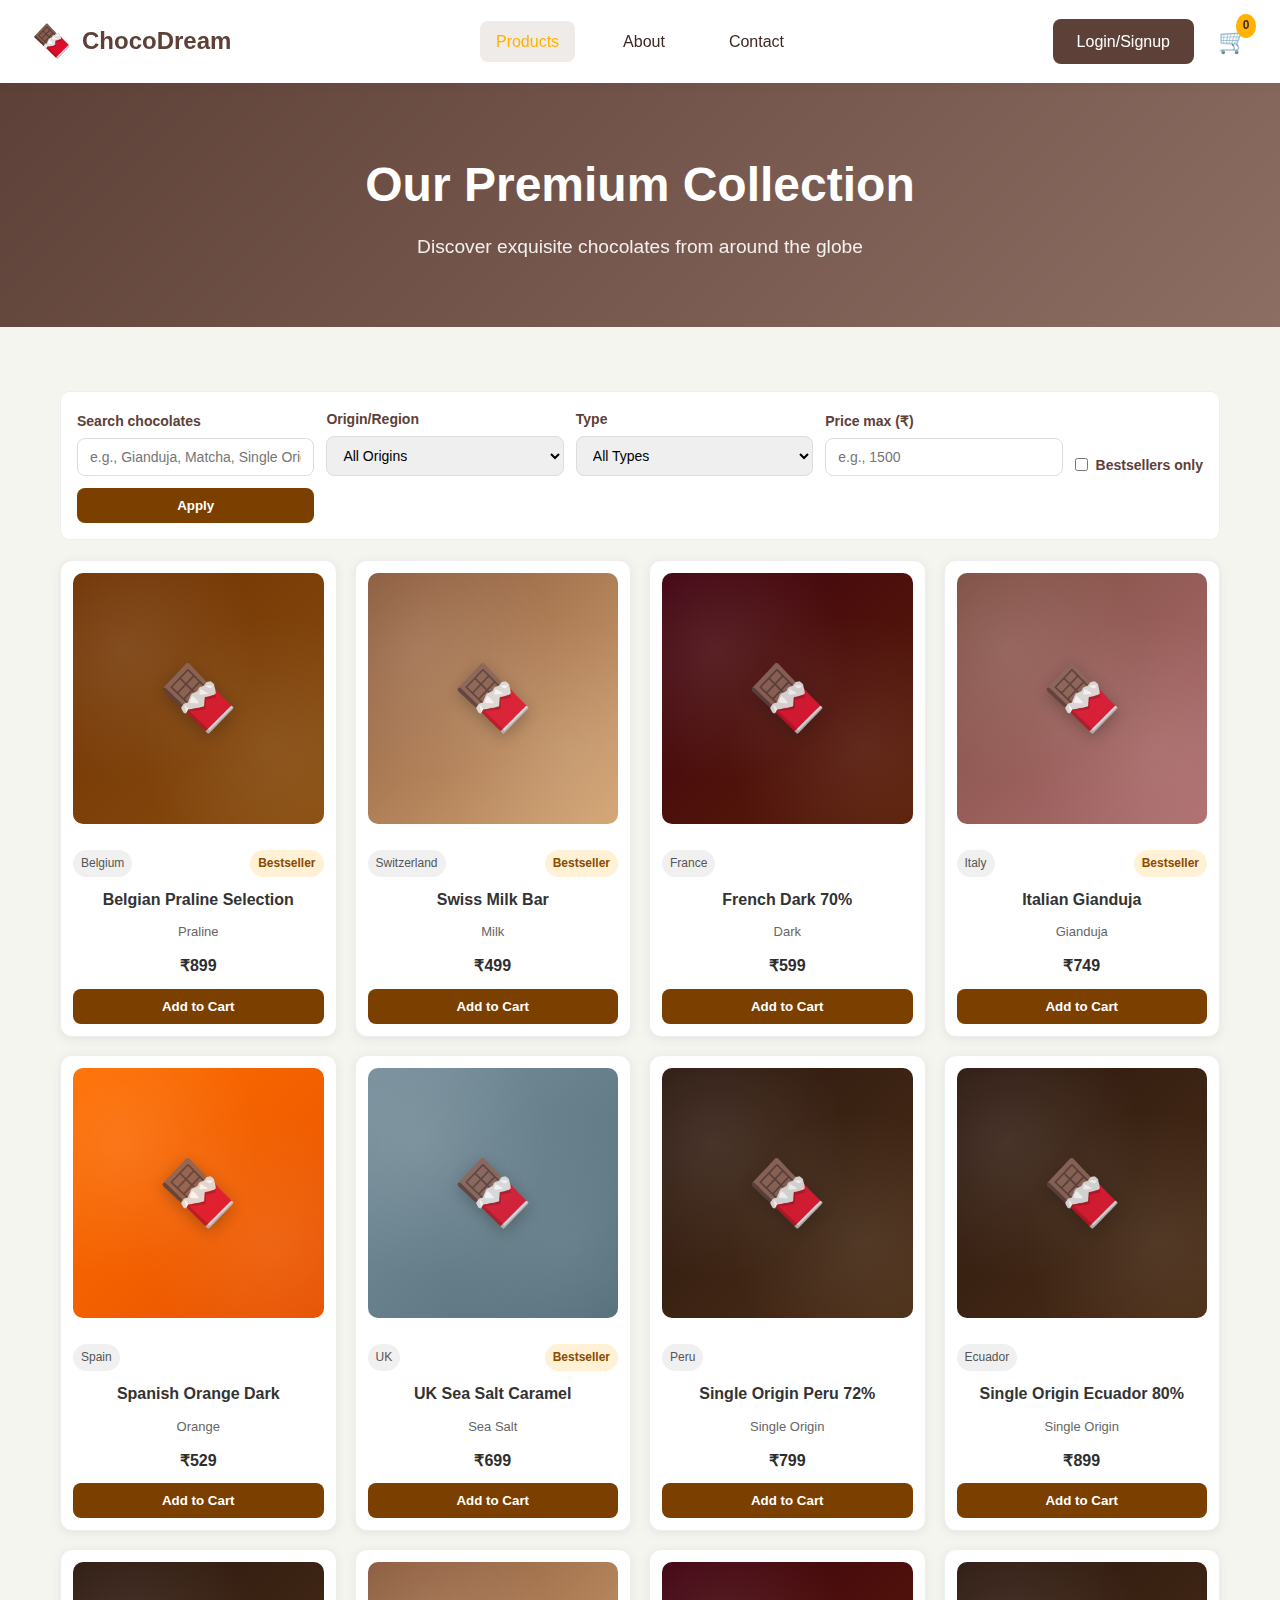
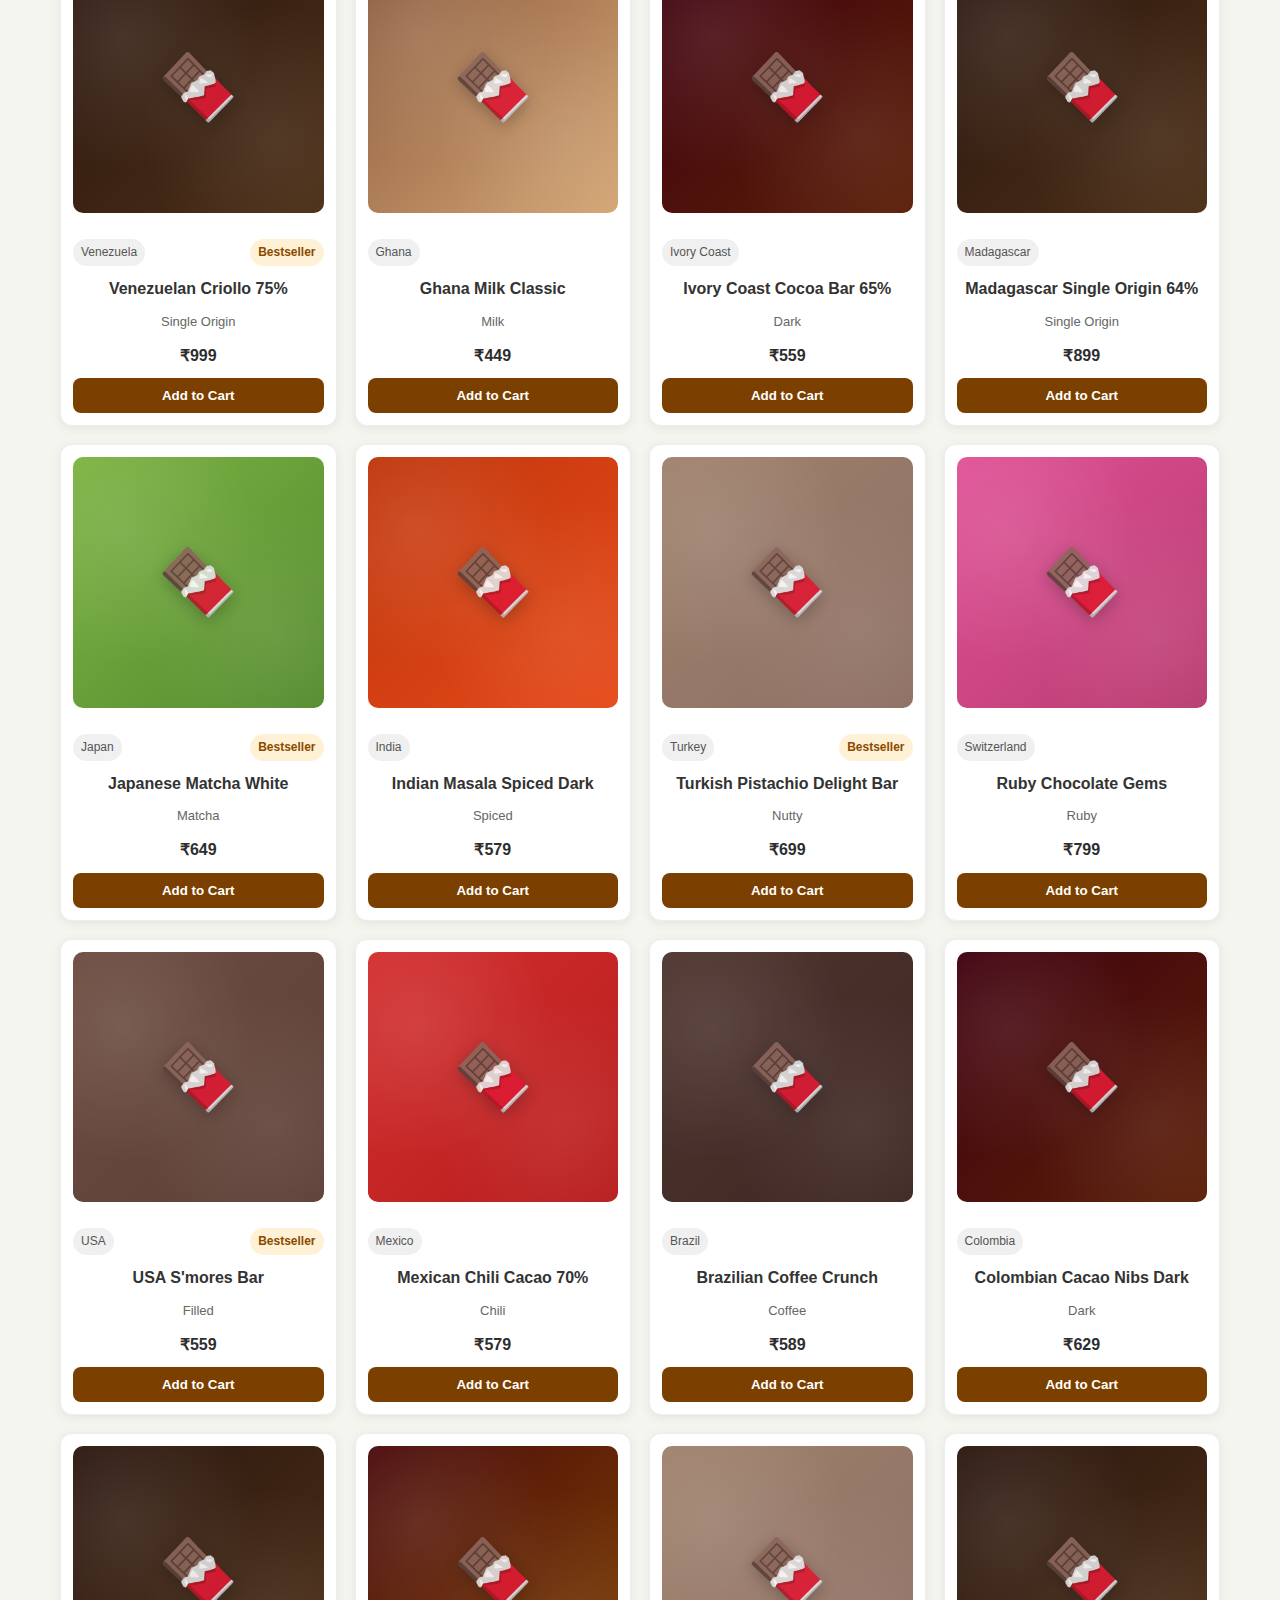
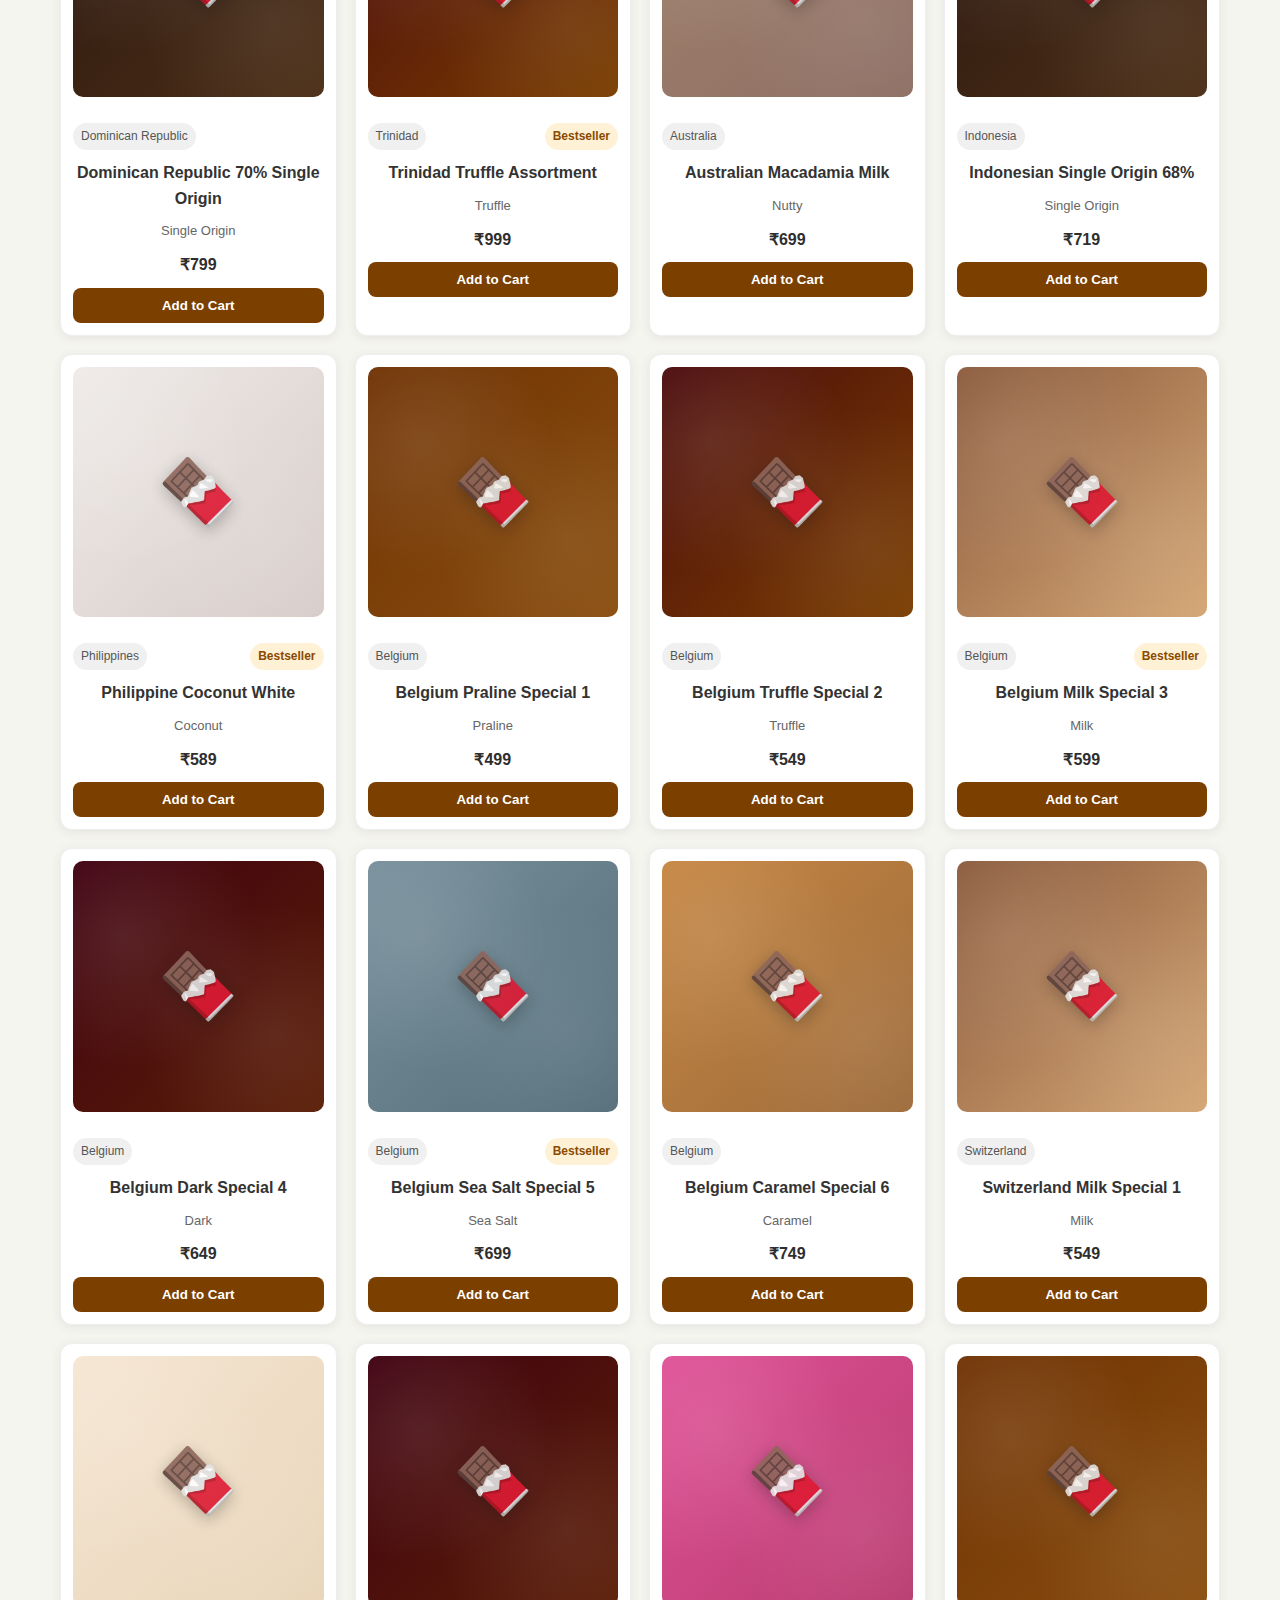
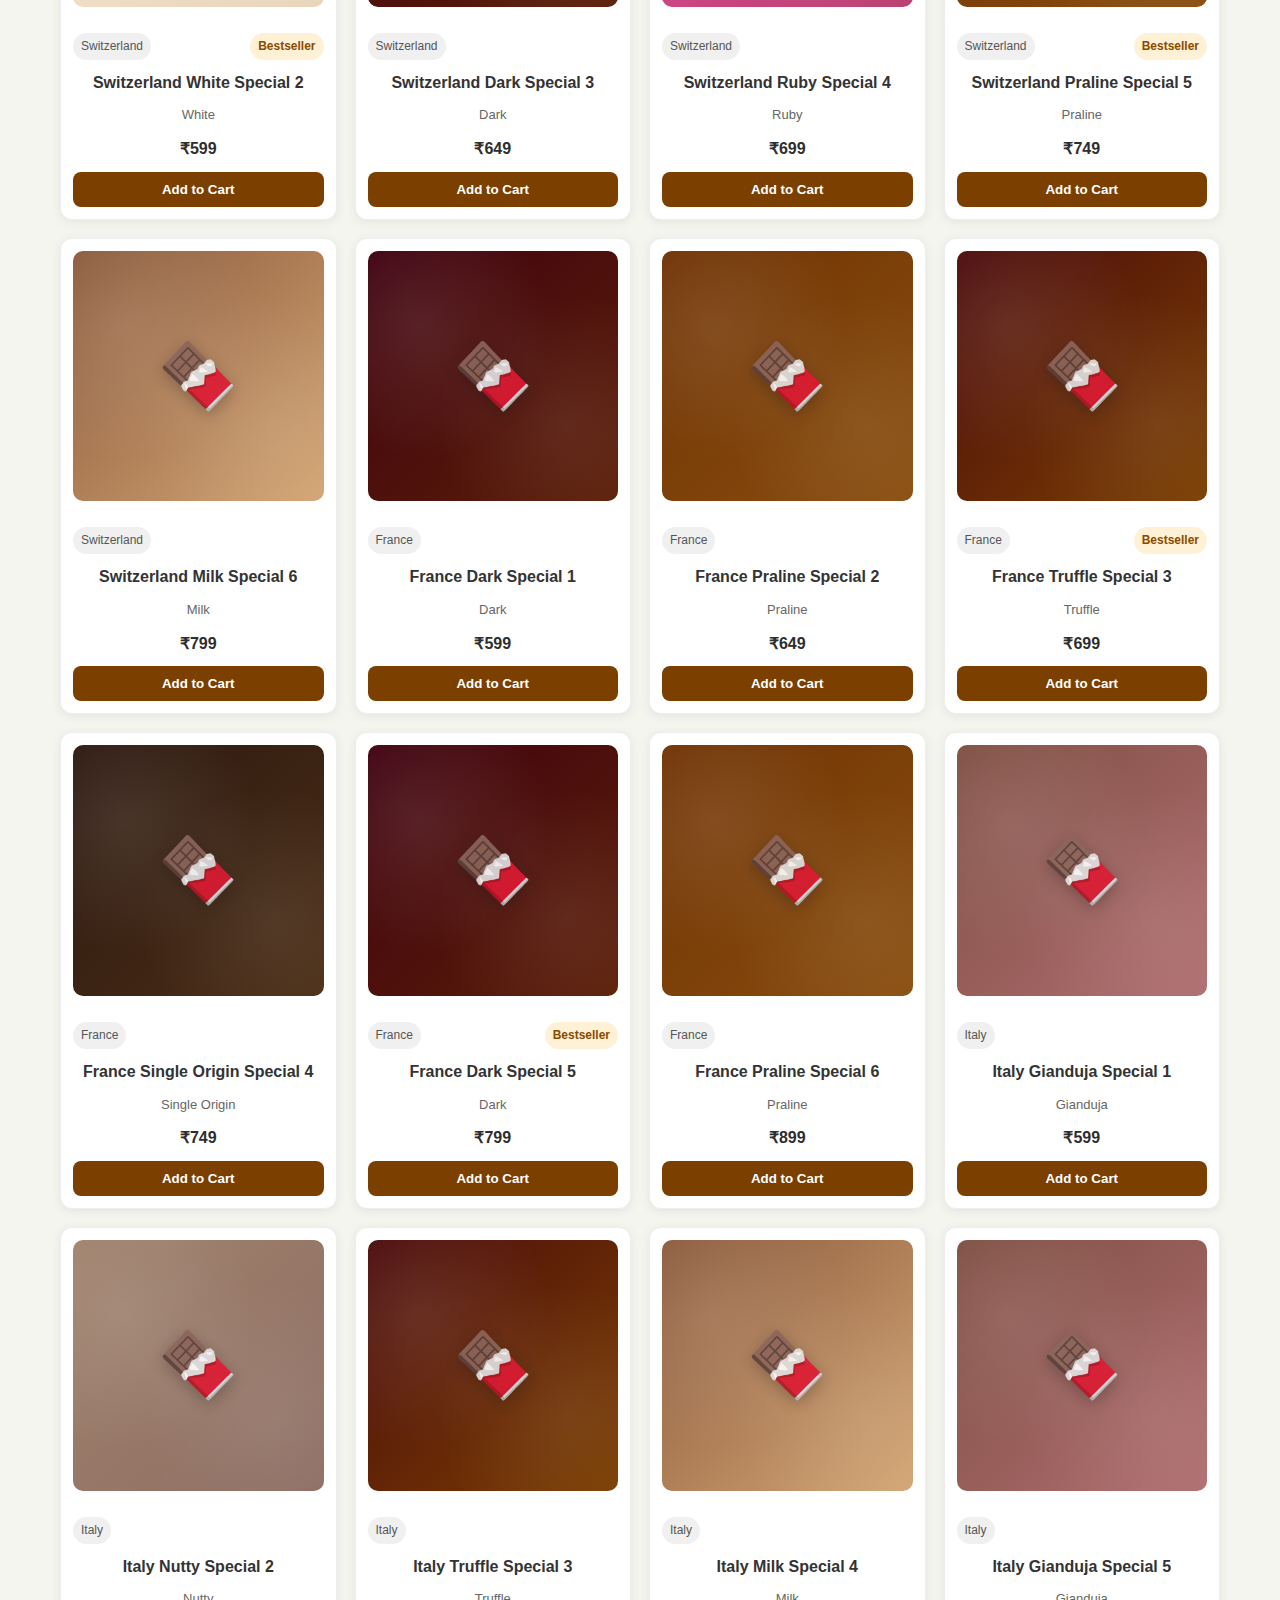
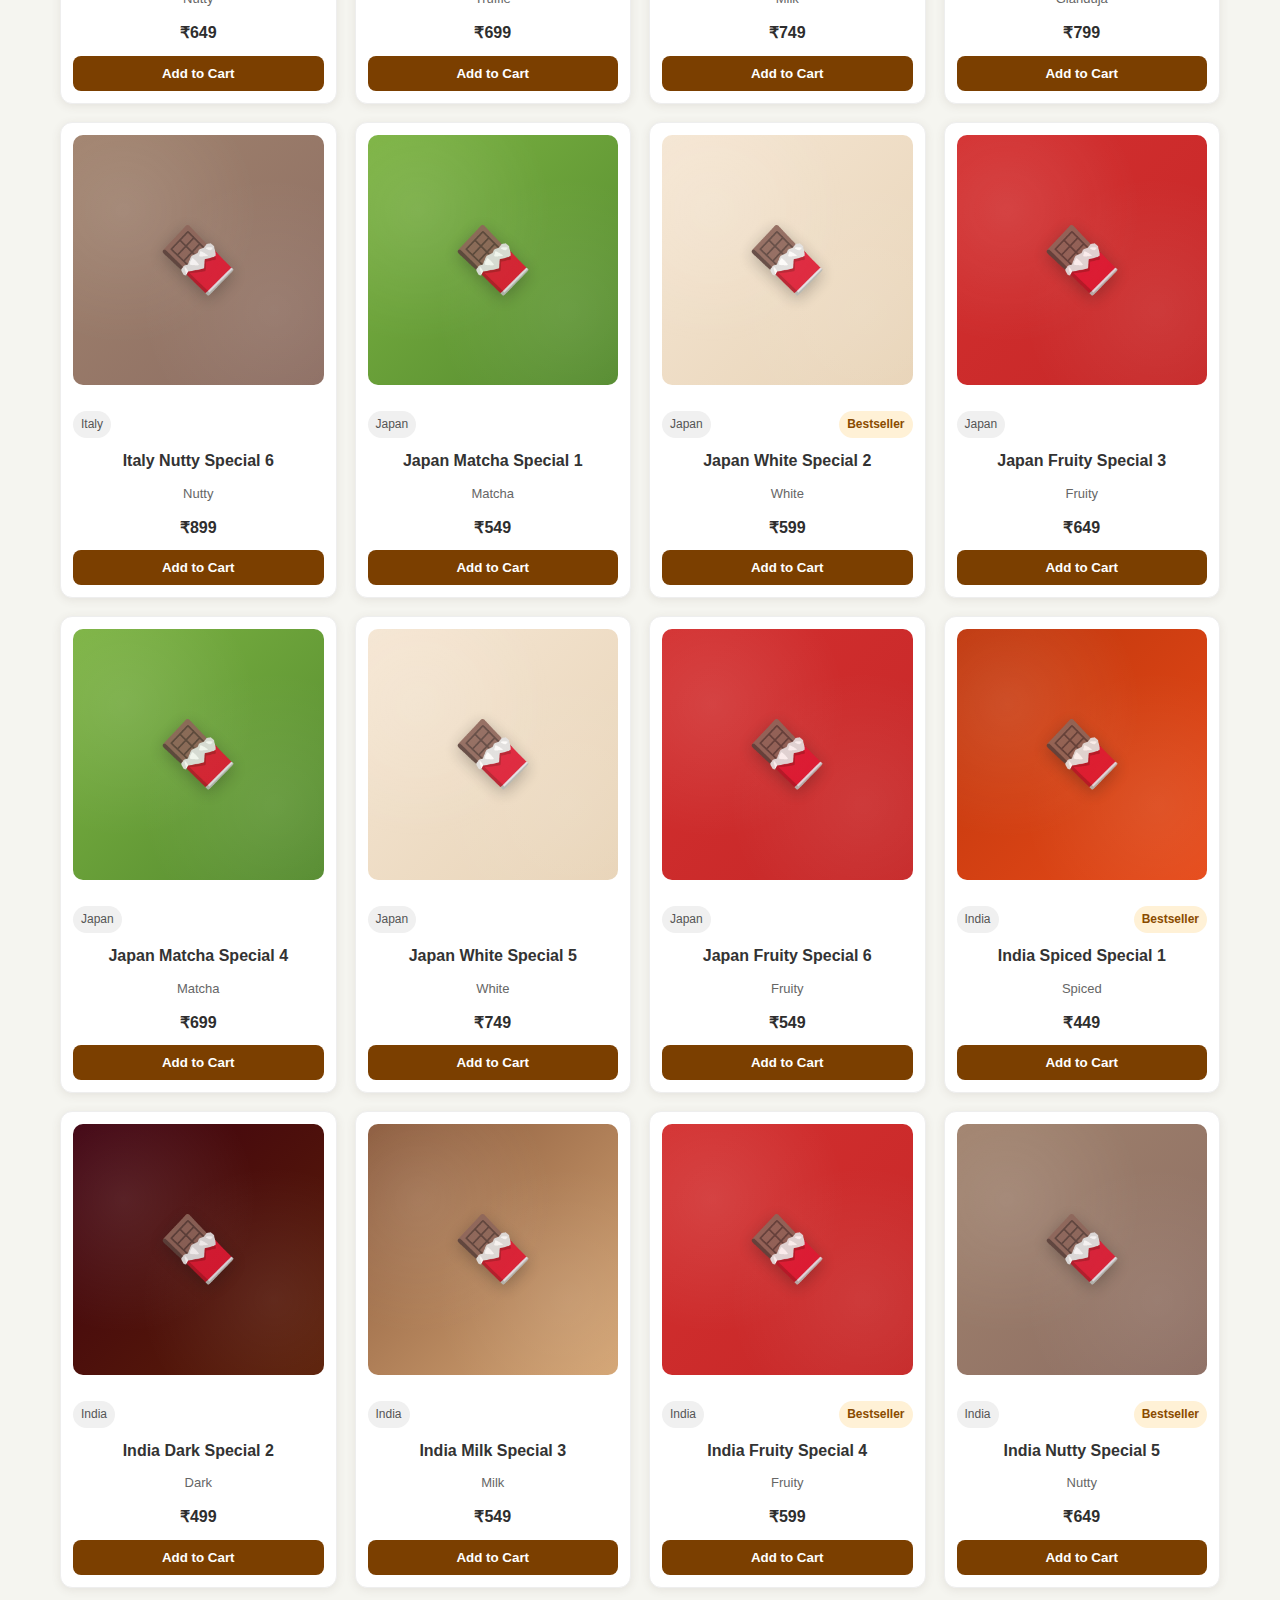
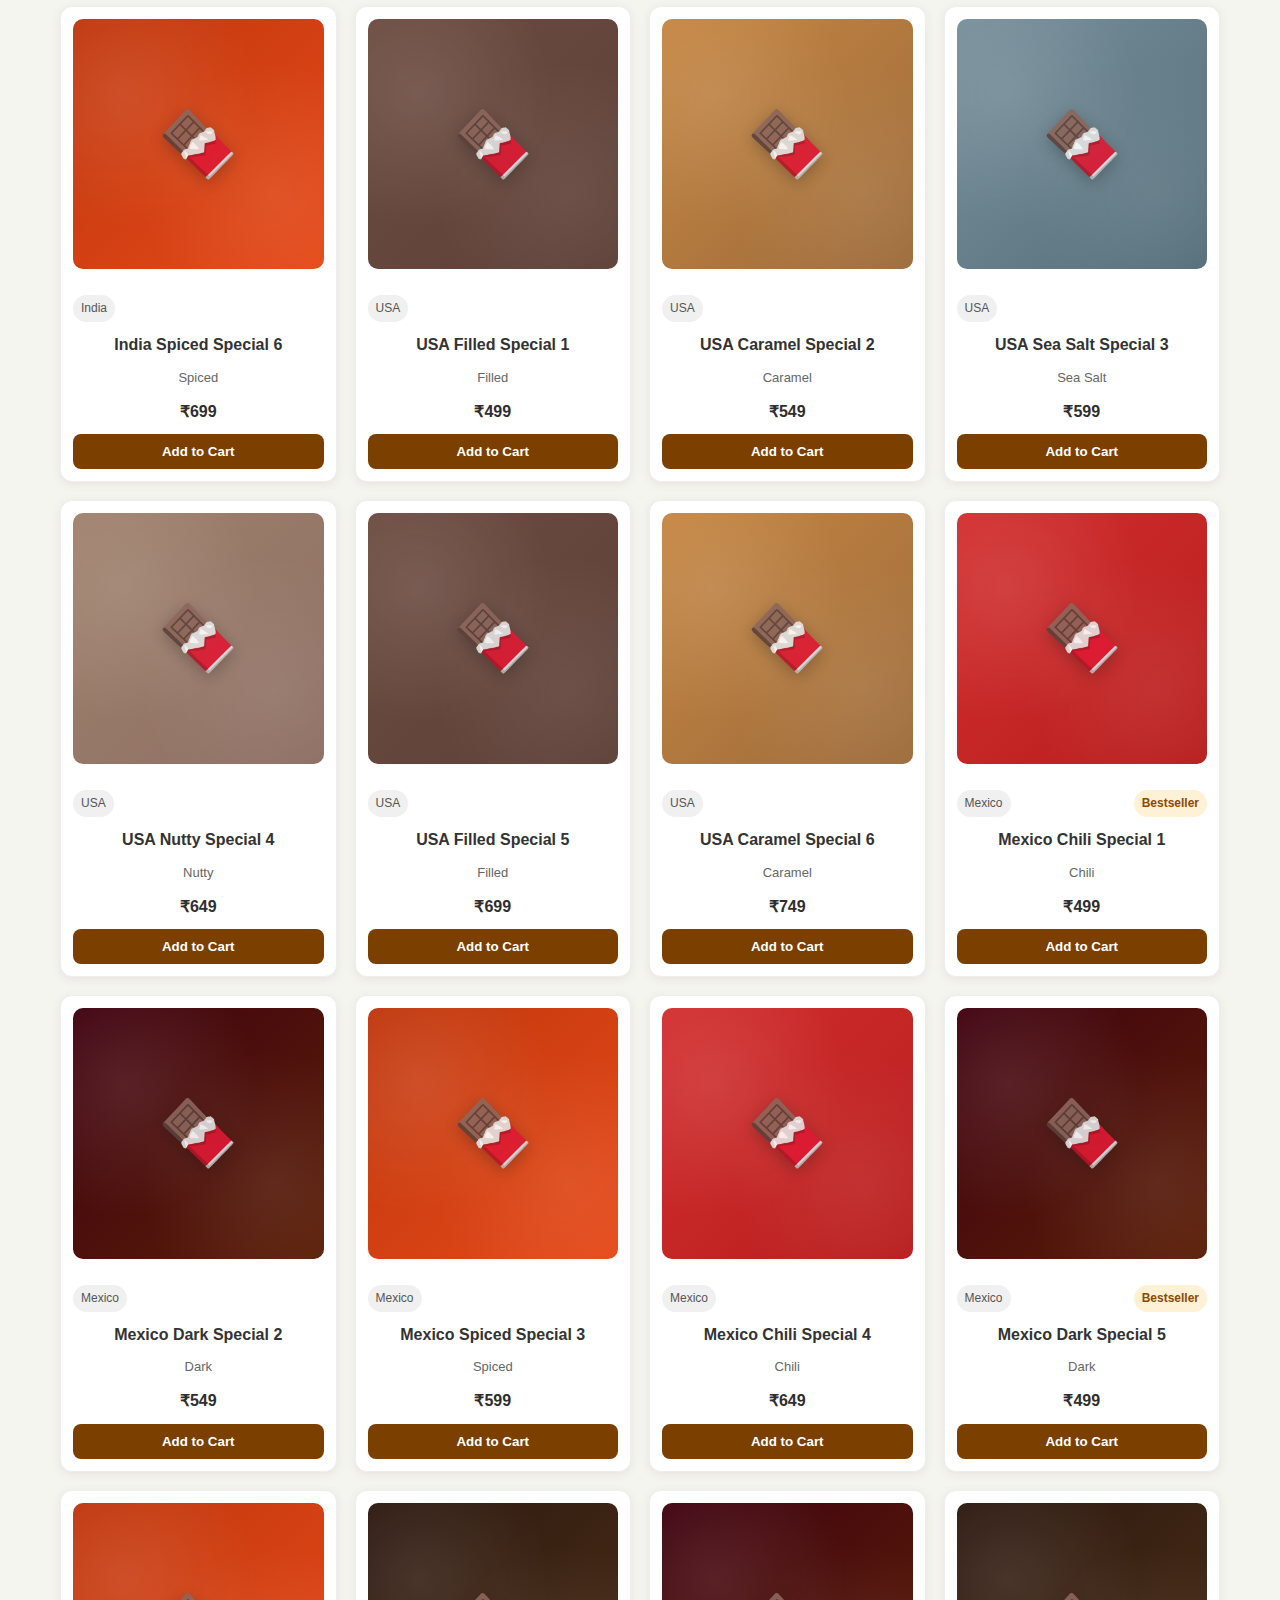
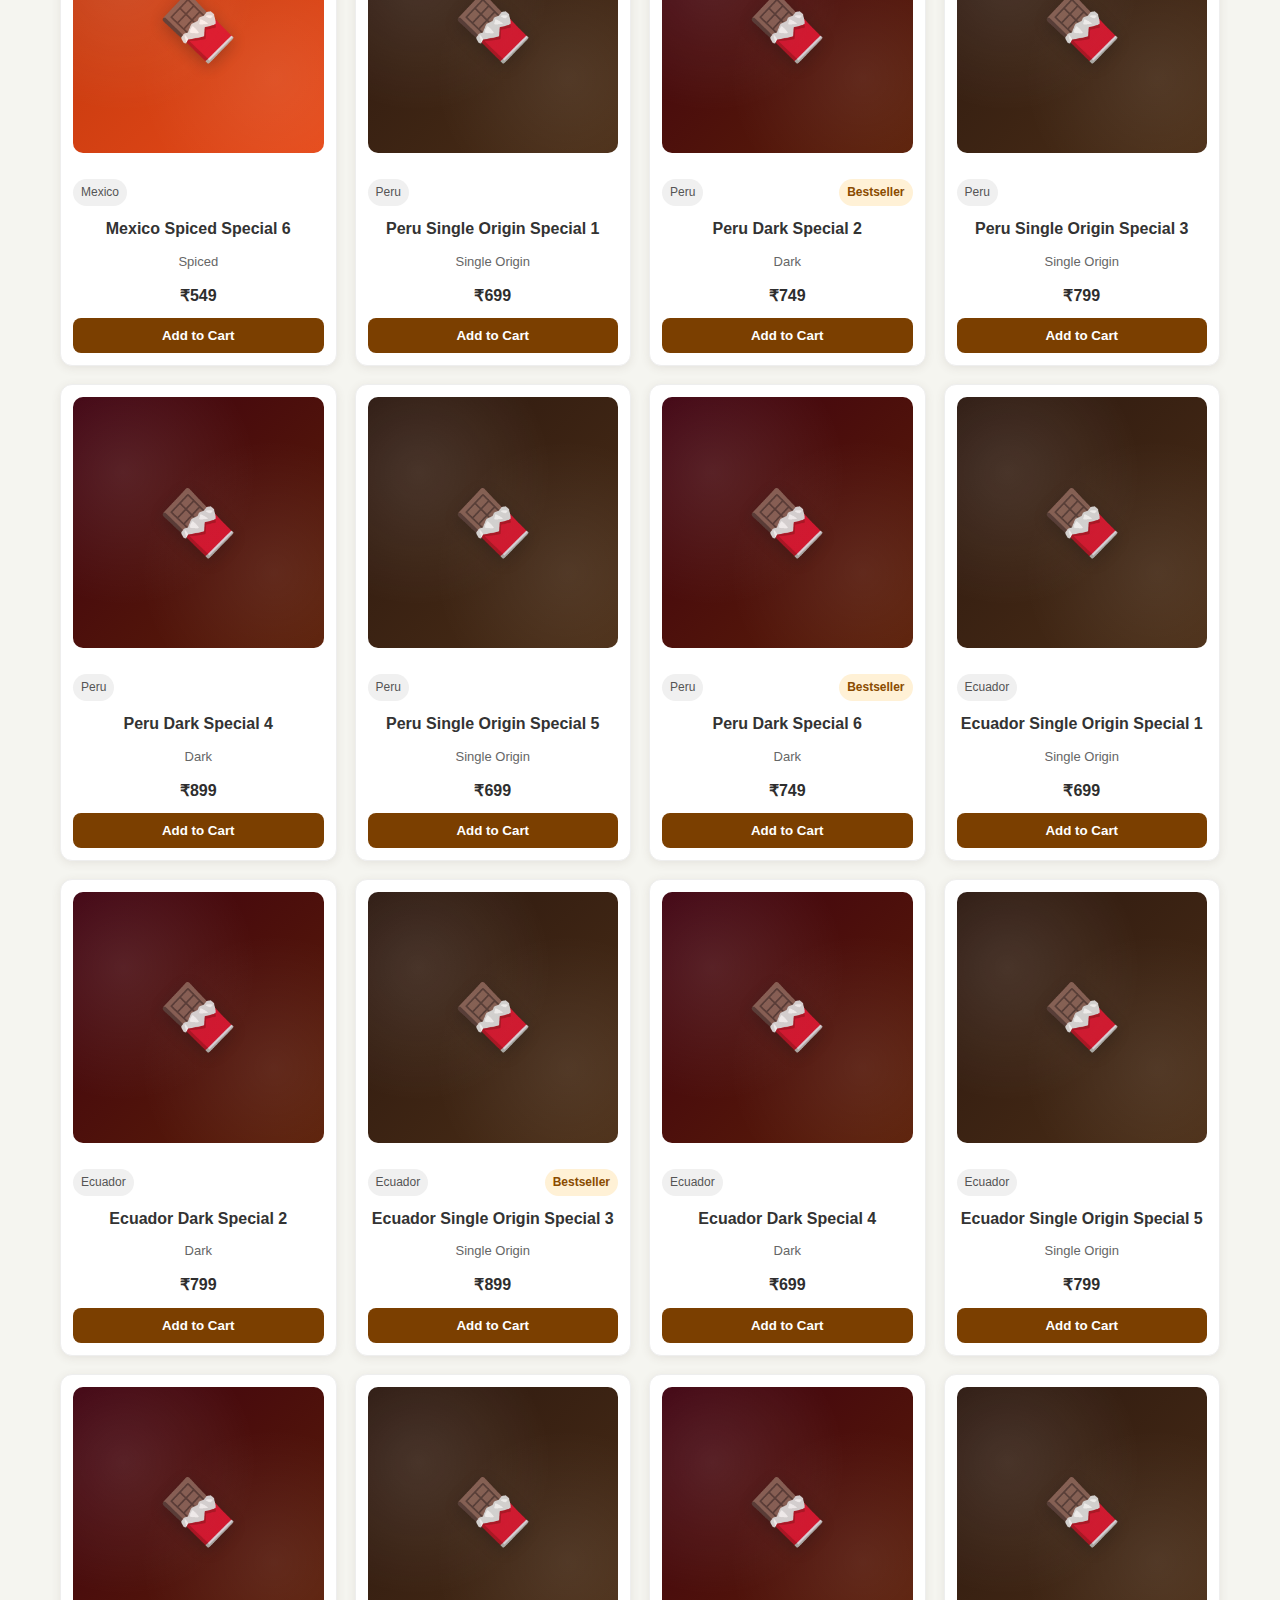
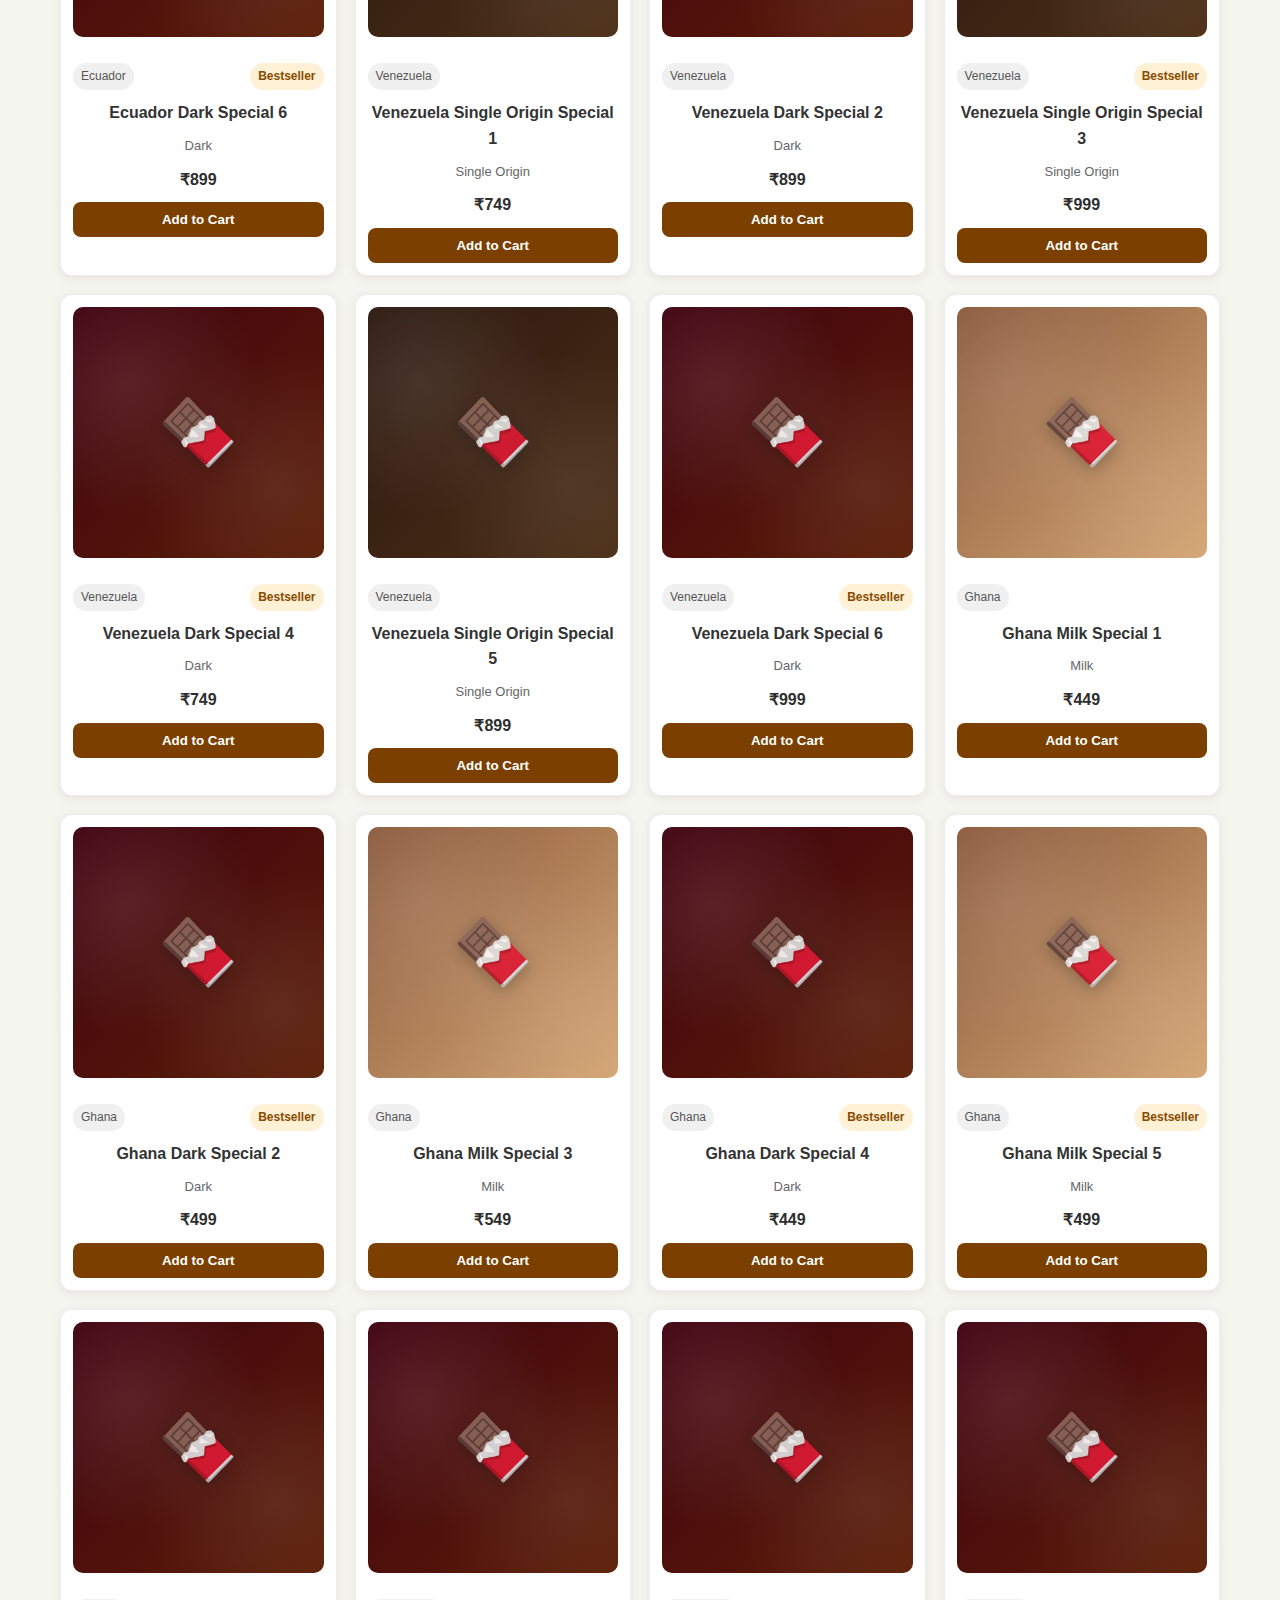
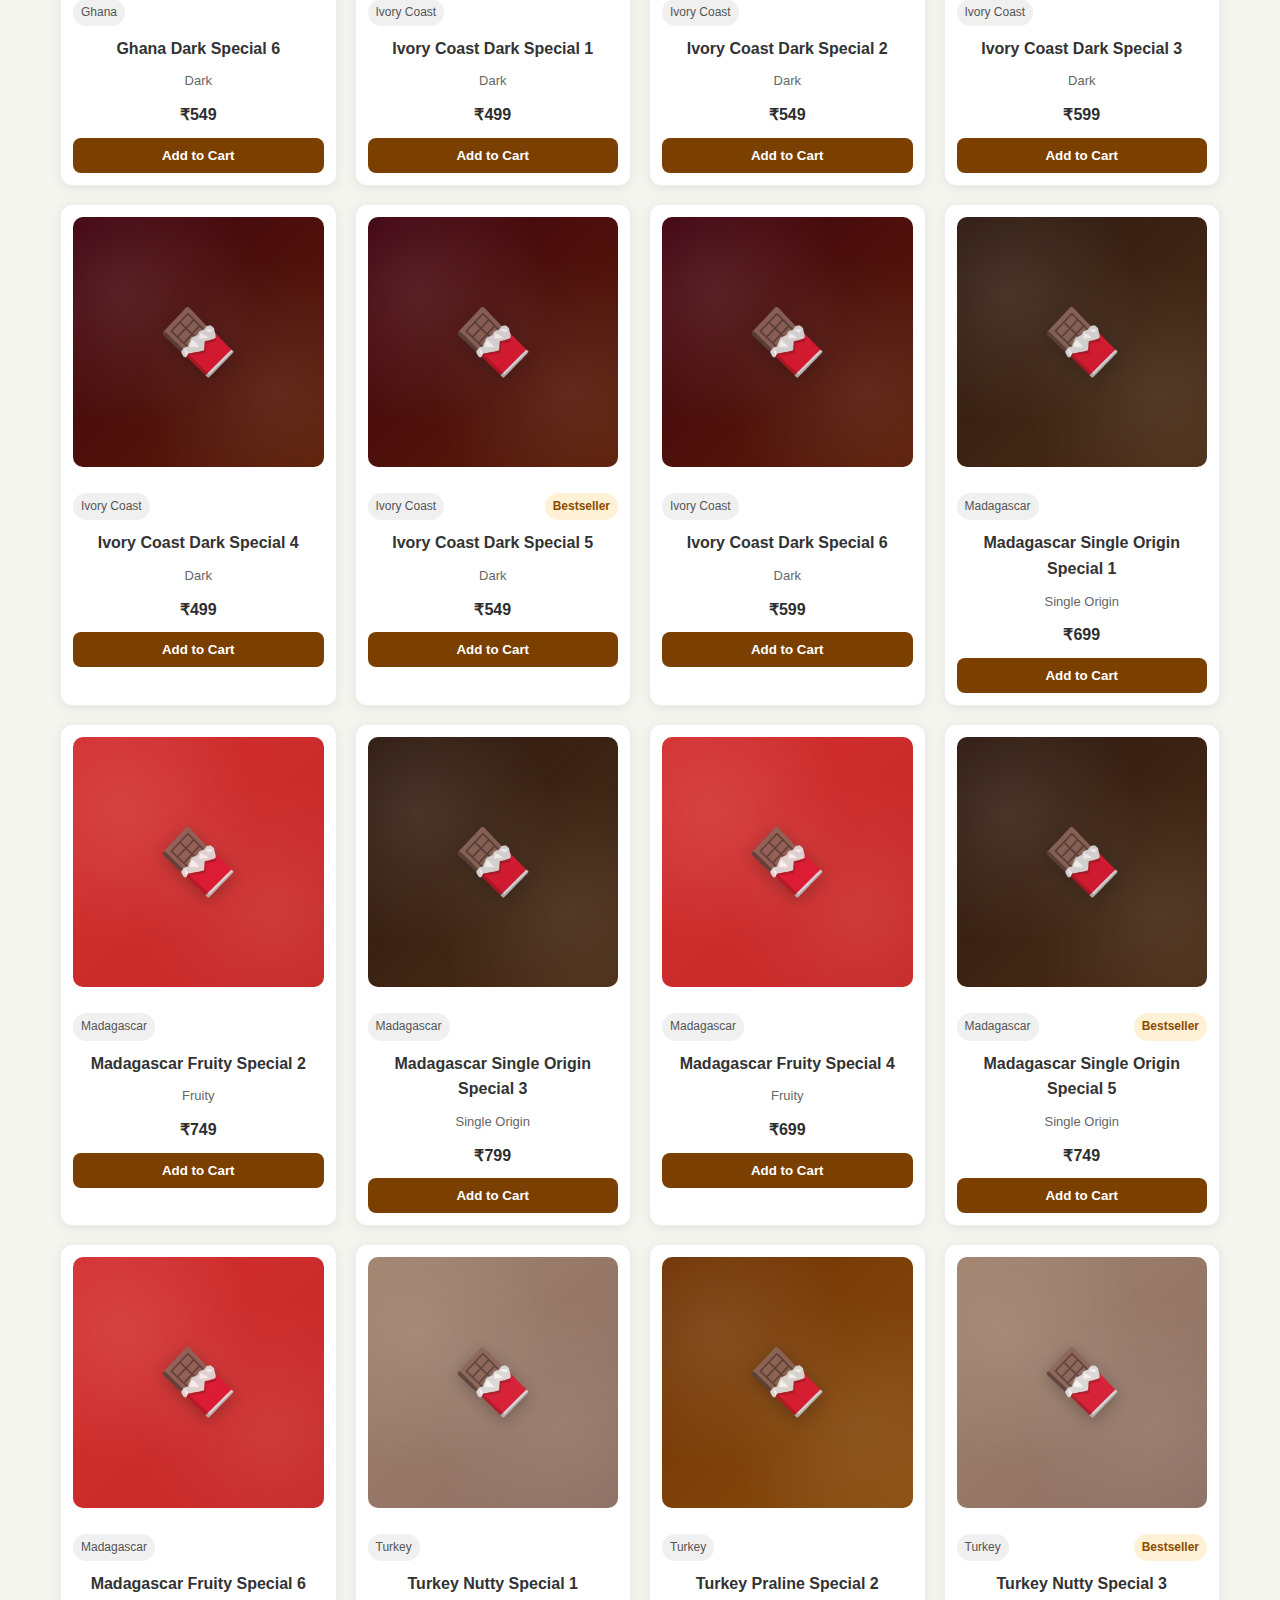
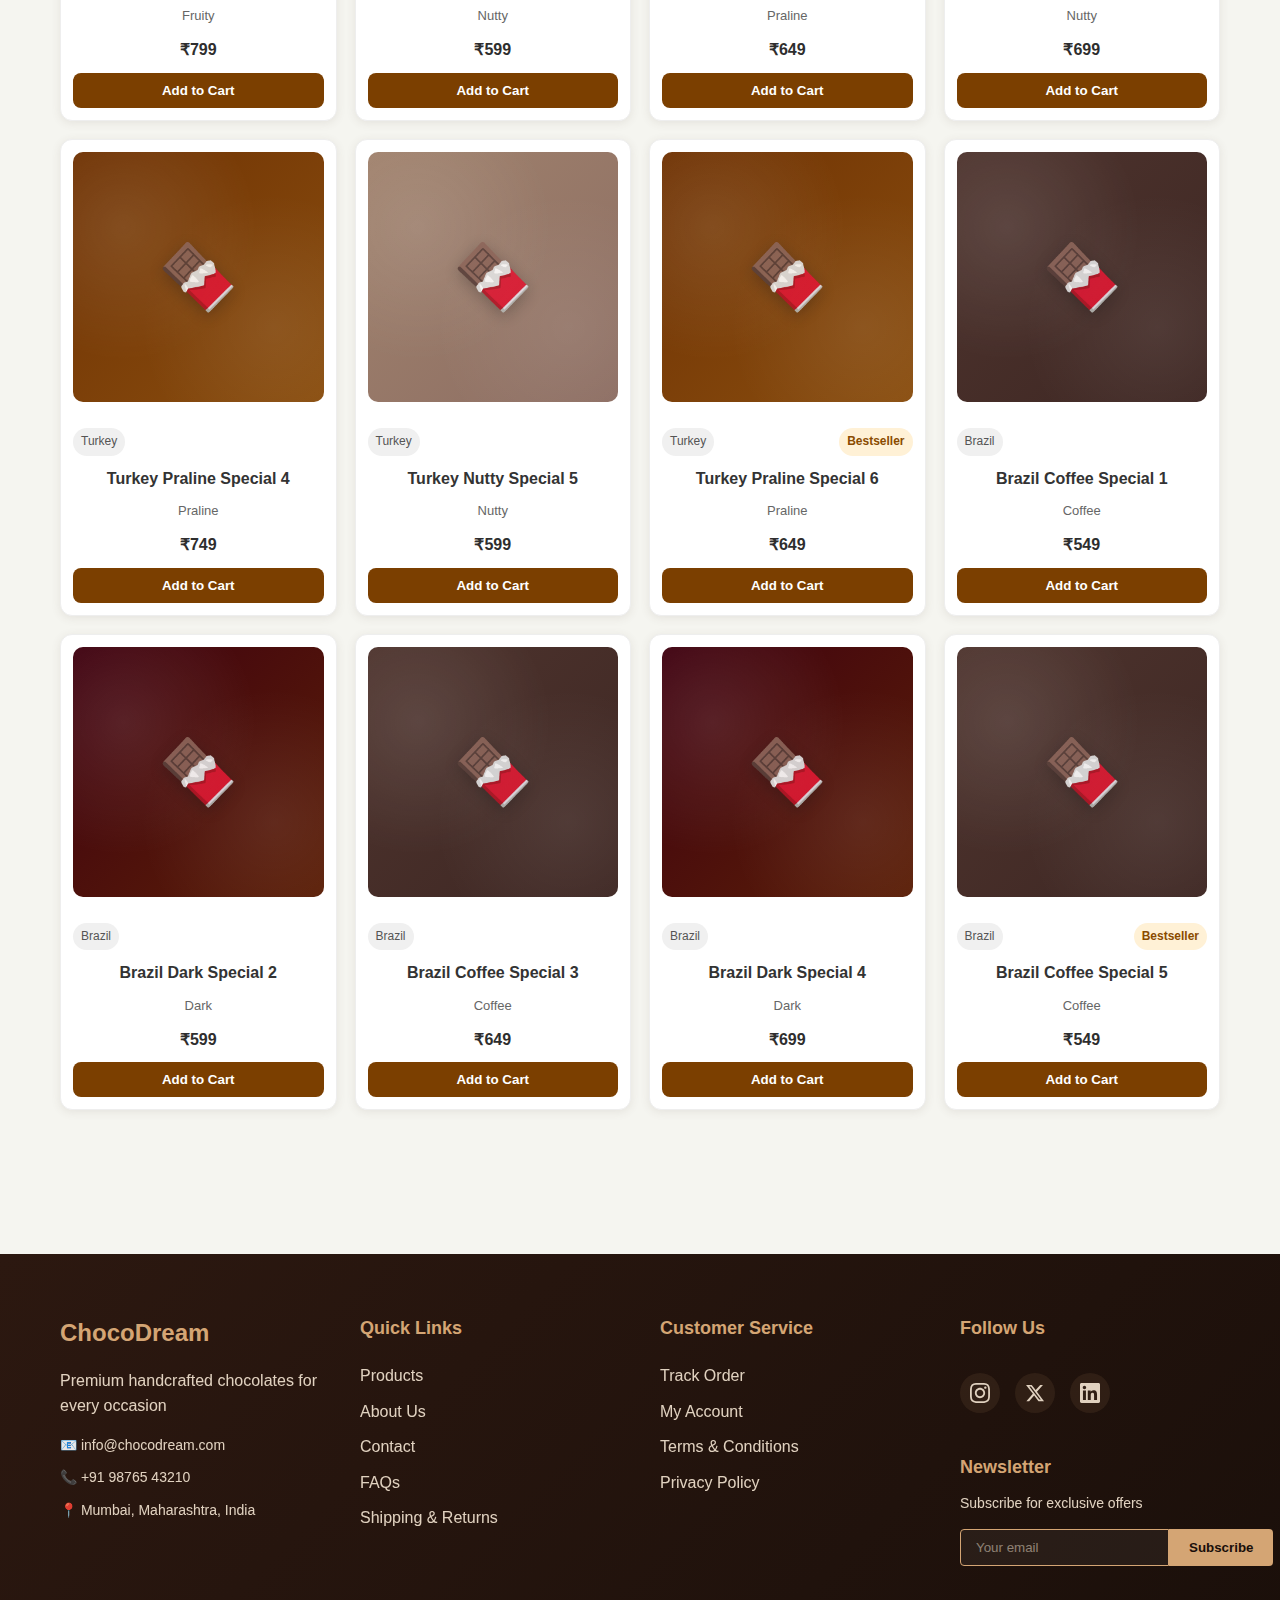
<file: products.html>
<!DOCTYPE html>
<html lang="en">
<head>
  <meta charset="UTF-8" />
  <meta name="viewport" content="width=device-width, initial-scale=1.0"/>
  <title>Products - ChocoDream</title>
  <link rel="stylesheet" href="css/style.css" />
  <style>
    /* Lightweight additions for filters/search */
    .filters-bar {
      background: #fff;
      border: 1px solid #eee;
      border-radius: 10px;
      padding: 16px;
      margin-bottom: 20px;
      display: grid;
      grid-template-columns: 1fr 1fr 1fr 1fr auto;
      gap: 12px;
      align-items: end;
    }
    .filters-bar .form-group { display: flex; flex-direction: column; gap: 6px; }
    .filters-bar label { font-weight: 600; font-size: 14px; }
    .filters-bar input[type="text"],
    .filters-bar select,
    .filters-bar input[type="number"],
    .filters-bar input[type="range"] {
      padding: 10px 12px; border: 1px solid #ddd; border-radius: 8px;
      font-size: 14px; outline: none;
    }
    .filters-bar .checkbox-inline { display: flex; align-items: center; gap: 8px; }
    .filters-bar .btn-apply {
      padding: 10px 14px; border: none; border-radius: 8px; cursor: pointer;
      background: #7b3f00; color: #fff; font-weight: 600;
    }
    .products-toolbar { display: flex; justify-content: space-between; align-items: center; margin: 18px 0; }
    .products-toolbar .count { color: #555; font-size: 14px; }
    .product-grid { display: grid; grid-template-columns: repeat(4, 1fr); gap: 18px; }
    @media (max-width: 1200px) { .product-grid { grid-template-columns: repeat(3, 1fr); } }
    @media (max-width: 900px) { .product-grid { grid-template-columns: repeat(2, 1fr); } .filters-bar { grid-template-columns: 1fr 1fr; } }
    @media (max-width: 560px) { .product-grid { grid-template-columns: 1fr; } .filters-bar { grid-template-columns: 1fr; } }

    .product-card {
      background: #fff; border: 1px solid #eee; border-radius: 12px; padding: 12px;
      display: flex; flex-direction: column; gap: 10px; transition: transform .15s ease, box-shadow .15s ease;
    }
    .product-card:hover { transform: translateY(-3px); box-shadow: 0 6px 20px rgba(0,0,0,.08); }
    
    /* NEW: Beautiful gradient backgrounds with icons */
    .product-image {
      width: 100%; 
      aspect-ratio: 1/1; 
      border-radius: 10px; 
      overflow: hidden;
      display: flex; 
      align-items: center; 
      justify-content: center;
      position: relative;
      background: linear-gradient(135deg, #7b3f00 0%, #5d2100 100%);
    }
    
    /* Gradient variations for different product types */
    .product-image[data-type="Dark"] {
      background: linear-gradient(135deg, #3f0110 0%, #5b1f07 100%);
    }
    .product-image[data-type="Milk"] {
      background: linear-gradient(135deg, #8b5a3c 0%, #d4a574 100%);
    }
    .product-image[data-type="White"] {
      background: linear-gradient(135deg, #f5e6d3 0%, #e8d4b8 100%);
    }
    .product-image[data-type="Ruby"] {
      background: linear-gradient(135deg, #e05297 0%, #b83b6f 100%);
    }
    .product-image[data-type="Praline"] {
      background: linear-gradient(135deg, #6f3203 0%, #8a4e0f 100%);
    }
    .product-image[data-type="Truffle"] {
      background: linear-gradient(135deg, #4b0b0d 0%, #7b3e00 100%);
    }
    .product-image[data-type="Gianduja"] {
      background: linear-gradient(135deg, #7e4e42 0%, #b06e70 100%);
    }
    .product-image[data-type="Single Origin"] {
      background: linear-gradient(135deg, #2c1810 0%, #4b2e16 100%);
    }
    .product-image[data-type="Matcha"] {
      background: linear-gradient(135deg, #7cb342 0%, #558b2f 100%);
    }
    .product-image[data-type="Orange"] {
      background: linear-gradient(135deg, #ff6f00 0%, #e65100 100%);
    }
    .product-image[data-type="Caramel"] {
      background: linear-gradient(135deg, #c68642 0%, #9d6b3b 100%);
    }
    .product-image[data-type="Sea Salt"] {
      background: linear-gradient(135deg, #78909c 0%, #546e7a 100%);
    }
    .product-image[data-type="Coffee"] {
      background: linear-gradient(135deg, #4e342e 0%, #3e2723 100%);
    }
    .product-image[data-type="Nutty"] {
      background: linear-gradient(135deg, #a0826d 0%, #8d6e63 100%);
    }
    .product-image[data-type="Fruity"] {
      background: linear-gradient(135deg, #d32f2f 0%, #c62828 100%);
    }
    .product-image[data-type="Spiced"] {
      background: linear-gradient(135deg, #bf360c 0%, #e64a19 100%);
    }
    .product-image[data-type="Coconut"] {
      background: linear-gradient(135deg, #efebe9 0%, #d7ccc8 100%);
    }
    .product-image[data-type="Chili"] {
      background: linear-gradient(135deg, #d32f2f 0%, #b71c1c 100%);
    }
    .product-image[data-type="Mint"] {
      background: linear-gradient(135deg, #26a69a 0%, #00897b 100%);
    }
    .product-image[data-type="Raspberry"] {
      background: linear-gradient(135deg, #c2185b 0%, #ad1457 100%);
    }
    .product-image[data-type="Filled"] {
      background: linear-gradient(135deg, #6d4c41 0%, #5d4037 100%);
    }
    
    /* Chocolate icon in the center */
    .product-image::before {
      content: '🍫';
      font-size: 64px;
      opacity: 0.9;
      filter: drop-shadow(0 4px 8px rgba(0,0,0,0.3));
    }
    
    /* Decorative pattern overlay */
    .product-image::after {
      content: '';
      position: absolute;
      top: 0;
      left: 0;
      right: 0;
      bottom: 0;
      background: 
        radial-gradient(circle at 20% 30%, rgba(255,255,255,0.1) 0%, transparent 50%),
        radial-gradient(circle at 80% 70%, rgba(255,255,255,0.08) 0%, transparent 50%);
      pointer-events: none;
    }
    
    .product-meta { display: flex; align-items: center; justify-content: space-between; gap: 8px; }
    .badge { font-size: 12px; padding: 4px 8px; border-radius: 20px; background: #f0f0f0; color: #555; }
    .badge.bestseller { background: #fff1d6; color: #8a4b00; font-weight: 700; }
    .title { font-size: 16px; font-weight: 700; color: #333; }
    .subtitle { font-size: 13px; color: #666; }
    .price { font-weight: 800; color: #2e2e2e; }
    .add-to-cart-btn {
      background: #7b3f00; color: #fff; border: none; border-radius: 8px;
      padding: 10px 12px; font-weight: 700; cursor: pointer;
    }
    .add-to-cart-btn:hover { background: #5e3000; }
    .checkout-section { margin-top: 24px; display: flex; justify-content: center; }
    .checkout-btn { background: #0a7b34; color: #fff; padding: 12px 18px; border-radius: 8px; text-decoration: none; font-weight: 700; }
    .checkout-btn:hover { background: #066227; }
    .nav-right .cart-icon a { text-decoration: none; color: inherit; }
  </style>
</head>
<body>
  <nav class="navbar" id="navbar">
    <div class="nav-container">
      <div class="nav-left">
        <a href="index.html" class="logo">
          <span class="logo-icon">🍫</span>
          <span class="brand-name">ChocoDream</span>
        </a>
      </div>
      <div class="nav-toggle" id="navToggle">
        <span></span><span></span><span></span>
      </div>
      <div class="nav-center" id="navMenu">
        <a href="products.html" class="active">Products</a>
        <a href="about.html">About</a>
        <a href="contact.html">Contact</a>
      </div>
      <div class="nav-right">
        <a href="login.html" class="login-btn">Login/Signup</a>
        <div class="cart-icon" id="cartIcon">
          <a href="checkout.html" style="text-decoration:none;color:inherit;">
            🛒 <span class="cart-count" id="cartCount">0</span>
          </a>
        </div>
      </div>
    </div>
  </nav>

  <main>
    <section class="page-header">
      <div class="container">
        <h1>Our Premium Collection</h1>
        <p>Discover exquisite chocolates from around the globe</p>
      </div>
    </section>

    <section class="products-section">
      <div class="container">

        <!-- Filters/Search -->
        <div class="filters-bar">
          <div class="form-group">
            <label for="searchBox">Search chocolates</label>
            <input type="text" id="searchBox" placeholder="e.g., Gianduja, Matcha, Single Origin...">
          </div>

          <div class="form-group">
            <label for="originFilter">Origin/Region</label>
            <select id="originFilter">
              <option value="">All Origins</option>
              <option value="Belgium">Belgium</option>
              <option value="Switzerland">Switzerland</option>
              <option value="France">France</option>
              <option value="Italy">Italy</option>
              <option value="Spain">Spain</option>
              <option value="UK">United Kingdom</option>
              <option value="USA">USA</option>
              <option value="Mexico">Mexico</option>
              <option value="Peru">Peru</option>
              <option value="Ecuador">Ecuador</option>
              <option value="Venezuela">Venezuela</option>
              <option value="Ghana">Ghana</option>
              <option value="Ivory Coast">Ivory Coast</option>
              <option value="Madagascar">Madagascar</option>
              <option value="Japan">Japan</option>
              <option value="India">India</option>
              <option value="Turkey">Turkey</option>
              <option value="Brazil">Brazil</option>
              <option value="Colombia">Colombia</option>
              <option value="Dominican Republic">Dominican Republic</option>
              <option value="Trinidad">Trinidad</option>
              <option value="Indonesia">Indonesia</option>
              <option value="Philippines">Philippines</option>
              <option value="Australia">Australia</option>
            </select>
          </div>

          <div class="form-group">
            <label for="typeFilter">Type</label>
            <select id="typeFilter">
              <option value="">All Types</option>
              <option value="Dark">Dark</option>
              <option value="Milk">Milk</option>
              <option value="White">White</option>
              <option value="Ruby">Ruby</option>
              <option value="Gianduja">Gianduja</option>
              <option value="Praline">Praline</option>
              <option value="Truffle">Truffle</option>
              <option value="Single Origin">Single Origin</option>
              <option value="Vegan">Vegan</option>
              <option value="Filled">Filled</option>
              <option value="Nutty">Nutty</option>
              <option value="Fruity">Fruity</option>
              <option value="Spiced">Spiced</option>
              <option value="Matcha">Matcha</option>
              <option value="Caramel">Caramel</option>
              <option value="Sea Salt">Sea Salt</option>
              <option value="Coffee">Coffee</option>
              <option value="Mint">Mint</option>
              <option value="Orange">Orange</option>
              <option value="Raspberry">Raspberry</option>
              <option value="Coconut">Coconut</option>
              <option value="Chili">Chili</option>
            </select>
          </div>

          <div class="form-group">
            <label>Price max (₹)</label>
            <input type="number" id="priceMax" min="100" step="50" placeholder="e.g., 1500">
          </div>

          <div class="form-group">
            <label>&nbsp;</label>
            <div class="checkbox-inline">
              <input type="checkbox" id="bestsellerOnly">
              <label for="bestsellerOnly">Bestsellers only</label>
            </div>
          </div>

          <button class="btn-apply" id="applyFilters">Apply</button>
        </div>

        <!-- Grid -->
        <div class="product-grid" id="productGrid"></div>
      </div>
    </section>
  </main>
  
<footer class="footer">
    <div class="container">
        <div class="footer-content">
            <div class="footer-section">
                <h3>ChocoDream</h3>
                <p>Premium handcrafted chocolates for every occasion</p>
                <div class="footer-contact">
                    <p>📧 info@chocodream.com</p>
                    <p>📞 +91 98765 43210</p>
                    <p>📍 Mumbai, Maharashtra, India</p>
                </div>
            </div>
            <div class="footer-section">
                <h4>Quick Links</h4>
                <a href="products.html">Products</a>
                <a href="about.html">About Us</a>
                <a href="contact.html">Contact</a>
                <a href="faq.html">FAQs</a>
                <a href="shipping.html">Shipping & Returns</a>
            </div>
            <div class="footer-section">
                <h4>Customer Service</h4>
                <a href="track-order.html">Track Order</a>
                <a href="my-account.html">My Account</a>
                <a href="terms.html">Terms & Conditions</a>
                <a href="privacy.html">Privacy Policy</a>
            </div>
            <div class="footer-section">
                <h4>Follow Us</h4>
                <div class="social-links">
                    <a href="https://instagram.com/chocodream" target="_blank" aria-label="Instagram">
                        <svg width="24" height="24" viewBox="0 0 24 24" fill="currentColor">
                            <path d="M12 2.163c3.204 0 3.584.012 4.85.07 3.252.148 4.771 1.691 4.919 4.919.058 1.265.069 1.645.069 4.849 0 3.205-.012 3.584-.069 4.849-.149 3.225-1.664 4.771-4.919 4.919-1.266.058-1.644.07-4.85.07-3.204 0-3.584-.012-4.849-.07-3.26-.149-4.771-1.699-4.919-4.92-.058-1.265-.07-1.644-.07-4.849 0-3.204.013-3.583.07-4.849.149-3.227 1.664-4.771 4.919-4.919 1.266-.057 1.645-.069 4.849-.069zm0-2.163c-3.259 0-3.667.014-4.947.072-4.358.2-6.78 2.618-6.98 6.98-.059 1.281-.073 1.689-.073 4.948 0 3.259.014 3.668.072 4.948.2 4.358 2.618 6.78 6.98 6.98 1.281.058 1.689.072 4.948.072 3.259 0 3.668-.014 4.948-.072 4.354-.2 6.782-2.618 6.979-6.98.059-1.28.073-1.689.073-4.948 0-3.259-.014-3.667-.072-4.947-.196-4.354-2.617-6.78-6.979-6.98-1.281-.059-1.69-.073-4.949-.073zm0 5.838c-3.403 0-6.162 2.759-6.162 6.162s2.759 6.163 6.162 6.163 6.162-2.759 6.162-6.163c0-3.403-2.759-6.162-6.162-6.162zm0 10.162c-2.209 0-4-1.79-4-4 0-2.209 1.791-4 4-4s4 1.791 4 4c0 2.21-1.791 4-4 4zm6.406-11.845c-.796 0-1.441.645-1.441 1.44s.645 1.44 1.441 1.44c.795 0 1.439-.645 1.439-1.44s-.644-1.44-1.439-1.44z"/>
                        </svg>
                    </a>
                    <a href="https://twitter.com/chocodream" target="_blank" aria-label="Twitter">
                        <svg width="24" height="24" viewBox="0 0 24 24" fill="currentColor">
                            <path d="M18.244 2.25h3.308l-7.227 8.26 8.502 11.24H16.17l-5.214-6.817L4.99 21.75H1.68l7.73-8.835L1.254 2.25H8.08l4.713 6.231zm-1.161 17.52h1.833L7.084 4.126H5.117z"/>
                        </svg>
                    </a>
                    <a href="https://linkedin.com/company/chocodream" target="_blank" aria-label="LinkedIn">
                        <svg width="24" height="24" viewBox="0 0 24 24" fill="currentColor">
                            <path d="M20.447 20.452h-3.554v-5.569c0-1.328-.027-3.037-1.852-3.037-1.853 0-2.136 1.445-2.136 2.939v5.667H9.351V9h3.414v1.561h.046c.477-.9 1.637-1.85 3.37-1.85 3.601 0 4.267 2.37 4.267 5.455v6.286zM5.337 7.433c-1.144 0-2.063-.926-2.063-2.065 0-1.138.92-2.063 2.063-2.063 1.14 0 2.064.925 2.064 2.063 0 1.139-.925 2.065-2.064 2.065zm1.782 13.019H3.555V9h3.564v11.452zM22.225 0H1.771C.792 0 0 .774 0 1.729v20.542C0 23.227.792 24 1.771 24h20.451C23.2 24 24 23.227 24 22.271V1.729C24 .774 23.2 0 22.222 0h.003z"/>
                        </svg>
                    </a>
                </div>
                <div class="newsletter">
                    <h4>Newsletter</h4>
                    <p>Subscribe for exclusive offers</p>
                    <form class="newsletter-form">
                        <input type="email" placeholder="Your email" required>
                        <button type="submit">Subscribe</button>
                    </form>
                </div>
            </div>
        </div>
        <div class="footer-bottom">
            <p>&copy; 2025 ChocoDream. All rights reserved.</p>
            <div class="payment-methods">
                <span>We Accept:</span>
                <div class="payment-icons">
                    <svg width="50" height="32" viewBox="0 0 50 32" fill="none">
                        <rect width="50" height="32" rx="4" fill="white"/>
                        <path d="M20.5 10h-3.7l-2.3 12h3.7l2.3-12zm8.9 7.7l2-5.4.9 5.4h-2.9zm4.1 4.3h3.4l-2.9-12h-3.1c-.7 0-1.3.4-1.5 1l-5.3 11h3.9l.8-2.1h4.7zm-11.2-4.6c0-3.2-4.4-3.4-4.4-4.8 0-.4.4-.9 1.3-.9 1.2 0 2.6.4 3.4.9l.6-2.9c-.9-.3-2-.6-3.4-.6-3.6 0-6.1 1.9-6.1 4.6 0 2 1.8 3.1 3.1 3.8 1.4.7 1.9 1.1 1.9 1.7 0 .9-1.1 1.3-2.1 1.3-1.8 0-2.7-.5-3.5-.9l-.6 3c.8.4 2.3.7 3.8.7 3.8.1 6.2-1.8 6.2-4.9z" fill="#1434CB"/>
                    </svg>
                    <svg width="50" height="32" viewBox="0 0 50 32" fill="none">
                        <rect width="50" height="32" rx="4" fill="white"/>
                        <circle cx="19" cy="16" r="9" fill="#EB001B"/>
                        <circle cx="31" cy="16" r="9" fill="#F79E1B"/>
                        <path d="M25 9.5c-1.7 1.5-2.8 3.7-2.8 6.2s1.1 4.7 2.8 6.2c1.7-1.5 2.8-3.7 2.8-6.2s-1.1-4.7-2.8-6.2z" fill="#FF5F00"/>
                    </svg>
                    <svg width="50" height="32" viewBox="0 0 50 32" fill="none">
                        <rect width="50" height="32" rx="4" fill="white"/>
                        <path d="M12 12h4c1.7 0 3 1.3 3 3s-1.3 3-3 3h-2v2h-2v-8zm2 4h2c.6 0 1-.4 1-1s-.4-1-1-1h-2v2z" fill="#097939"/>
                        <path d="M22 18v4h-2v-10h2v4l3-4h2.5l-3.5 4.5 4 5.5H26l-3-4z" fill="#523080"/>
                        <path d="M30 12v10h-2v-10h2z" fill="#C8102E"/>
                    </svg>
                    <svg width="50" height="32" viewBox="0 0 50 32" fill="none">
                        <rect width="50" height="32" rx="4" fill="#097939"/>
                        <text x="50%" y="50%" text-anchor="middle" dy=".35em" fill="white" font-family="Arial" font-size="12" font-weight="bold">UPI</text>
                    </svg>
                    <svg width="50" height="32" viewBox="0 0 50 32" fill="none">
                        <rect width="50" height="32" rx="4" fill="white"/>
                        <path d="M19.5 9c2.8 0 4.5 1.4 4.5 3.8 0 2.8-2 4.7-4.9 4.7h-1.4l-.7 3.5h-2.2L16.2 9h3.3zm-.8 6.5c1.4 0 2.4-.9 2.4-2.3 0-1-.6-1.7-1.8-1.7h-1.2l-.8 4h1.4z" fill="#003087"/>
                        <path d="M28.5 9c2.8 0 4.5 1.4 4.5 3.8 0 2.8-2 4.7-4.9 4.7h-1.4l-.7 3.5h-2.2L25.2 9h3.3zm-.8 6.5c1.4 0 2.4-.9 2.4-2.3 0-1-.6-1.7-1.8-1.7h-1.2l-.8 4h1.4z" fill="#009CDE"/>
                    </svg>
                    <svg width="50" height="32" viewBox="0 0 50 32" fill="none">
                        <rect width="50" height="32" rx="4" fill="white"/>
                        <text x="50%" y="50%" text-anchor="middle" dy=".35em" fill="#5F6368" font-family="Arial" font-size="10" font-weight="bold">GPay</text>
                    </svg>
                </div>
            </div>
        </div>
    </div>
</footer>

<style>
.footer {
    background: linear-gradient(135deg, #2c1810 0%, #1a0f0a 100%);
    color: #f5e6d3;
    padding: 60px 0 20px;
    margin-top: 80px;
}

.container {
    max-width: 1200px;
    margin: 0 auto;
    padding: 0 20px;
}

.footer-content {
    display: grid;
    grid-template-columns: repeat(auto-fit, minmax(250px, 1fr));
    gap: 40px;
    margin-bottom: 40px;
}

.footer-section h3 {
    color: #d4a574;
    font-size: 24px;
    margin-bottom: 15px;
}

.footer-section h4 {
    color: #d4a574;
    font-size: 18px;
    margin-bottom: 20px;
}

.footer-section p {
    line-height: 1.6;
    margin-bottom: 15px;
    color: #f5e6d3;
}

.footer-contact p {
    margin: 10px 0;
    font-size: 14px;
}

.footer-section a {
    display: block;
    color: #f5e6d3;
    text-decoration: none;
    margin: 10px 0;
    transition: color 0.3s;
}

.footer-section a:hover {
    color: #d4a574;
}

.social-links {
    display: flex;
    gap: 15px;
    margin-bottom: 30px;
}

.social-links a {
    display: flex;
    align-items: center;
    justify-content: center;
    width: 40px;
    height: 40px;
    background: rgba(212, 165, 116, 0.1);
    border-radius: 50%;
    transition: all 0.3s;
}

.social-links a:hover {
    background: #d4a574;
    color: #1a0f0a;
    transform: translateY(-3px);
}

.social-links svg {
    width: 20px;
    height: 20px;
}

.newsletter {
    margin-top: 20px;
}

.newsletter h4 {
    margin-bottom: 10px;
}

.newsletter p {
    font-size: 14px;
    margin-bottom: 10px;
}

.newsletter-form {
    display: flex;
    margin-top: 15px;
}

.newsletter-form input {
    flex: 1;
    padding: 10px 15px;
    border: 1px solid #d4a574;
    background: rgba(255, 255, 255, 0.05);
    color: #f5e6d3;
    border-radius: 4px 0 0 4px;
    outline: none;
}

.newsletter-form input::placeholder {
    color: rgba(245, 230, 211, 0.5);
}

.newsletter-form button {
    padding: 10px 20px;
    background: #d4a574;
    color: #1a0f0a;
    border: none;
    border-radius: 0 4px 4px 0;
    cursor: pointer;
    font-weight: 600;
    transition: background 0.3s;
}

.newsletter-form button:hover {
    background: #c89961;
}

.footer-bottom {
    display: flex;
    justify-content: space-between;
    align-items: center;
    padding-top: 30px;
    border-top: 1px solid rgba(212, 165, 116, 0.3);
    flex-wrap: wrap;
    gap: 20px;
}

.footer-bottom p {
    margin: 0;
}

.payment-methods {
    display: flex;
    align-items: center;
    gap: 15px;
}

.payment-methods span {
    font-size: 14px;
    color: #d4a574;
    font-weight: 600;
}

.payment-icons {
    display: flex;
    gap: 10px;
    flex-wrap: wrap;
}

.payment-icons svg {
    box-shadow: 0 2px 8px rgba(0, 0, 0, 0.3);
    border-radius: 4px;
    transition: transform 0.3s;
}

.payment-icons svg:hover {
    transform: translateY(-2px);
}

@media (max-width: 768px) {
    .footer-content {
        grid-template-columns: 1fr;
    }
    
    .footer-bottom {
        flex-direction: column;
        text-align: center;
    }
    
    .payment-methods {
        flex-direction: column;
        text-align: center;
    }
    
    .payment-icons {
        justify-content: center;
    }
}
</style>

  <script>
    // Simple cart count update using localStorage
    function updateCartCount() {
      const cart = JSON.parse(localStorage.getItem('chocodream_cart') || '{}');
      let count = 0;
      Object.values(cart).forEach(it => count += (it.quantity || 0));
      const cartCountEl = document.getElementById('cartCount');
      if (cartCountEl) cartCountEl.textContent = count;
    }

    function addToCart(product) {
      const cart = JSON.parse(localStorage.getItem('chocodream_cart') || '{}');
      const id = product.id.toString();
      if (!cart[id]) {
        cart[id] = { id: product.id, name: product.name, price: product.price, quantity: 1, image: product.image };
      } else {
        cart[id].quantity += 1;
      }
      localStorage.setItem('chocodream_cart', JSON.stringify(cart));
      updateCartCount();
    }

    // Large product catalog (100+)
    const PRODUCTS = [
      {id:1, name:"Belgian Praline Selection", origin:"Belgium", type:"Praline", price:899, bestseller:true},
      {id:2, name:"Swiss Milk Bar", origin:"Switzerland", type:"Milk", price:499, bestseller:true},
      {id:3, name:"French Dark 70%", origin:"France", type:"Dark", price:599, bestseller:false},
      {id:4, name:"Italian Gianduja", origin:"Italy", type:"Gianduja", price:749, bestseller:true},
      {id:5, name:"Spanish Orange Dark", origin:"Spain", type:"Orange", price:529, bestseller:false},
      {id:6, name:"UK Sea Salt Caramel", origin:"UK", type:"Sea Salt", price:699, bestseller:true},
      {id:7, name:"Single Origin Peru 72%", origin:"Peru", type:"Single Origin", price:799, bestseller:false},
      {id:8, name:"Single Origin Ecuador 80%", origin:"Ecuador", type:"Single Origin", price:899, bestseller:false},
      {id:9, name:"Venezuelan Criollo 75%", origin:"Venezuela", type:"Single Origin", price:999, bestseller:true},
      {id:10, name:"Ghana Milk Classic", origin:"Ghana", type:"Milk", price:449, bestseller:false},
      {id:11, name:"Ivory Coast Cocoa Bar 65%", origin:"Ivory Coast", type:"Dark", price:559, bestseller:false},
      {id:12, name:"Madagascar Single Origin 64%", origin:"Madagascar", type:"Single Origin", price:899, bestseller:false},
      {id:13, name:"Japanese Matcha White", origin:"Japan", type:"Matcha", price:649, bestseller:true},
      {id:14, name:"Indian Masala Spiced Dark", origin:"India", type:"Spiced", price:579, bestseller:false},
      {id:15, name:"Turkish Pistachio Delight Bar", origin:"Turkey", type:"Nutty", price:699, bestseller:true},
      {id:16, name:"Ruby Chocolate Gems", origin:"Switzerland", type:"Ruby", price:799, bestseller:false},
      {id:17, name:"USA S'mores Bar", origin:"USA", type:"Filled", price:559, bestseller:true},
      {id:18, name:"Mexican Chili Cacao 70%", origin:"Mexico", type:"Chili", price:579, bestseller:false},
      {id:19, name:"Brazilian Coffee Crunch", origin:"Brazil", type:"Coffee", price:589, bestseller:false},
      {id:20, name:"Colombian Cacao Nibs Dark", origin:"Colombia", type:"Dark", price:629, bestseller:false},
      {id:21, name:"Dominican Republic 70% Single Origin", origin:"Dominican Republic", type:"Single Origin", price:799, bestseller:false},
      {id:22, name:"Trinidad Truffle Assortment", origin:"Trinidad", type:"Truffle", price:999, bestseller:true},
      {id:23, name:"Australian Macadamia Milk", origin:"Australia", type:"Nutty", price:699, bestseller:false},
      {id:24, name:"Indonesian Single Origin 68%", origin:"Indonesia", type:"Single Origin", price:719, bestseller:false},
      {id:25, name:"Philippine Coconut White", origin:"Philippines", type:"Coconut", price:589, bestseller:true},
    ];

    // Auto-extend to 100+ items
    (function extendCatalog() {
      const bases = [
        {origin:"Belgium", types:["Praline","Truffle","Milk","Dark","Sea Salt","Caramel"], price:[499,549,599,649,699,749,799,899]},
        {origin:"Switzerland", types:["Milk","White","Dark","Ruby","Praline"], price:[549,599,649,699,749,799,899]},
        {origin:"France", types:["Dark","Praline","Truffle","Single Origin"], price:[599,649,699,749,799,899]},
        {origin:"Italy", types:["Gianduja","Nutty","Truffle","Milk"], price:[599,649,699,749,799,899]},
        {origin:"Japan", types:["Matcha","White","Fruity"], price:[549,599,649,699,749]},
        {origin:"India", types:["Spiced","Dark","Milk","Fruity","Nutty"], price:[449,499,549,599,649,699]},
        {origin:"USA", types:["Filled","Caramel","Sea Salt","Nutty"], price:[499,549,599,649,699,749]},
        {origin:"Mexico", types:["Chili","Dark","Spiced"], price:[499,549,599,649]},
        {origin:"Peru", types:["Single Origin","Dark"], price:[699,749,799,899]},
        {origin:"Ecuador", types:["Single Origin","Dark"], price:[699,799,899]},
        {origin:"Venezuela", types:["Single Origin","Dark"], price:[749,899,999]},
        {origin:"Ghana", types:["Milk","Dark"], price:[449,499,549]},
        {origin:"Ivory Coast", types:["Dark"], price:[499,549,599]},
        {origin:"Madagascar", types:["Single Origin","Fruity"], price:[699,749,799]},
        {origin:"Turkey", types:["Nutty","Praline"], price:[599,649,699,749]},
        {origin:"Brazil", types:["Coffee","Dark"], price:[549,599,649,699]},
        {origin:"Spain", types:["Orange","Dark","Nutty"], price:[529,579,629,679]},
        {origin:"UK", types:["Caramel","Sea Salt","Milk"], price:[599,649,699,749]},
        {origin:"Colombia", types:["Dark","Single Origin"], price:[599,649,699,749]},
        {origin:"Australia", types:["Nutty","Milk"], price:[599,649,699,749]},
      ];
      let id = PRODUCTS.length + 1;
      for (const b of bases) {
        for (let i=0;i<6;i++) {
          const t = b.types[i % b.types.length];
          const p = b.price[i % b.price.length];
          const nm = `${b.origin} ${t} Special ${i+1}`;
          PRODUCTS.push({
            id: id++,
            name: nm,
            origin: b.origin,
            type: t,
            price: p,
            bestseller: Math.random() < 0.25
          });
          if (PRODUCTS.length >= 120) break;
        }
        if (PRODUCTS.length >= 120) break;
      }
    })();

    function renderProducts(list) {
      const grid = document.getElementById('productGrid');
      if (!grid) return;
      grid.innerHTML = '';
      list.forEach(product => {
        const card = document.createElement('div');
        card.className = 'product-card';

        card.innerHTML = `
          <div class="product-image" data-type="${product.type}"></div>
          <div class="product-meta">
            <span class="badge">${product.origin}</span>
            ${product.bestseller ? '<span class="badge bestseller">Bestseller</span>' : '<span></span>'}
          </div>
          <div class="title">${product.name}</div>
          <div class="subtitle">${product.type}</div>
          <div class="price">₹${product.price}</div>
          <button class="add-to-cart-btn" data-id="${product.id}">Add to Cart</button>
        `;
        grid.appendChild(card);
      });
      bindAddToCart();
    }

    function bindAddToCart() {
      document.querySelectorAll('.add-to-cart-btn').forEach(btn => {
        btn.addEventListener('click', () => {
          const id = parseInt(btn.getAttribute('data-id'), 10);
          const prod = PRODUCTS.find(p => p.id === id);
          if (prod) addToCart(prod);
        });
      });
    }

    function applyFilters() {
      const q = (document.getElementById('searchBox')?.value || '').toLowerCase().trim();
      const origin = document.getElementById('originFilter')?.value || '';
      const type = document.getElementById('typeFilter')?.value || '';
      const priceMax = parseFloat(document.getElementById('priceMax')?.value || '0');
      const bestsellerOnly = document.getElementById('bestsellerOnly')?.checked || false;

      let filtered = PRODUCTS.slice();

      if (q) {
        filtered = filtered.filter(p => {
          return (
            p.name.toLowerCase().includes(q) ||
            (p.origin || '').toLowerCase().includes(q) ||
            (p.type || '').toLowerCase().includes(q)
          );
        });
      }

      if (origin) filtered = filtered.filter(p => p.origin === origin);
      if (type) filtered = filtered.filter(p => p.type === type);
      if (priceMax && priceMax > 0) filtered = filtered.filter(p => p.price <= priceMax);
      if (bestsellerOnly) filtered = filtered.filter(p => p.bestseller);

      renderProducts(filtered);
    }

    document.getElementById('applyFilters').addEventListener('click', applyFilters);
    document.getElementById('searchBox').addEventListener('input', applyFilters);
    document.getElementById('cartIcon').addEventListener('click', function () {
      window.location.href = 'checkout.html';
    });

    // Initial render
    renderProducts(PRODUCTS);
    updateCartCount();
  </script>
</body>
</html>
</file>
<file: css/style.css>
:root {
    --primary-brown: #5D4037;
    --secondary-mocha: #EFEBE9;
    --accent-gold: #FFB300;
    --cream: #F5F5F0;
    --dark-text: #3E2723;
    --light-brown: #8D6E63;
    --white: #FFFFFF;
    --shadow: rgba(93, 64, 55, 0.1);
    --shadow-hover: rgba(93, 64, 55, 0.2);
    --transition: all 0.3s ease;
}

* {
    margin: 0;
    padding: 0;
    box-sizing: border-box;
}

body {
    font-family: 'Segoe UI', Tahoma, Geneva, Verdana, sans-serif;
    background-color: var(--cream);
    color: var(--dark-text);
    line-height: 1.6;
}

.container {
    max-width: 1200px;
    margin: 0 auto;
    padding: 0 20px;
}

/* Navbar Styles */
.navbar {
    background-color: var(--white);
    box-shadow: 0 2px 10px var(--shadow);
    position: sticky;
    top: 0;
    z-index: 1000;
    transition: var(--transition);
}

.nav-container {
    display: flex;
    justify-content: space-between;
    align-items: center;
    padding: 1rem 2rem;
    max-width: 1400px;
    margin: 0 auto;
}

.nav-left {
    flex: 1;
}

.logo {
    display: flex;
    align-items: center;
    gap: 10px;
    text-decoration: none;
    color: var(--primary-brown);
    font-size: 1.5rem;
    font-weight: bold;
}

.logo-icon {
    font-size: 2rem;
}

.brand-name {
    color: var(--primary-brown);
}

.nav-center {
    display: flex;
    gap: 2rem;
    flex: 2;
    justify-content: center;
}

.nav-center a {
    text-decoration: none;
    color: var(--dark-text);
    font-weight: 500;
    transition: var(--transition);
    padding: 0.5rem 1rem;
    border-radius: 8px;
}

.nav-center a:hover,
.nav-center a.active {
    color: var(--accent-gold);
    background-color: var(--secondary-mocha);
}

.nav-right {
    display: flex;
    align-items: center;
    gap: 1.5rem;
    flex: 1;
    justify-content: flex-end;
}

.login-btn {
    text-decoration: none;
    color: var(--white);
    background-color: var(--primary-brown);
    padding: 0.6rem 1.5rem;
    border-radius: 8px;
    font-weight: 500;
    transition: var(--transition);
}

.login-btn:hover,
.login-btn.active {
    background-color: var(--accent-gold);
    color: var(--dark-text);
}

.cart-icon {
    position: relative;
    font-size: 1.5rem;
    cursor: pointer;
    transition: var(--transition);
}

.cart-icon:hover {
    transform: scale(1.1);
}

.cart-count {
    position: absolute;
    top: -8px;
    right: -8px;
    background-color: var(--accent-gold);
    color: var(--dark-text);
    font-size: 0.75rem;
    font-weight: bold;
    padding: 2px 6px;
    border-radius: 50%;
    min-width: 20px;
    text-align: center;
}

.nav-toggle {
    display: none;
    flex-direction: column;
    gap: 4px;
    cursor: pointer;
}

.nav-toggle span {
    width: 25px;
    height: 3px;
    background-color: var(--primary-brown);
    transition: var(--transition);
}

/* Hero Section */
.hero {
    display: grid;
    grid-template-columns: 1fr 1fr;
    gap: 3rem;
    align-items: center;
    padding: 4rem 2rem;
    max-width: 1200px;
    margin: 0 auto;
}

.hero-content h1 {
    font-size: 3rem;
    color: var(--primary-brown);
    margin-bottom: 1rem;
    line-height: 1.2;
}

.highlight {
    color: var(--accent-gold);
}

.hero-content p {
    font-size: 1.2rem;
    color: var(--light-brown);
    margin-bottom: 2rem;
}

.cta-button {
    display: inline-block;
    background-color: var(--accent-gold);
    color: var(--dark-text);
    padding: 1rem 2rem;
    border-radius: 8px;
    text-decoration: none;
    font-weight: bold;
    transition: var(--transition);
}

.cta-button:hover {
    background-color: var(--primary-brown);
    color: var(--white);
    transform: translateY(-2px);
    box-shadow: 0 4px 15px var(--shadow-hover);
}

.hero-image {
    display: flex;
    justify-content: center;
    align-items: center;
}

.hero-placeholder {
    font-size: 15rem;
    opacity: 0.8;
}

/* Features Section */
.features {
    background-color: var(--white);
    padding: 4rem 2rem;
}

.feature-grid {
    display: grid;
    grid-template-columns: repeat(auto-fit, minmax(280px, 1fr));
    gap: 2rem;
    margin-top: 2rem;
}

.feature-card {
    text-align: center;
    padding: 2rem;
    border-radius: 12px;
    background-color: var(--secondary-mocha);
    transition: var(--transition);
}

.feature-card:hover {
    transform: translateY(-5px);
    box-shadow: 0 8px 20px var(--shadow-hover);
}

.feature-icon {
    font-size: 3rem;
    margin-bottom: 1rem;
}

.feature-card h3 {
    color: var(--primary-brown);
    margin-bottom: 0.5rem;
}

/* Products Section */
.featured-products,
.products-section {
    padding: 4rem 2rem;
}

.featured-products h2,
.products-section h2 {
    text-align: center;
    font-size: 2.5rem;
    color: var(--primary-brown);
    margin-bottom: 3rem;
}

.product-grid {
    display: grid;
    grid-template-columns: repeat(auto-fit, minmax(280px, 1fr));
    gap: 2rem;
}

.product-card {
    background-color: var(--white);
    border-radius: 12px;
    padding: 1.5rem;
    text-align: center;
    transition: var(--transition);
    box-shadow: 0 2px 10px var(--shadow);
}

.product-card:hover {
    transform: translateY(-8px);
    box-shadow: 0 12px 30px var(--shadow-hover);
}

.product-image {
    margin-bottom: 1rem;
}

.product-placeholder {
    font-size: 6rem;
    opacity: 0.9;
}

.product-card h3 {
    color: var(--primary-brown);
    margin-bottom: 0.5rem;
    font-size: 1.3rem;
}

.product-description {
    color: var(--light-brown);
    font-size: 0.9rem;
    margin-bottom: 0.5rem;
}

.product-price {
    font-size: 1.5rem;
    font-weight: bold;
    color: var(--accent-gold);
    margin: 1rem 0;
}

.add-to-cart-btn {
    background-color: var(--primary-brown);
    color: var(--white);
    border: none;
    padding: 0.8rem 1.5rem;
    border-radius: 8px;
    font-weight: bold;
    cursor: pointer;
    transition: var(--transition);
    width: 100%;
}

.add-to-cart-btn:hover {
    background-color: var(--accent-gold);
    color: var(--dark-text);
}

/* Page Header */
.page-header {
    background: linear-gradient(135deg, var(--primary-brown), var(--light-brown));
    color: var(--white);
    text-align: center;
    padding: 4rem 2rem;
}

.page-header h1 {
    font-size: 3rem;
    margin-bottom: 0.5rem;
}

.page-header p {
    font-size: 1.2rem;
    opacity: 0.9;
}

/* About Section */
.about-content {
    padding: 4rem 2rem;
}

.about-grid {
    display: grid;
    grid-template-columns: 1fr 1fr;
    gap: 3rem;
    align-items: center;
    margin-bottom: 4rem;
}

.about-text h2 {
    color: var(--primary-brown);
    font-size: 2rem;
    margin-bottom: 1rem;
}

.about-text p {
    color: var(--light-brown);
    margin-bottom: 1rem;
    line-height: 1.8;
}

.about-placeholder {
    font-size: 15rem;
    text-align: center;
}

.values-section,
.mission-section {
    margin-top: 4rem;
}

.values-section h2,
.mission-section h2 {
    text-align: center;
    font-size: 2.5rem;
    color: var(--primary-brown);
    margin-bottom: 2rem;
}

.values-grid {
    display: grid;
    grid-template-columns: repeat(auto-fit, minmax(280px, 1fr));
    gap: 2rem;
}

.value-card {
    background-color: var(--white);
    padding: 2rem;
    border-radius: 12px;
    text-align: center;
    box-shadow: 0 2px 10px var(--shadow);
}

.value-icon {
    font-size: 3rem;
    margin-bottom: 1rem;
}

.value-card h3 {
    color: var(--primary-brown);
    margin-bottom: 0.5rem;
}

.mission-section p {
    text-align: center;
    font-size: 1.2rem;
    color: var(--light-brown);
    max-width: 800px;
    margin: 0 auto;
    line-height: 1.8;
}

/* Contact Section */
.contact-section {
    padding: 4rem 2rem;
}

.contact-grid {
    display: grid;
    grid-template-columns: 1fr 1fr;
    gap: 3rem;
}

.contact-info h2 {
    color: var(--primary-brown);
    font-size: 2rem;
    margin-bottom: 1rem;
}

.contact-info p {
    color: var(--light-brown);
    margin-bottom: 2rem;
}

.contact-details {
    display: flex;
    flex-direction: column;
    gap: 1.5rem;
}

.contact-item {
    display: flex;
    align-items: center;
    gap: 1rem;
    background-color: var(--white);
    padding: 1.5rem;
    border-radius: 12px;
    box-shadow: 0 2px 10px var(--shadow);
}

.contact-icon {
    font-size: 2rem;
}

.contact-item h4 {
    color: var(--primary-brown);
    margin-bottom: 0.25rem;
}

.contact-item p {
    color: var(--light-brown);
    margin: 0;
}

/* Form Styles */
.contact-form-container,
.auth-container {
    background-color: var(--white);
    padding: 2rem;
    border-radius: 12px;
    box-shadow: 0 2px 10px var(--shadow);
}

.contact-form,
.auth-form {
    display: flex;
    flex-direction: column;
    gap: 1.5rem;
}

.form-group {
    display: flex;
    flex-direction: column;
    gap: 0.5rem;
}

.form-group label {
    color: var(--primary-brown);
    font-weight: 500;
}

.form-group input,
.form-group textarea {
    padding: 0.8rem;
    border: 2px solid var(--secondary-mocha);
    border-radius: 8px;
    font-size: 1rem;
    transition: var(--transition);
    font-family: inherit;
}

.form-group input:focus,
.form-group textarea:focus {
    outline: none;
    border-color: var(--accent-gold);
}

.error-message {
    color: #d32f2f;
    font-size: 0.85rem;
    min-height: 1.2rem;
}

.submit-btn {
    background-color: var(--accent-gold);
    color: var(--dark-text);
    border: none;
    padding: 1rem;
    border-radius: 8px;
    font-size: 1rem;
    font-weight: bold;
    cursor: pointer;
    transition: var(--transition);
}

.submit-btn:hover {
    background-color: var(--primary-brown);
    color: var(--white);
}

/* Auth Section */
.auth-section {
    padding: 4rem 2rem;
    min-height: 70vh;
}

.auth-container {
    max-width: 500px;
    margin: 0 auto;
}

.auth-tabs {
    display: flex;
    margin-bottom: 2rem;
    border-bottom: 2px solid var(--secondary-mocha);
}

.tab-btn {
    flex: 1;
    padding: 1rem;
    background: none;
    border: none;
    border-bottom: 3px solid transparent;
    font-size: 1.1rem;
    font-weight: bold;
    color: var(--light-brown);
    cursor: pointer;
    transition: var(--transition);
}

.tab-btn.active {
    color: var(--primary-brown);
    border-bottom-color: var(--accent-gold);
}

.tab-content {
    display: none;
}

.tab-content.active {
    display: block;
}

.auth-form h2 {
    color: var(--primary-brown);
    text-align: center;
    margin-bottom: 0.5rem;
}

.form-subtitle {
    text-align: center;
    color: var(--light-brown);
    margin-bottom: 2rem;
}

/* Cart Modal */
.cart-modal {
    display: none;
    position: fixed;
    top: 0;
    right: 0;
    width: 100%;
    height: 100%;
    background-color: rgba(0, 0, 0, 0.5);
    z-index: 2000;
}

.cart-modal.active {
    display: block;
}

.cart-content {
    position: fixed;
    top: 0;
    right: 0;
    width: 400px;
    height: 100%;
    background-color: var(--white);
    box-shadow: -5px 0 20px var(--shadow-hover);
    display: flex;
    flex-direction: column;
    animation: slideIn 0.3s ease;
}

@keyframes slideIn {
    from {
        transform: translateX(100%);
    }
    to {
        transform: translateX(0);
    }
}

.cart-header {
    display: flex;
    justify-content: space-between;
    align-items: center;
    padding: 1.5rem;
    border-bottom: 2px solid var(--secondary-mocha);
}

.cart-header h2 {
    color: var(--primary-brown);
}

.close-cart {
    background: none;
    border: none;
    font-size: 2rem;
    cursor: pointer;
    color: var(--primary-brown);
    transition: var(--transition);
}

.close-cart:hover {
    color: var(--accent-gold);
}

.cart-items {
    flex: 1;
    overflow-y: auto;
    padding: 1.5rem;
}

.cart-item {
    display: flex;
    justify-content: space-between;
    align-items: center;
    padding: 1rem;
    background-color: var(--secondary-mocha);
    border-radius: 8px;
    margin-bottom: 1rem;
}

.cart-item-info h4 {
    color: var(--primary-brown);
    margin-bottom: 0.25rem;
}

.cart-item-info p {
    color: var(--accent-gold);
    font-weight: bold;
}

.cart-item-actions {
    display: flex;
    flex-direction: column;
    gap: 0.5rem;
    align-items: flex-end;
}

.cart-item-quantity {
    display: flex;
    gap: 0.5rem;
    align-items: center;
}

.qty-btn {
    background-color: var(--primary-brown);
    color: var(--white);
    border: none;
    width: 25px;
    height: 25px;
    border-radius: 4px;
    cursor: pointer;
    font-weight: bold;
}

.remove-btn {
    background: none;
    border: none;
    color: #d32f2f;
    cursor: pointer;
    font-size: 0.85rem;
}

.cart-footer {
    padding: 1.5rem;
    border-top: 2px solid var(--secondary-mocha);
}

.cart-total {
    display: flex;
    justify-content: space-between;
    align-items: center;
    font-size: 1.3rem;
    font-weight: bold;
    color: var(--primary-brown);
    margin-bottom: 1rem;
}

.checkout-btn {
    width: 100%;
    padding: 1rem;
    background-color: var(--accent-gold);
    color: var(--dark-text);
    border: none;
    border-radius: 8px;
    font-size: 1rem;
    font-weight: bold;
    cursor: pointer;
    transition: var(--transition);
}

.checkout-btn:hover {
    background-color: var(--primary-brown);
    color: var(--white);
}

/* Toast Notification */
.toast {
    position: fixed;
    bottom: 2rem;
    right: 2rem;
    background-color: var(--primary-brown);
    color: var(--white);
    padding: 1rem 1.5rem;
    border-radius: 8px;
    box-shadow: 0 4px 15px var(--shadow-hover);
    opacity: 0;
    transform: translateY(100px);
    transition: var(--transition);
    z-index: 3000;
}

.toast.show {
    opacity: 1;
    transform: translateY(0);
}

/* Footer */
.footer {
    background-color: var(--primary-brown);
    color: var(--white);
    padding: 3rem 2rem 1rem;
    margin-top: 4rem;
}

.footer-content {
    display: grid;
    grid-template-columns: repeat(auto-fit, minmax(250px, 1fr));
    gap: 2rem;
    margin-bottom: 2rem;
}

.footer-section h3,
.footer-section h4 {
    margin-bottom: 1rem;
}

.footer-section p {
    opacity: 0.9;
}

.footer-section a {
    display: block;
    color: var(--white);
    text-decoration: none;
    margin-bottom: 0.5rem;
    opacity: 0.9;
    transition: var(--transition);
}

.footer-section a:hover {
    opacity: 1;
    color: var(--accent-gold);
}

.social-links {
    display: flex;
    gap: 1rem;
    font-size: 1.5rem;
}

.social-links span {
    cursor: pointer;
    transition: var(--transition);
}

.social-links span:hover {
    transform: scale(1.2);
}

.footer-bottom {
    text-align: center;
    padding-top: 2rem;
    border-top: 1px solid rgba(255, 255, 255, 0.1);
    opacity: 0.8;
}

/* Responsive Design */
@media (max-width: 768px) {
    .nav-toggle {
        display: flex;
    }

    .nav-center {
        position: fixed;
        top: 70px;
        left: -100%;
        width: 100%;
        background-color: var(--white);
        flex-direction: column;
        padding: 2rem;
        box-shadow: 0 5px 10px var(--shadow);
        transition: var(--transition);
    }

    .nav-center.active {
        left: 0;
    }

    .hero {
        grid-template-columns: 1fr;
    }

    .hero-content h1 {
        font-size: 2rem;
    }

    .hero-placeholder {
        font-size: 8rem;
    }

    .about-grid,
    .contact-grid {
        grid-template-columns: 1fr;
    }

    .cart-content {
        width: 100%;
    }

    .page-header h1 {
        font-size: 2rem;
    }

    .product-grid {
        grid-template-columns: repeat(auto-fit, minmax(250px, 1fr));
    }
}

@media (max-width: 480px) {
    .nav-container {
        padding: 1rem;
    }

    .hero-content h1 {
        font-size: 1.5rem;
    }

    .feature-grid,
    .product-grid {
        grid-template-columns: 1fr;
    }
}
</file>
<file: css/checkout-styles.css>
/* ============================================
   CHECKOUT PAGE - TWO COLUMN LAYOUT
   ============================================ */

* {
    margin: 0;
    padding: 0;
    box-sizing: border-box;
}

/* Page Layout */
.checkout-section {
    background: linear-gradient(135deg, #faf8f5 0%, #f5f0ea 100%);
    min-height: 100vh;
    padding: 3rem 1.5rem;
}

.page-header {
    text-align: center;
    padding: 3rem 1rem;
    background: linear-gradient(135deg, #6d4c41 0%, #8d6e63 100%);
    color: white;
    margin-bottom: 3rem;
    border-radius: 12px;
    box-shadow: 0 8px 24px rgba(93, 64, 55, 0.2);
}

.page-header h1 {
    font-size: 2.8rem;
    font-weight: 700;
    margin-bottom: 0.5rem;
    text-shadow: 0 2px 4px rgba(0, 0, 0, 0.2);
}

.page-header p {
    font-size: 1.3rem;
    opacity: 0.95;
    font-weight: 300;
}

.container {
    max-width: 1400px;
    margin: 0 auto;
}

/* TWO COLUMN GRID - LEFT: Order Summary | RIGHT: Forms */
.checkout-grid {
    display: grid;
    grid-template-columns: 420px 1fr;
    gap: 2.5rem;
    align-items: start;
}

/* ============================================
   LEFT SIDEBAR - ORDER SUMMARY
   ============================================ */

.order-summary {
    position: sticky;
    top: 20px;
    display: flex;
    flex-direction: column;
    gap: 1.5rem;
}

/* Summary Cards */
.summary-card {
    background: white;
    border-radius: 16px;
    padding: 2rem;
    box-shadow: 0 4px 16px rgba(0, 0, 0, 0.08);
    transition: all 0.3s cubic-bezier(0.4, 0, 0.2, 1);
}

.summary-card:hover {
    box-shadow: 0 8px 24px rgba(0, 0, 0, 0.12);
}

.summary-card h2 {
    font-size: 1.4rem;
    color: #6d4c41;
    margin-bottom: 1.5rem;
    padding-bottom: 1rem;
    border-bottom: 2px solid #f5e6d3;
    font-weight: 600;
}

/* Cart Items */
.cart-item {
    display: grid;
    grid-template-columns: 80px 1fr;
    gap: 1rem;
    padding: 1rem 0;
    border-bottom: 1px solid #f5e6d3;
    transition: all 0.3s ease;
}

.cart-item:last-child {
    border-bottom: none;
    padding-bottom: 0;
}

.cart-item:hover {
    background: #fafafa;
    margin: 0 -0.5rem;
    padding-left: 0.5rem;
    padding-right: 0.5rem;
    border-radius: 8px;
}

.item-image {
    width: 80px;
    height: 80px;
    object-fit: cover;
    border-radius: 10px;
    box-shadow: 0 2px 8px rgba(0, 0, 0, 0.1);
}

.item-details {
    display: flex;
    flex-direction: column;
    gap: 0.4rem;
}

.item-name {
    font-size: 1rem;
    font-weight: 600;
    color: #3e2723;
    line-height: 1.3;
}

.item-price {
    font-size: 1.2rem;
    font-weight: 700;
    color: #ff8f00;
    margin: 0.2rem 0;
}

.item-qty {
    font-size: 0.9rem;
    color: #8d6e63;
}

.item-actions {
    display: flex;
    gap: 0.6rem;
    margin-top: 0.5rem;
}

.remove-btn,
.save-btn,
.move-cart-btn {
    padding: 0.4rem 0.9rem;
    font-size: 0.825rem;
    font-weight: 600;
    border: none;
    border-radius: 6px;
    cursor: pointer;
    transition: all 0.3s ease;
}

.remove-btn {
    background: linear-gradient(135deg, #ef5350 0%, #e53935 100%);
    color: white;
}

.remove-btn:hover {
    background: linear-gradient(135deg, #e53935 0%, #c62828 100%);
    transform: translateY(-1px);
}

.save-btn,
.move-cart-btn {
    background: linear-gradient(135deg, #42a5f5 0%, #1e88e5 100%);
    color: white;
}

.save-btn:hover,
.move-cart-btn:hover {
    background: linear-gradient(135deg, #1e88e5 0%, #1565c0 100%);
    transform: translateY(-1px);
}

.empty-cart {
    text-align: center;
    padding: 2.5rem 1.5rem;
    color: #8d6e63;
    font-size: 1rem;
}

.empty-cart a {
    color: #ff8f00;
    font-weight: 600;
    text-decoration: none;
}

.empty-cart a:hover {
    text-decoration: underline;
}

/* ============================================
   PROMO SECTION (LEFT SIDEBAR)
   ============================================ */

.promo-section {
    background: white;
    border-radius: 16px;
    padding: 1.75rem;
    box-shadow: 0 4px 16px rgba(0, 0, 0, 0.08);
}

.promo-section h3 {
    font-size: 1.2rem;
    color: #6d4c41;
    margin-bottom: 1rem;
    font-weight: 600;
}

.promo-input {
    display: flex;
    gap: 0.6rem;
    margin-bottom: 1.25rem;
}

.promo-input input {
    flex: 1;
    padding: 0.8rem 1rem;
    border: 2px solid #e0e0e0;
    border-radius: 10px;
    font-size: 0.95rem;
    transition: all 0.3s ease;
}

.promo-input input:focus {
    outline: none;
    border-color: #ff8f00;
    box-shadow: 0 0 0 3px rgba(255, 143, 0, 0.1);
}

.apply-btn {
    padding: 0.8rem 1.5rem;
    background: linear-gradient(135deg, #ff8f00 0%, #f57c00 100%);
    color: white;
    border: none;
    border-radius: 10px;
    font-weight: 700;
    font-size: 0.95rem;
    cursor: pointer;
    white-space: nowrap;
    box-shadow: 0 4px 12px rgba(255, 143, 0, 0.3);
    transition: all 0.3s ease;
}

.apply-btn:hover {
    background: linear-gradient(135deg, #f57c00 0%, #ef6c00 100%);
    transform: translateY(-2px);
}

.available-offers h4 {
    font-size: 0.95rem;
    color: #6d4c41;
    margin-bottom: 0.75rem;
    font-weight: 600;
}

.offer-tags {
    display: flex;
    flex-wrap: wrap;
    gap: 0.6rem;
}

.offer-tag {
    padding: 0.5rem 1rem;
    background: linear-gradient(135deg, #fff3e0 0%, #ffe0b2 100%);
    color: #6d4c41;
    border: 2px solid #ffcc80;
    border-radius: 20px;
    font-size: 0.8rem;
    font-weight: 600;
    cursor: pointer;
    transition: all 0.3s ease;
}

.offer-tag:hover {
    background: linear-gradient(135deg, #ff8f00 0%, #f57c00 100%);
    color: white;
    border-color: #ff8f00;
    transform: translateY(-2px);
}

.promo-message {
    margin-top: 1rem;
    padding: 0.7rem 1rem;
    border-radius: 8px;
    font-size: 0.9rem;
    font-weight: 600;
}

.promo-message .success {
    background: #e8f5e9;
    color: #2e7d32;
    border-left: 4px solid #4caf50;
}

.promo-message .error {
    background: #ffebee;
    color: #c62828;
    border-left: 4px solid #f44336;
}

/* ============================================
   PRICE BREAKDOWN (LEFT SIDEBAR)
   ============================================ */

.price-breakdown {
    background: white;
    border-radius: 16px;
    padding: 1.75rem;
    box-shadow: 0 4px 16px rgba(0, 0, 0, 0.08);
}

.price-row {
    display: flex;
    justify-content: space-between;
    align-items: center;
    padding: 0.9rem 0;
    font-size: 1rem;
    color: #424242;
    border-bottom: 1px solid #f5e6d3;
}

.price-row:last-child {
    border-bottom: none;
}

.price-row span:first-child {
    font-weight: 500;
}

.price-row span:last-child {
    font-weight: 700;
}

.discount-row {
    color: #2e7d32;
}

.discount-text {
    color: #2e7d32 !important;
    font-weight: 700;
}

.tax-row {
    color: #757575;
    font-size: 0.9rem;
}

.total-row {
    font-size: 1.6rem;
    font-weight: 800;
    color: #6d4c41;
    padding-top: 1rem;
    margin-top: 0.5rem;
    border-top: 3px solid #ff8f00 !important;
}

/* ============================================
   RIGHT SIDE - CHECKOUT FORM
   ============================================ */

.checkout-form {
    background: white;
    border-radius: 16px;
    padding: 2.5rem;
    box-shadow: 0 4px 16px rgba(0, 0, 0, 0.08);
}

.form-section {
    margin-bottom: 2.5rem;
}

.form-section:last-of-type {
    margin-bottom: 0;
}

.form-section h2 {
    font-size: 1.6rem;
    color: #6d4c41;
    margin-bottom: 1.75rem;
    padding-bottom: 0.9rem;
    border-bottom: 3px solid #ff8f00;
    font-weight: 700;
}

.form-grid {
    display: grid;
    grid-template-columns: repeat(2, 1fr);
    gap: 1.5rem;
}

.form-group {
    display: flex;
    flex-direction: column;
}

.form-group.full-width {
    grid-column: 1 / -1;
}

.form-group label {
    font-size: 0.95rem;
    color: #6d4c41;
    font-weight: 600;
    margin-bottom: 0.6rem;
}

.form-group input,
.form-group textarea,
.form-group select {
    padding: 1rem;
    border: 2px solid #e0e0e0;
    border-radius: 10px;
    font-size: 1rem;
    font-family: inherit;
    transition: all 0.3s ease;
    background: white;
}

.form-group input:focus,
.form-group textarea:focus,
.form-group select:focus {
    outline: none;
    border-color: #ff8f00;
    box-shadow: 0 0 0 3px rgba(255, 143, 0, 0.1);
}

.form-group textarea {
    resize: vertical;
    min-height: 90px;
}

.error-message {
    color: #d32f2f;
    font-size: 0.85rem;
    margin-top: 0.35rem;
    font-weight: 500;
    min-height: 1.2rem;
}

/* ============================================
   PAYMENT OPTIONS (RIGHT SIDE)
   ============================================ */

.payment-options {
    display: grid;
    gap: 1.25rem;
    margin-bottom: 2rem;
}

.payment-option {
    position: relative;
}

.payment-option input[type="radio"] {
    position: absolute;
    opacity: 0;
}

.payment-label {
    display: flex;
    align-items: center;
    padding: 1.5rem;
    border: 2px solid #e0e0e0;
    border-radius: 12px;
    cursor: pointer;
    background: white;
    transition: all 0.3s cubic-bezier(0.4, 0, 0.2, 1);
}

.payment-label:hover {
    border-color: #ff8f00;
    background: #fff8f0;
    transform: translateX(4px);
}

.payment-option input[type="radio"]:checked + .payment-label {
    border-color: #ff8f00;
    background: linear-gradient(135deg, #fff8f0 0%, #fff3e0 100%);
    box-shadow: 0 4px 12px rgba(255, 143, 0, 0.2);
}

.payment-icon {
    font-size: 2.2rem;
    margin-right: 1.25rem;
    flex-shrink: 0;
}

.payment-info h3 {
    font-size: 1.15rem;
    color: #6d4c41;
    margin-bottom: 0.3rem;
    font-weight: 700;
}

.payment-info p {
    font-size: 0.9rem;
    color: #8d6e63;
    margin: 0;
}

.payment-details {
    margin-top: 1.25rem;
    padding: 1.5rem;
    background: #f5f5f5;
    border-radius: 12px;
    animation: slideDown 0.4s cubic-bezier(0.4, 0, 0.2, 1);
}

@keyframes slideDown {
    from {
        opacity: 0;
        transform: translateY(-15px);
    }
    to {
        opacity: 1;
        transform: translateY(0);
    }
}

/* ============================================
   TERMS & SUBMIT BUTTON
   ============================================ */

.terms-checkbox {
    display: flex;
    align-items: start;
    gap: 1rem;
    padding: 1.25rem;
    background: #f5f5f5;
    border-radius: 12px;
    margin-bottom: 2rem;
}

.terms-checkbox input[type="checkbox"] {
    margin-top: 0.25rem;
    width: 20px;
    height: 20px;
    cursor: pointer;
}

.terms-checkbox label {
    font-size: 0.95rem;
    color: #424242;
    line-height: 1.6;
    cursor: pointer;
}

.link {
    color: #ff8f00;
    font-weight: 700;
    text-decoration: none;
    border-bottom: 2px solid transparent;
    transition: border-color 0.3s;
}

.link:hover {
    border-bottom-color: #ff8f00;
}

.place-order-btn {
    width: 100%;
    padding: 1.5rem 2rem;
    background: linear-gradient(135deg, #ff8f00 0%, #f57c00 100%);
    color: white;
    border: none;
    border-radius: 12px;
    font-size: 1.4rem;
    font-weight: 800;
    cursor: pointer;
    display: flex;
    justify-content: space-between;
    align-items: center;
    box-shadow: 0 8px 24px rgba(255, 143, 0, 0.4);
    transition: all 0.4s cubic-bezier(0.4, 0, 0.2, 1);
}

.place-order-btn:hover {
    background: linear-gradient(135deg, #f57c00 0%, #ef6c00 100%);
    transform: translateY(-4px);
    box-shadow: 0 12px 32px rgba(255, 143, 0, 0.5);
}

.place-order-btn:active {
    transform: translateY(-2px);
}

.place-order-btn:disabled {
    opacity: 0.6;
    cursor: not-allowed;
    transform: none;
}

.btn-text,
.btn-amount {
    font-size: 1.4rem;
    font-weight: 800;
}

.loading {
    animation: pulse 1.5s ease-in-out infinite;
}

@keyframes pulse {
    0%, 100% { opacity: 1; }
    50% { opacity: 0.6; }
}

/* ============================================
   TOAST NOTIFICATION - FIXED COMPACT VERSION
   ============================================ */

#toast {
    position: fixed !important;
    top: 90px !important;
    right: 20px !important;
    background: #43a047 !important;
    color: white !important;
    padding: 1rem 1.5rem !important;
    border-radius: 10px !important;
    box-shadow: 0 6px 16px rgba(0, 0, 0, 0.3) !important;
    z-index: 10000 !important;
    font-size: 1rem !important;
    font-weight: 600 !important;
    width: auto !important;
    height: auto !important;
    min-height: unset !important;
    max-height: unset !important;
    min-width: 250px !important;
    max-width: 350px !important;
    display: block !important;
    transform: translateX(450px) !important;
    transition: transform 0.4s ease !important;
    line-height: 1.4 !important;
}

#toast.show {
    transform: translateX(0) !important;
}

#toast.error {
    background: linear-gradient(135deg, #ef5350 0%, #e53935 100%) !important;
}

#toast.success {
    background: linear-gradient(135deg, #66bb6a 0%, #43a047 100%) !important;
}

/* ============================================
   RESPONSIVE DESIGN
   ============================================ */

@media (max-width: 1100px) {
    .checkout-grid {
        grid-template-columns: 380px 1fr;
        gap: 2rem;
    }
}

@media (max-width: 968px) {
    .checkout-grid {
        grid-template-columns: 1fr;
        gap: 2rem;
    }
    
    .order-summary {
        position: static;
    }
}

@media (max-width: 768px) {
    .checkout-section {
        padding: 1.5rem 1rem;
    }
    
    .page-header {
        padding: 2rem 1rem;
        margin-bottom: 2rem;
    }
    
    .page-header h1 {
        font-size: 2rem;
    }
    
    .page-header p {
        font-size: 1.1rem;
    }
    
    .form-grid {
        grid-template-columns: 1fr;
        gap: 1.25rem;
    }
    
    .summary-card,
    .checkout-form,
    .promo-section,
    .price-breakdown {
        padding: 1.5rem;
    }
    
    .payment-label {
        padding: 1.25rem;
    }
    
    .payment-icon {
        font-size: 2rem;
    }
    
    .place-order-btn {
        font-size: 1.2rem;
        padding: 1.25rem 1.5rem;
    }
    
    .btn-text,
    .btn-amount {
        font-size: 1.2rem;
    }
    
    #toast {
        right: 10px !important;
        min-width: 100px !important;
        max-width: 300px !important;
    }
}

@media (max-width: 480px) {
    .item-image {
        width: 70px;
        height: 70px;
    }
    
    .cart-item {
        grid-template-columns: 70px 1fr;
        gap: 0.9rem;
    }
    
    .item-name {
        font-size: 0.95rem;
    }
    
    .item-price {
        font-size: 1.1rem;
    }
}



#toast {
    position: fixed !important;
    top: 90px !important;
    right: 30px !important;
    background: #43a047 !important;
    color: #fff !important;
    padding: 0.65rem 1.2rem !important;
    border-radius: 8px !important;
    box-shadow: 0 4px 12px rgba(0,0,0,0.25) !important;
    z-index: 10000 !important;
    font-size: 1.05rem !important;
    font-weight: 700 !important;
    width: auto !important;
    height: auto !important;
    min-width: max-content !important;
    max-width: 300px !important;
    min-height: 0 !important;
    max-height: 48px !important;
    display: flex !important;
    align-items: center !important;
    justify-content: flex-start !important;
    white-space: nowrap !important;
    overflow: hidden !important;
    text-overflow: ellipsis !important;
    transform: translateX(400px) !important;
    transition: transform 0.3s ease !important;
    line-height: 1.3 !important;
}

#toast.show {
    transform: translateX(0) !important;
}

#toast.error {
    background: #e53935 !important;
}

#toast.success {
    background: #43a047 !important;
}
</file>
